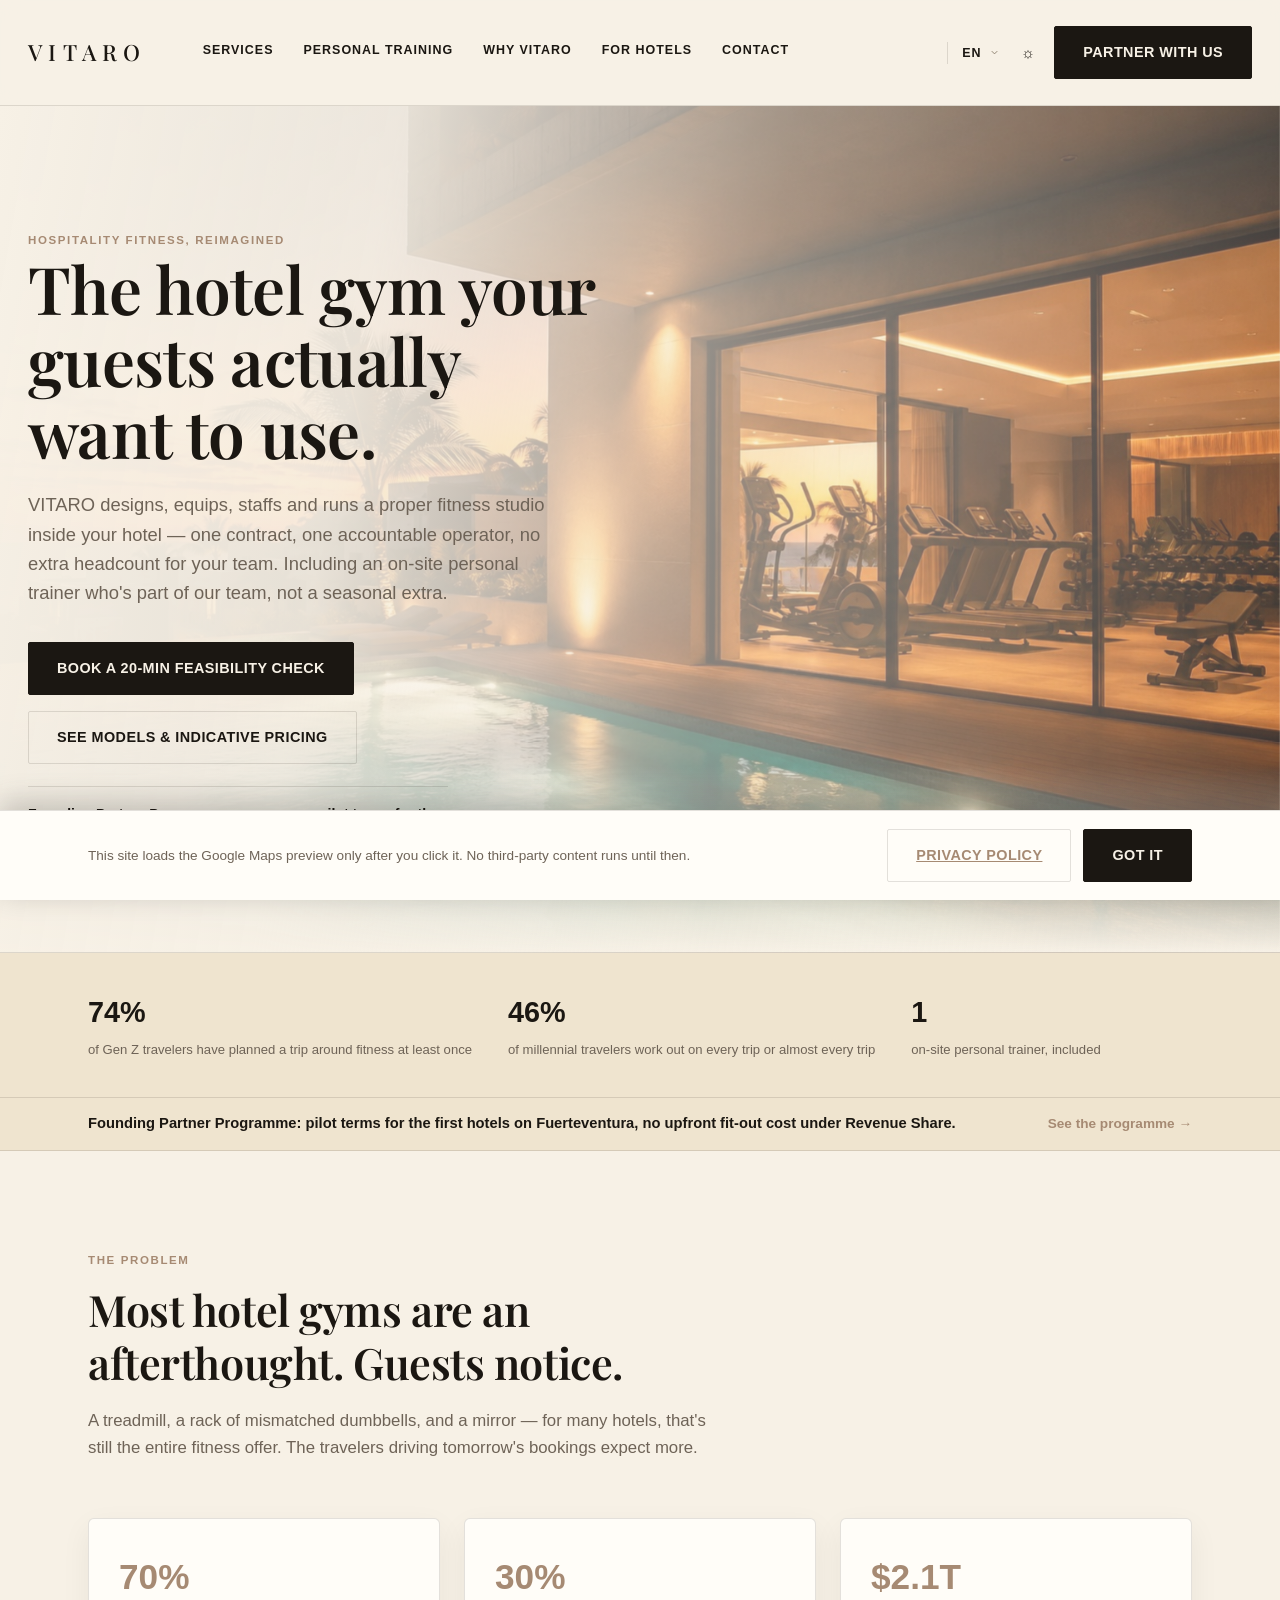
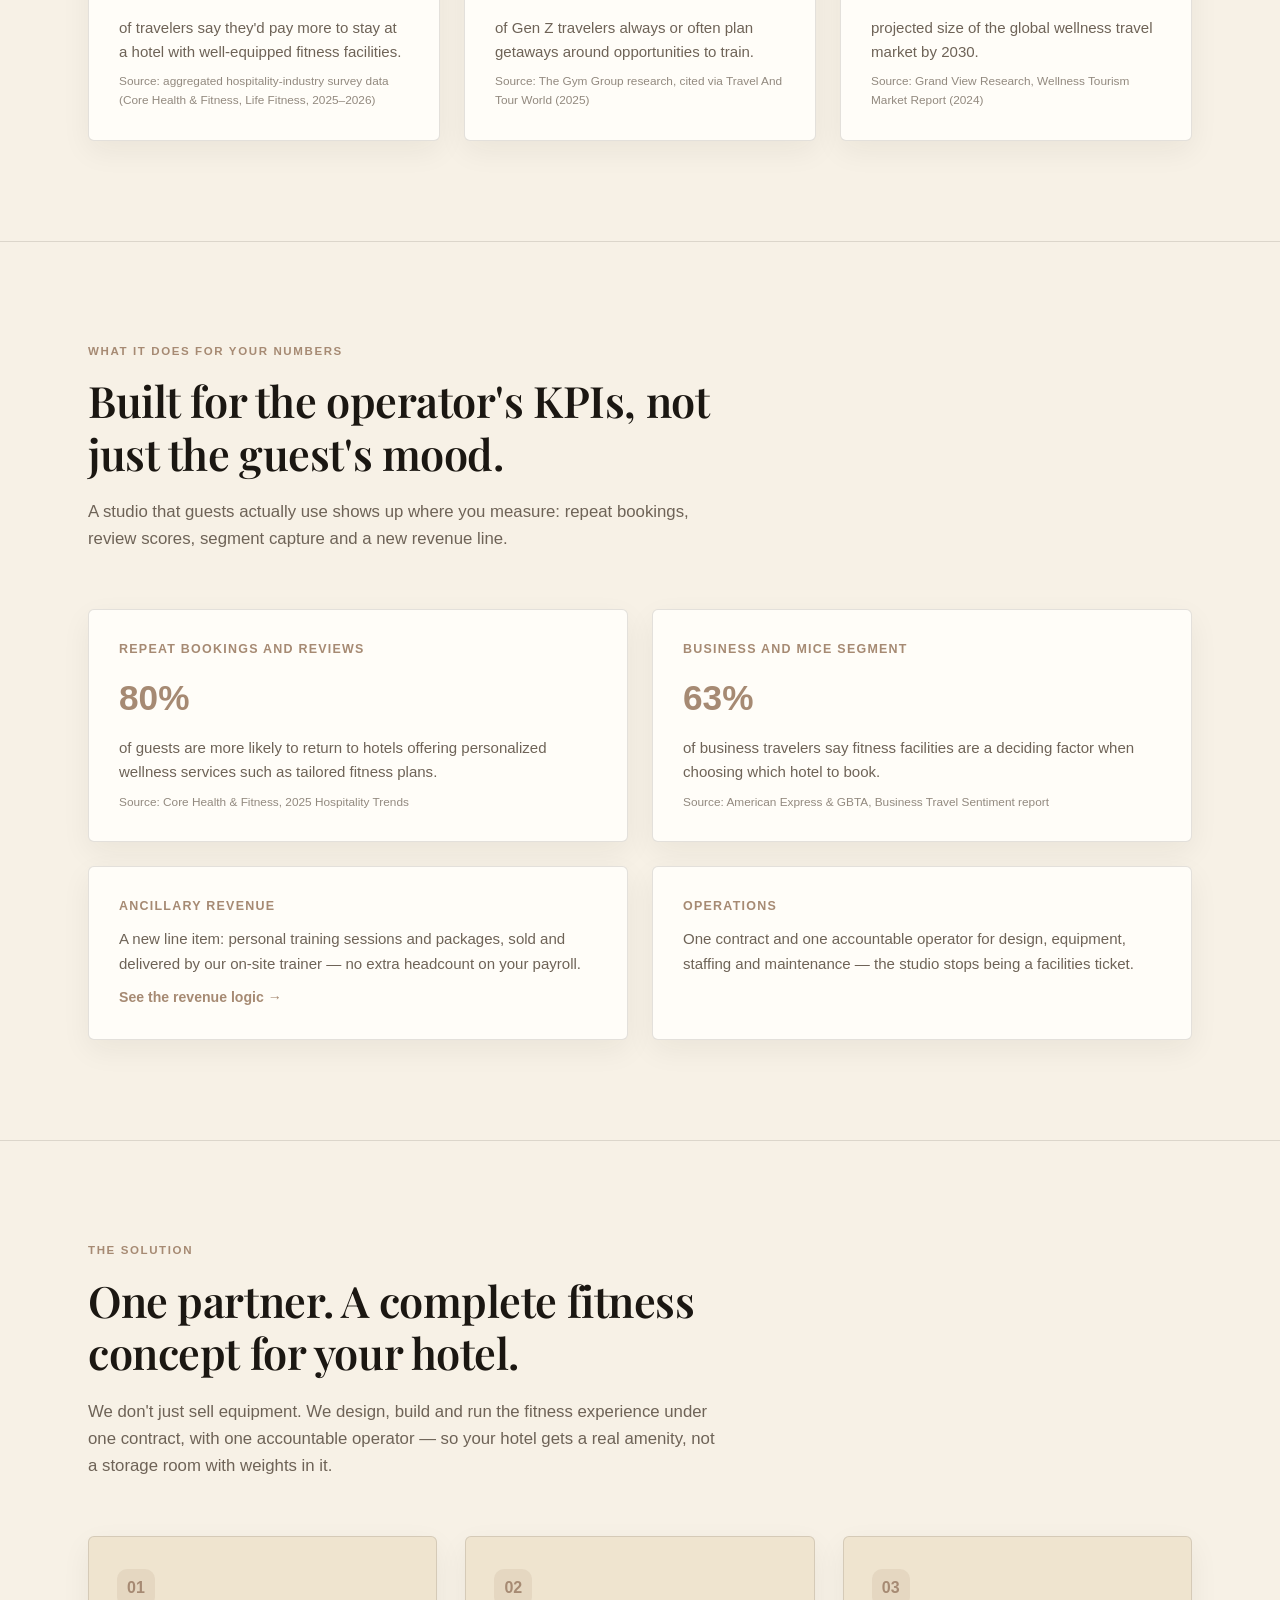
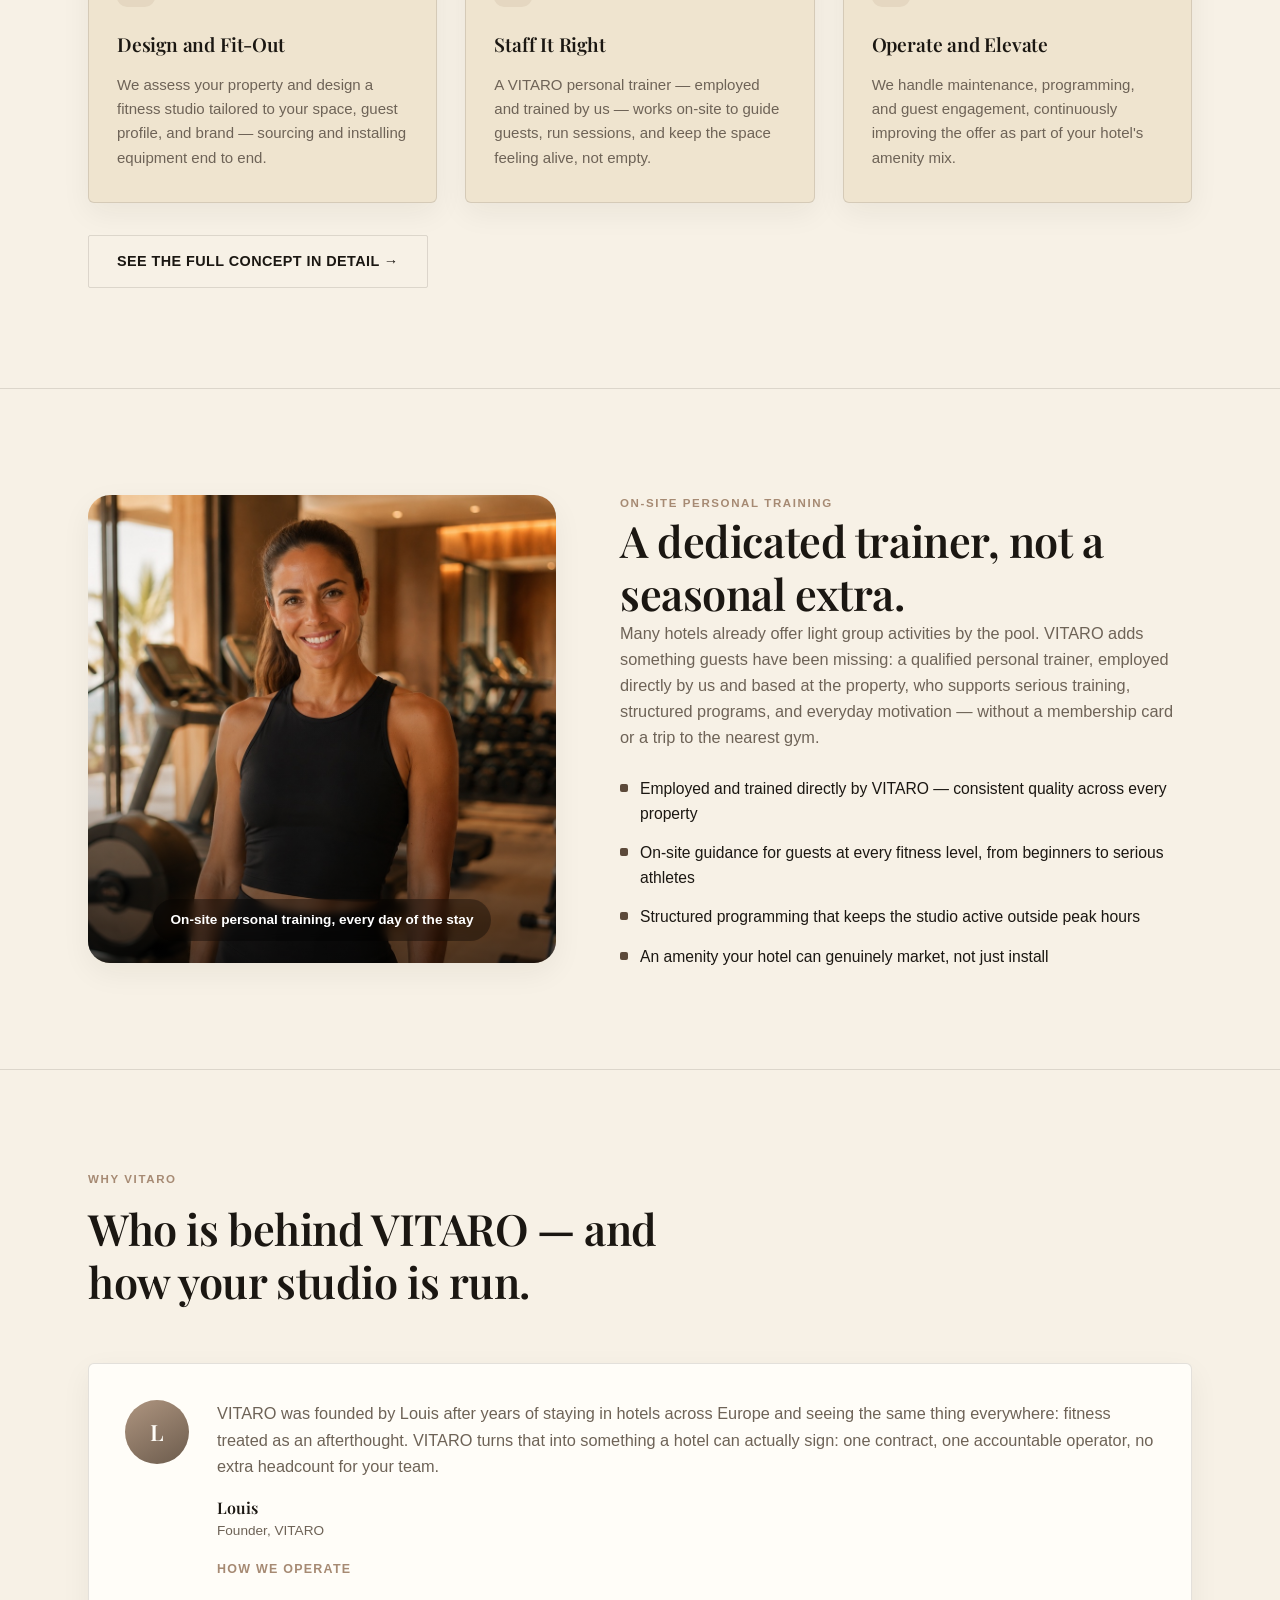
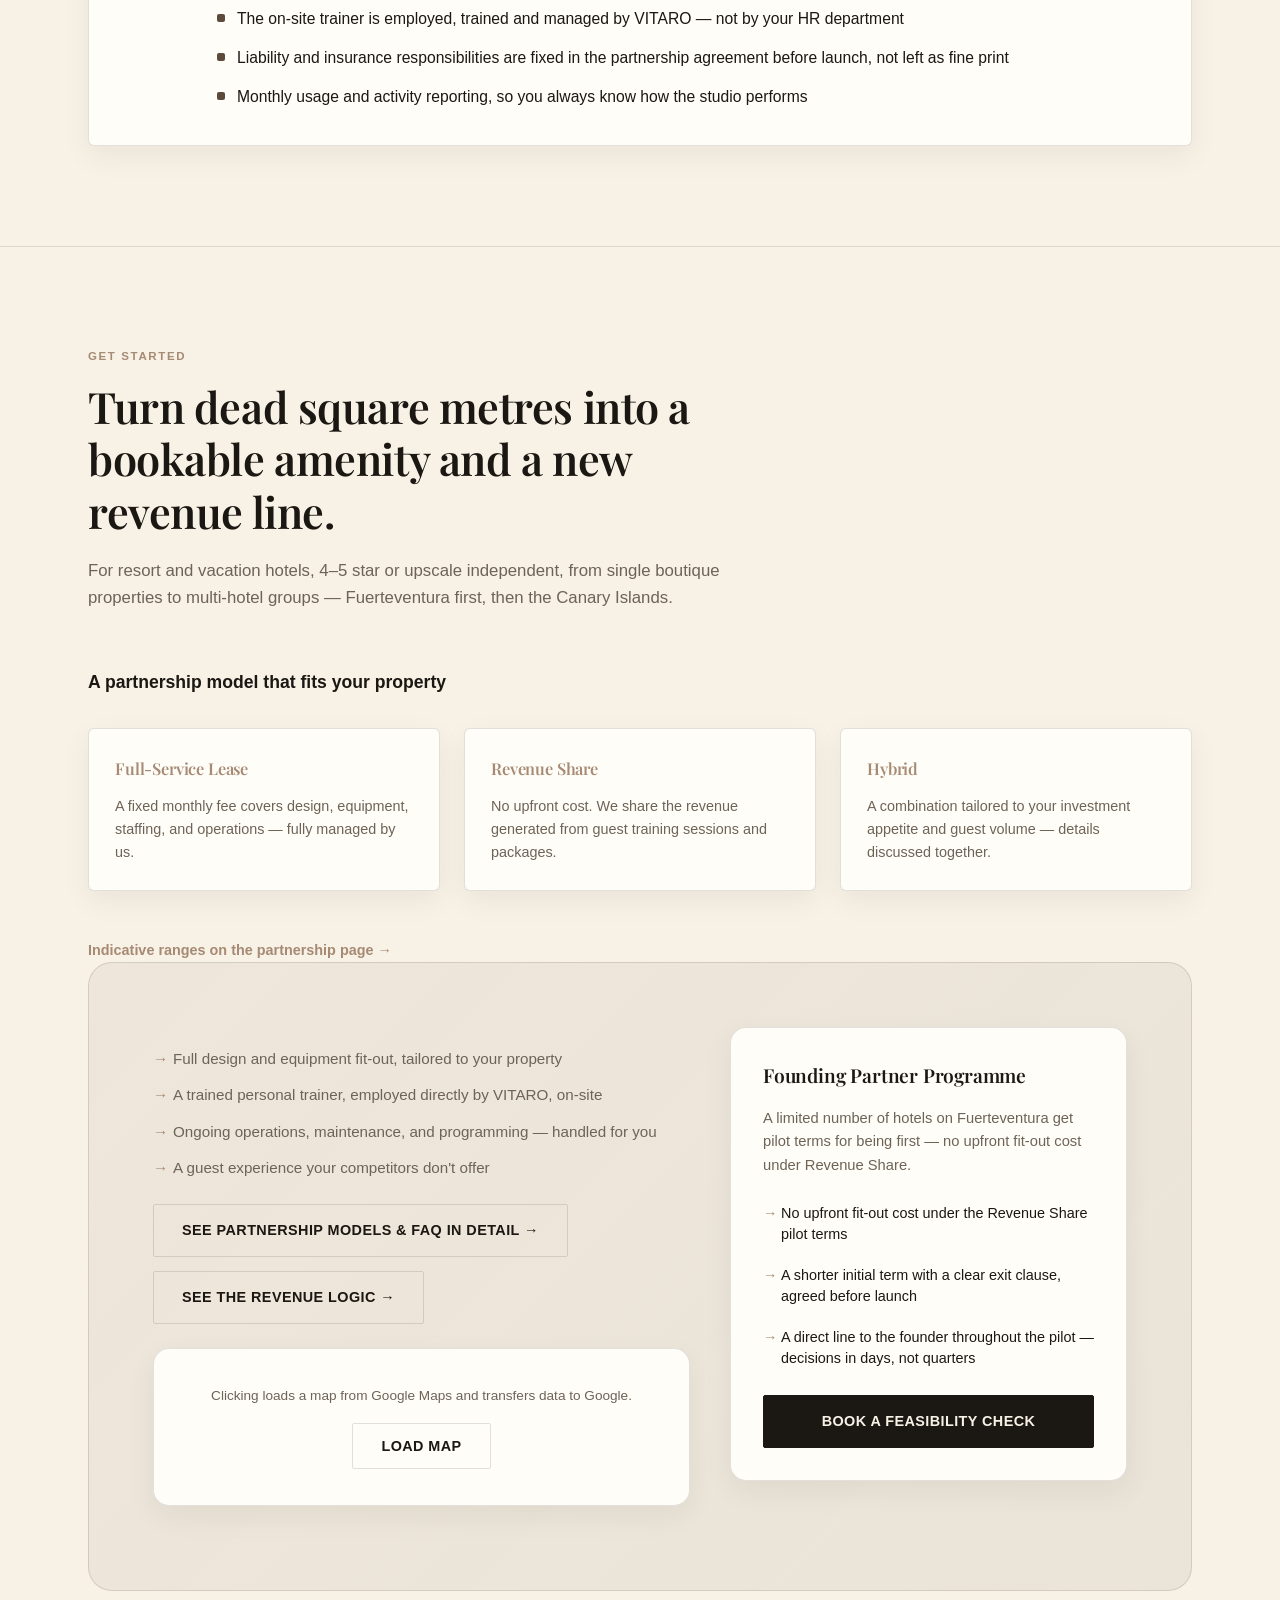
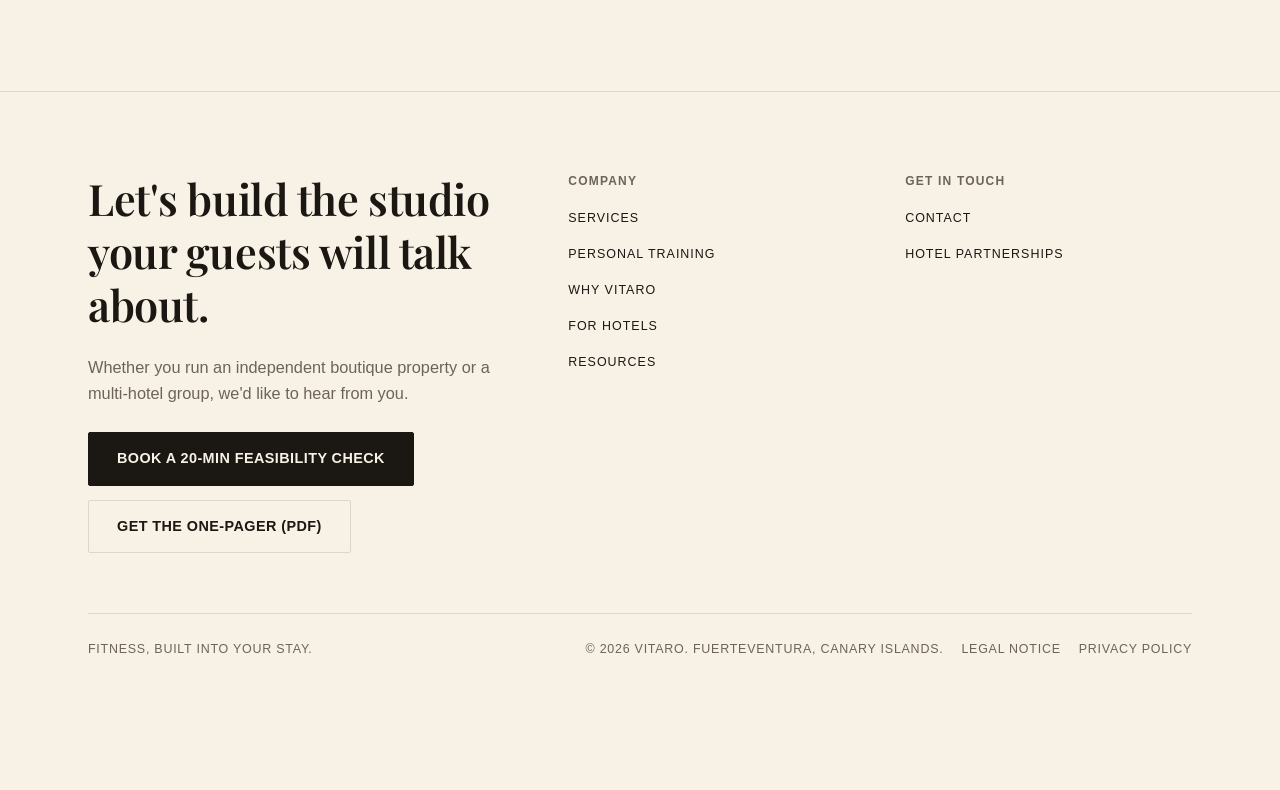
<file: index.html>
<!DOCTYPE html>
<html lang="en" data-theme="light">
<head>
    <meta name="robots" content="noindex, nofollow">
<meta charset="UTF-8">
<meta name="viewport" content="width=device-width, initial-scale=1.0">
<title id="pageTitle">VITARO — Fitness, Built Into Your Stay</title>
<meta name="description" content="VITARO designs, equips, and staffs professional fitness studios inside hotels — including an on-site personal trainer employed directly by us. Starting on Fuerteventura.">
<link rel="canonical" href="https://vitaro-concept.example/">
<meta property="og:type" content="website">
<meta property="og:site_name" content="VITARO">
<meta property="og:title" content="VITARO — Fitness, Built Into Your Stay">
<meta property="og:description" content="Hotel fitness studios, designed, equipped and staffed — including an on-site personal trainer employed directly by VITARO.">
<meta property="og:image" content="https://vitaro-concept.example/assets/media/vitaro-hero-desktop.jpg">
<meta property="og:url" content="https://vitaro-concept.example/">
<meta name="twitter:card" content="summary_large_image">
<link rel="icon" href="data:image/svg+xml,%3Csvg xmlns='http://www.w3.org/2000/svg' viewBox='0 0 100 100'%3E%3Crect width='100' height='100' rx='20' fill='%23f5efe6'/%3E%3Ctext x='50' y='69' font-size='58' font-family='Arial' font-weight='900' fill='%23181410' text-anchor='middle'%3EV%3C/text%3E%3C/svg%3E">
<script>
  (function(){
    try{
      var stored = localStorage.getItem('vitaro-theme');
      var theme;
      if(stored === 'dark' || stored === 'light'){
        theme = stored;
      } else {
        theme = (window.matchMedia && window.matchMedia('(prefers-color-scheme: dark)').matches) ? 'dark' : 'light';
      }
      document.documentElement.setAttribute('data-theme', theme);
    }catch(e){}
  })();
</script>
<link rel="preconnect" href="https://fonts.googleapis.com">
<link rel="preconnect" href="https://fonts.gstatic.com" crossorigin>
<link href="https://fonts.googleapis.com/css2?family=Playfair+Display:wght@500;600;700&display=swap" rel="stylesheet">
<link rel="stylesheet" href="assets/css/style.css?v=66">
<script type="application/ld+json">
{
  "@context": "https://schema.org",
  "@type": "Organization",
  "name": "VITARO",
  "url": "https://vitaro-concept.example/",
  "description": "VITARO designs, equips, and staffs professional fitness studios inside hotels, including a directly-employed on-site personal trainer.",
  "areaServed": "Canary Islands, Spain"
}
</script>
</head>
<body class="home">

<a class="skip-link" href="#main" data-i18n="a11y.skip">Skip to content</a>

<header>
  <div class="wrap">
    <nav>
      <a class="logo" href="index.html">VITARO</a>

      <button class="menu-toggle" id="menuToggle" aria-label="Toggle menu" aria-expanded="false" onclick="toggleMobileMenu()">
        <span></span><span></span><span></span>
      </button>

      <div class="nav-panel" id="navPanel">
        <div class="nav-links">
          <a href="leistungen.html" data-i18n="nav.leistungen">Leistungen</a>
          <a href="index.html#trainers" data-i18n="nav.trainers">Personal Training</a>
          <a href="index.html#founder" data-i18n="nav.founder">Why VITARO</a>
          <a href="partnerschaft.html" data-i18n="nav.partnerschaft">For Hotels</a>
          <a href="kontakt.html" data-i18n="nav.contact">Contact</a>
        </div>
        <div class="nav-cta">
          <select class="lang-select" id="langSelect" aria-label="Language" onchange="applyLang(this.value)">
            <option value="en">EN</option>
            <option value="de">DE</option>
            <option value="es">ES</option>
          </select>
          <button class="theme-toggle" onclick="toggleTheme()" aria-label="Toggle light / dark mode" title="Toggle light / dark mode">
            <span class="icon-dark">&#9789;</span>
            <span class="icon-light">&#9788;</span>
          </button>
          <a href="kontakt.html" class="btn btn-primary" data-i18n="nav.cta">Partner With Us</a>
        </div>
      </div>
    </nav>
  </div>
</header>

<div class="nav-backdrop" id="navBackdrop" onclick="closeMobileMenu()"></div>

<main id="main">

<section class="hero">
  <div class="hero-bg" id="heroBg" role="img" aria-label="Concept visual: hotel fitness studio — pool view, cardio area, and free-weight zone">
    <div class="hero-bg-slide active"></div>
    <div class="hero-bg-slide"></div>
    <div class="hero-bg-slide"></div>
    <div class="hero-bg-slide"></div>
    <div class="hero-bg-slide"></div>
    <div class="hero-bg-slide"></div>
  </div>
  <div class="hero-overlay"></div>
  <div class="wrap hero-content hero-inner">
    <span class="eyebrow" data-i18n="hero.eyebrow">Hospitality Fitness, Reimagined</span>
    <h1 data-i18n="hero.h1">The hotel gym your guests actually want to use.</h1>
    <p class="lead" data-i18n="hero.lead">VITARO designs, equips, and staffs a proper fitness studio inside your hotel — including an on-site personal trainer who's part of our team, not a seasonal extra.</p>
    <div class="hero-actions">
      <a href="kontakt.html#contactForm" data-booking-link class="btn btn-primary" data-i18n="hero.btn1">Book a 20-min feasibility check</a>
      <a href="partnerschaft.html#models" class="btn btn-ghost" data-i18n="hero.btn2">See models &amp; indicative pricing</a>
    </div>
    <p class="hero-proof"><a href="partnerschaft.html#founding" data-i18n="hero.proof">Founding Partner Programme now open — pilot terms for the first hotels on Fuerteventura</a></p>
    <p class="hero-links"><a href="partnerschaft.html#onepager" data-i18n="hero.pdf">Download the 2-page overview (PDF) →</a></p>
  </div>
</section>

<div class="hero-stats-band">
  <div class="wrap hero-stats">
    <div class="stat"><b>74%</b><span data-i18n="hero.stat1">of Gen Z travelers have planned a trip around fitness at least once</span></div>
    <div class="stat"><b>46%</b><span data-i18n="hero.stat4">of millennial travelers work out on every trip or almost every trip</span></div>
    <div class="stat"><b>1</b><span data-i18n="hero.stat3">on-site personal trainer, included</span></div>
  </div>
</div>

<div class="proof-strip">
  <div class="wrap proof-inner">
    <span class="p-text" data-i18n="offer.strip.text">Founding Partner Programme: pilot terms for the first hotels on Fuerteventura, no upfront fit-out cost under Revenue Share.</span>
    <a href="partnerschaft.html#founding" data-i18n="offer.strip.link">See the programme →</a>
  </div>
</div>

<section id="problem">
  <div class="wrap">
    <div class="section-head">
      <span class="eyebrow" data-i18n="problem.eyebrow">The Problem</span>
      <h2 data-i18n="problem.h2">Most hotel gyms are an afterthought. Guests notice.</h2>
      <p data-i18n="problem.p">A treadmill, a rack of mismatched dumbbells, and a mirror — for many hotels, that's still the entire fitness offer. The travelers driving tomorrow's bookings expect more.</p>
    </div>
    <div class="problem-grid">
      <div class="problem-card">
        <b>70%</b>
        <p data-i18n="problem.card1">of travelers say they'd pay more to stay at a hotel with well-equipped fitness facilities.</p>
        <span class="source-note" data-i18n="problem.card1.source">Source: aggregated hospitality-industry survey data</span>
      </div>
      <div class="problem-card">
        <b>30%</b>
        <p data-i18n="problem.card2">of Gen Z travelers always or often plan getaways around opportunities to train.</p>
        <span class="source-note" data-i18n="problem.card2.source">Source: The Gym Group research</span>
      </div>
      <div class="problem-card">
        <b>$2.1T</b>
        <p data-i18n="problem.card3">projected size of the global wellness travel market by 2030.</p>
        <span class="source-note" data-i18n="problem.card3.source">Source: Grand View Research</span>
      </div>
    </div>
  </div>
</section>

<section id="outcomes">
  <div class="wrap">
    <div class="section-head">
      <span class="eyebrow" data-i18n="kpi.eyebrow">What it does for your numbers</span>
      <h2 data-i18n="kpi.h2">Built for the operator's KPIs, not just the guest's mood.</h2>
      <p data-i18n="kpi.p">A studio that guests actually use shows up where you measure: repeat bookings, review scores, segment capture and a new revenue line.</p>
    </div>
    <div class="problem-grid cols-2">
      <div class="problem-card">
        <h4 data-i18n="kpi.card1.h4">Repeat bookings and reviews</h4>
        <b>80%</b>
        <p data-i18n="kpi.card1.p">of guests are more likely to return to hotels offering personalized wellness services such as tailored fitness plans.</p>
        <span class="source-note" data-i18n="kpi.card1.source">Source: Core Health &amp; Fitness, 2025 Hospitality Trends</span>
      </div>
      <div class="problem-card">
        <h4 data-i18n="kpi.card2.h4">Business and MICE segment</h4>
        <b>63%</b>
        <p data-i18n="kpi.card2.p">of business travelers say fitness facilities are a deciding factor when choosing which hotel to book.</p>
        <span class="source-note" data-i18n="kpi.card2.source">Source: American Express &amp; GBTA, Business Travel Sentiment report</span>
      </div>
      <div class="problem-card">
        <h4 data-i18n="kpi.card3.h4">Ancillary revenue</h4>
        <p data-i18n="kpi.card3.p">A new line item: personal training sessions and packages, sold and delivered by our on-site trainer — no extra headcount on your payroll.</p>
        <a href="partnerschaft.html#economics" class="card-link" data-i18n="hotels.econ">See the revenue logic →</a>
      </div>
      <div class="problem-card">
        <h4 data-i18n="kpi.card4.h4">Operations</h4>
        <p data-i18n="kpi.card4.p">One contract and one accountable operator for design, equipment, staffing and maintenance — the studio stops being a facilities ticket.</p>
      </div>
    </div>
  </div>
</section>

<section id="concept">
  <div class="wrap">
    <div class="section-head">
      <span class="eyebrow" data-i18n="concept.eyebrow">The Solution</span>
      <h2 data-i18n="concept.h2">One partner. A complete fitness concept for your hotel.</h2>
      <p data-i18n="concept.p">We don't just sell equipment. We design, build, and run the fitness experience — so your hotel gets a real amenity, not a storage room with weights in it.</p>
    </div>
    <div class="steps">
      <div class="step">
        <div class="num">01</div>
        <h3 data-i18n="concept.step1.h3">Design and Fit-Out</h3>
        <p data-i18n="concept.step1.p">We assess your property and design a fitness studio tailored to your space, guest profile, and brand — sourcing and installing equipment end to end.</p>
      </div>
      <div class="step">
        <div class="num">02</div>
        <h3 data-i18n="concept.step2.h3">Staff It Right</h3>
        <p data-i18n="concept.step2.p">A VITARO personal trainer — employed and trained by us — works on-site to guide guests, run sessions, and keep the space feeling alive, not empty.</p>
      </div>
      <div class="step">
        <div class="num">03</div>
        <h3 data-i18n="concept.step3.h3">Operate and Elevate</h3>
        <p data-i18n="concept.step3.p">We handle maintenance, programming, and guest engagement, continuously improving the offer as part of your hotel's amenity mix.</p>
      </div>
    </div>
    <p style="margin-top:32px;"><a href="leistungen.html" class="btn btn-ghost" data-i18n="concept.more">See the full concept in detail →</a></p>
  </div>
</section>

<section id="trainers">
  <div class="wrap split">
    <div class="split-visual" role="img" aria-label="VITARO personal trainer on-site at a hotel fitness studio">
      <div class="caption" data-i18n="trainers.visualCaption">On-site personal training, every day of the stay</div>
    </div>
    <div>
      <span class="eyebrow" data-i18n="trainers.eyebrow">On-Site Personal Training</span>
      <h2 data-i18n="trainers.h2">A dedicated trainer, not a seasonal extra.</h2>
      <p data-i18n="trainers.p">Many hotels already offer light group activities by the pool. VITARO adds something guests have been missing: a qualified personal trainer, employed directly by us and based at the property, who supports serious training, structured programs, and everyday motivation — without a membership card or a trip to the nearest gym.</p>
      <ul class="checklist">
        <li data-i18n="trainers.li1">Employed and trained directly by VITARO — consistent quality across every property</li>
        <li data-i18n="trainers.li2">On-site guidance for guests at every fitness level, from beginners to serious athletes</li>
        <li data-i18n="trainers.li3">Structured programming that keeps the studio active outside peak hours</li>
        <li data-i18n="trainers.li4">An amenity your hotel can genuinely market, not just install</li>
      </ul>
    </div>
  </div>
</section>

<section id="founder">
  <div class="wrap">
    <div class="section-head">
      <span class="eyebrow" data-i18n="founder.eyebrow">Why VITARO</span>
      <h2 data-i18n="founder.h2">Who is behind VITARO — and how your studio is run.</h2>
    </div>
    <div class="founder-block">
      <div class="founder-avatar">L</div>
      <div>
        <p data-i18n="founder.p">VITARO was founded by Louis after years of staying in hotels across Europe and seeing the same thing everywhere: fitness treated as an afterthought. VITARO turns that into something a hotel can actually sign: one contract, one accountable operator, no extra headcount for your team.</p>
        <div class="founder-name">Louis</div>
        <div class="founder-role" data-i18n="founder.role">Founder, VITARO</div>
        <div class="founder-ops">
          <h4 data-i18n="founder.ops.h4">How we operate</h4>
          <ul class="checklist">
            <li data-i18n="founder.ops.li1">The on-site trainer is employed, trained and managed by VITARO — not by your HR department</li>
            <li data-i18n="founder.ops.li2">Liability and insurance responsibilities are fixed in the partnership agreement before launch, not left as fine print</li>
            <li data-i18n="founder.ops.li3">Monthly usage and activity reporting, so you always know how the studio performs</li>
          </ul>
        </div>
      </div>
    </div>
  </div>
</section>

<section id="hotels">
  <div class="wrap">
    <div class="section-head">
      <span class="eyebrow" data-i18n="hotels.eyebrow">Get Started</span>
      <h2 data-i18n="hotels.h2">Turn dead square metres into a bookable amenity and a new revenue line.</h2>
      <p data-i18n="icp.p">For resort and vacation hotels, 4–5 star or upscale independent, from single boutique properties to multi-hotel groups — Fuerteventura first, then the Canary Islands.</p>
    </div>

    <div class="models-title" data-i18n="hotels.models.title">A partnership model that fits your property</div>
    <div class="models-grid">
      <div class="model-card">
        <h3 data-i18n="hotels.models.card1.h3">Full-Service Lease</h3>
        <p data-i18n="hotels.models.card1.p">A fixed monthly fee covers design, equipment, staffing, and operations — fully managed by us.</p>
      </div>
      <div class="model-card">
        <h3 data-i18n="hotels.models.card2.h3">Revenue Share</h3>
        <p data-i18n="hotels.models.card2.p">No upfront cost. We share the revenue generated from guest training sessions and packages.</p>
      </div>
      <div class="model-card">
        <h3 data-i18n="hotels.models.card3.h3">Hybrid</h3>
        <p data-i18n="hotels.models.card3.p">A combination tailored to your investment appetite and guest volume — details discussed together.</p>
      </div>
    </div>

    <p class="model-price-teaser"><a href="partnerschaft.html#models" data-i18n="hotels.models.price">Indicative ranges on the partnership page →</a></p>

    <div class="partner-band">
      <div>
        <ul>
          <li data-i18n="hotels.li1">Full design and equipment fit-out, tailored to your property</li>
          <li data-i18n="hotels.li2">A trained personal trainer, employed directly by VITARO, on-site</li>
          <li data-i18n="hotels.li3">Ongoing operations, maintenance, and programming — handled for you</li>
          <li data-i18n="hotels.li4">A guest experience your competitors don't offer</li>
        </ul>
        <p style="margin-top:24px;display:flex;gap:14px;flex-wrap:wrap;"><a href="partnerschaft.html" class="btn btn-ghost" data-i18n="hotels.more">See partnership models &amp; FAQ in detail →</a><a href="partnerschaft.html#economics" class="btn btn-ghost" data-i18n="hotels.econ">See the revenue logic →</a></p>
        <div class="map-consent" id="mapHome" style="margin-top:24px;" data-map-src="https://www.google.com/maps?q=Fuerteventura,+Spain&output=embed" data-map-title="VITARO target region — Fuerteventura">
          <div class="map-consent-placeholder">
            <p data-i18n="map.consent.text">Clicking loads a map from Google Maps and transfers data to Google.</p>
            <button class="btn btn-ghost" onclick="loadMap('mapHome')" data-i18n="map.consent.btn">Load map</button>
          </div>
        </div>
      </div>
      <div>
        <div class="partner-card">
          <h3 data-i18n="hotels.card.h3">Founding Partner Programme</h3>
          <p data-i18n="hotels.card.p">A limited number of hotels on Fuerteventura get pilot terms for being first — no upfront fit-out cost under Revenue Share.</p>
          <ul class="partner-list">
            <li data-i18n="offer.li1">No upfront fit-out cost under the Revenue Share pilot terms</li>
            <li data-i18n="offer.li2">A shorter initial term with a clear exit clause, agreed before launch</li>
            <li data-i18n="offer.li3">A direct line to the founder throughout the pilot — decisions in days, not quarters</li>
          </ul>
          <a href="kontakt.html#contactForm" data-booking-link class="btn btn-primary" style="width:100%;justify-content:center;" data-i18n="hotels.card.btn">Book a feasibility check</a>
        </div>
      </div>
    </div>
  </div>
</section>

</main>

<footer id="contact">
  <div class="wrap">
    <div class="footer-top">
      <div>
        <h2 data-i18n="footer.h2">Let's build the studio your guests will talk about.</h2>
        <p data-i18n="footer.p">Whether you run an independent boutique property or a multi-hotel group, we'd like to hear from you.</p>
        <div style="margin-top:26px;display:flex;gap:14px;flex-wrap:wrap;">
          <a href="kontakt.html#contactForm" data-booking-link class="btn btn-primary" data-i18n="footer.btn1">Contact Us</a>
          <a href="partnerschaft.html#onepager" class="btn btn-ghost" data-i18n="footer.btn2">Request Partner Info</a>
        </div>
      </div>
      <div class="footer-col">
        <h4 data-i18n="footer.col1.h4">Company</h4>
        <a href="leistungen.html" data-i18n="nav.leistungen">Leistungen</a>
        <a href="index.html#trainers" data-i18n="nav.trainers">Personal Training</a>
        <a href="index.html#founder" data-i18n="nav.founder">Why VITARO</a>
        <a href="partnerschaft.html" data-i18n="nav.partnerschaft">For Hotels</a>
        <a href="ressourcen.html" data-i18n="footer.link.resources">Resources</a>
      </div>
      <div class="footer-col">
        <h4 data-i18n="footer.col2.h4">Get in Touch</h4>
        <a href="kontakt.html" data-i18n="nav.contact">Contact</a>
        <a href="partnerschaft.html" data-i18n="footer.link.hotelPartnerships">Hotel Partnerships</a>
      </div>
    </div>
    <div class="footer-bottom">
      <span data-i18n="footer.bottom.tagline">Fitness, built into your stay.</span>
      <div class="footer-legal">
        <span data-i18n="footer.bottom.copyright">© 2026 VITARO. Fuerteventura, Canary Islands.</span>
        <a href="impressum.html" data-i18n="footer.link.impressum">Legal Notice</a>
        <a href="datenschutz.html" data-i18n="footer.link.privacy">Privacy Policy</a>
      </div>
    </div>
  </div>
</footer>

<div class="consent-banner" id="consentBanner">
  <div class="wrap consent-inner">
    <p data-i18n="consent.banner.text">This site loads the Google Maps preview only after you click it. No third-party content runs until then.</p>
    <div class="consent-actions">
      <a href="datenschutz.html" class="btn btn-ghost" data-i18n="consent.banner.link">Privacy Policy</a>
      <button class="btn btn-primary" id="consentDismiss" data-i18n="consent.banner.dismiss">Got it</button>
    </div>
  </div>
</div>

<script src="assets/js/main.js?v=17"></script>
<script src="assets/js/i18n.js?v=19"></script>
<script src="assets/js/consent.js?v=5"></script>
</body>
</html>
</file>
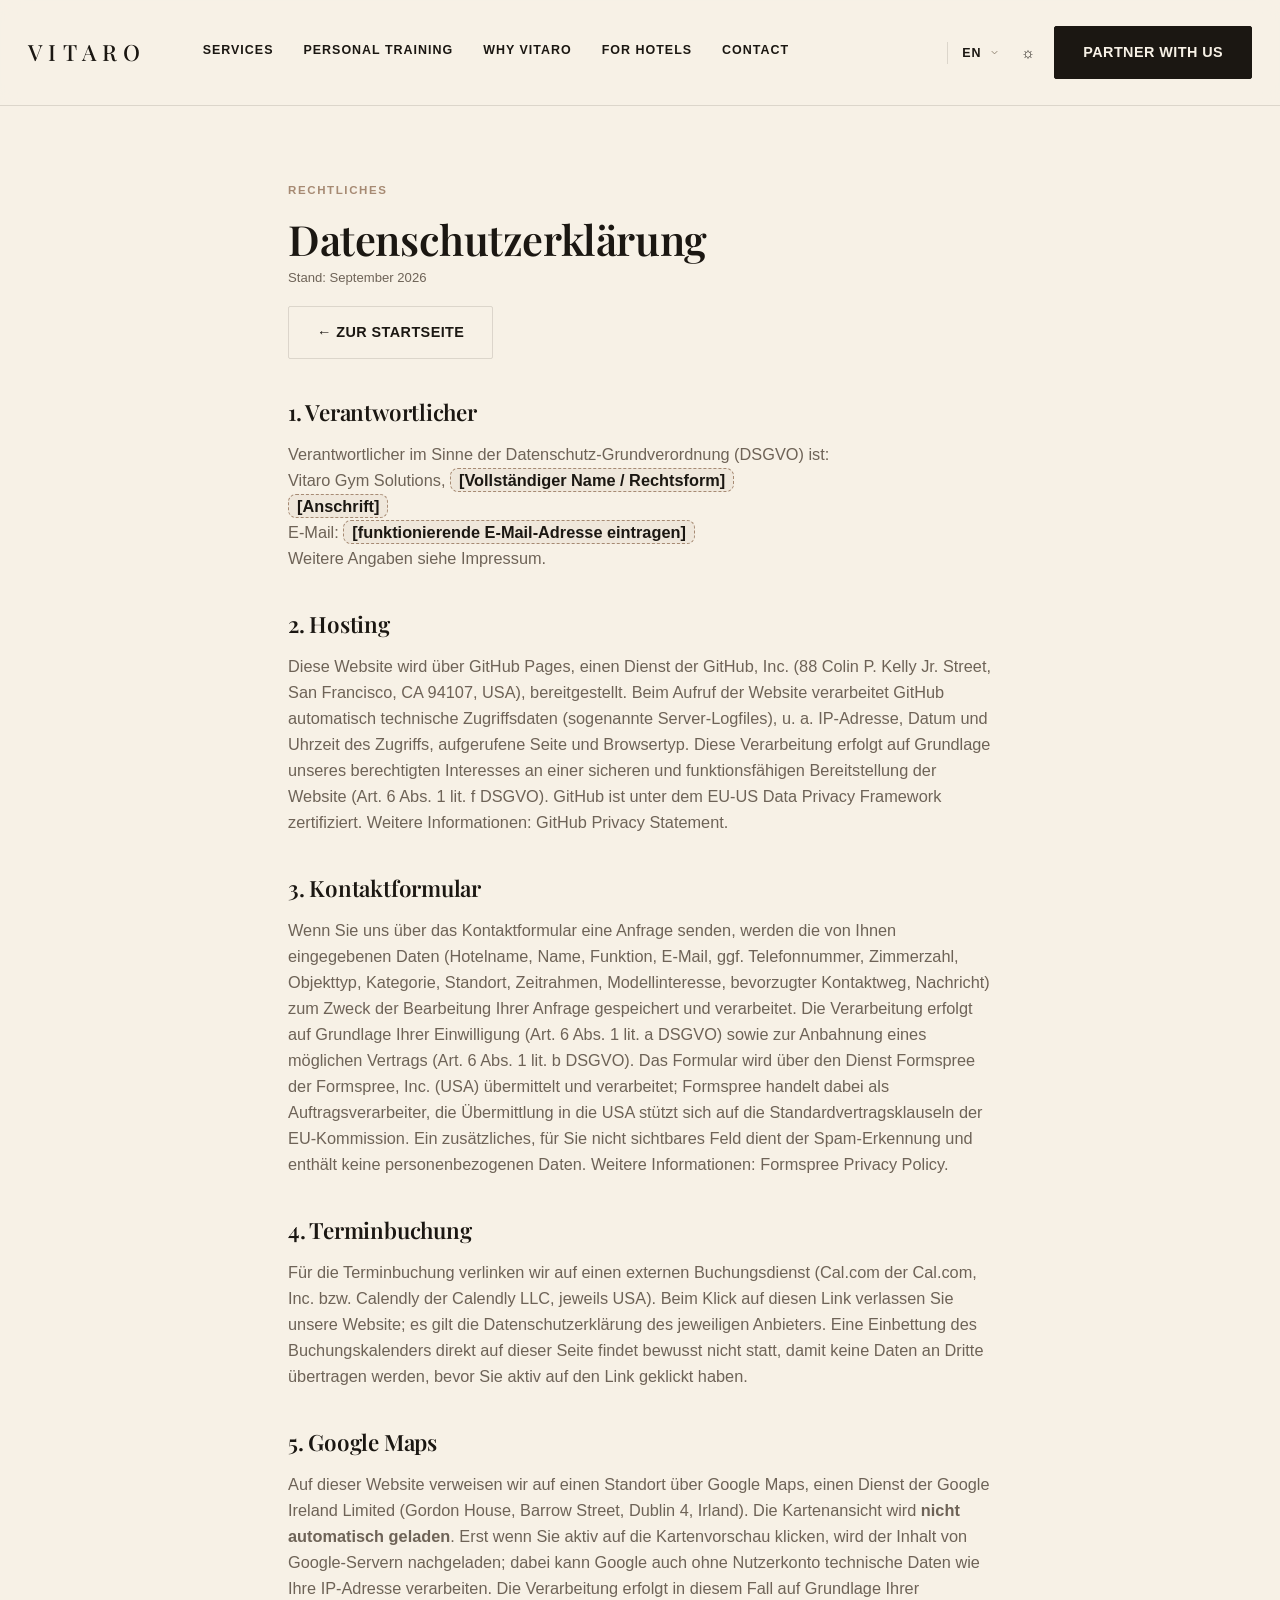
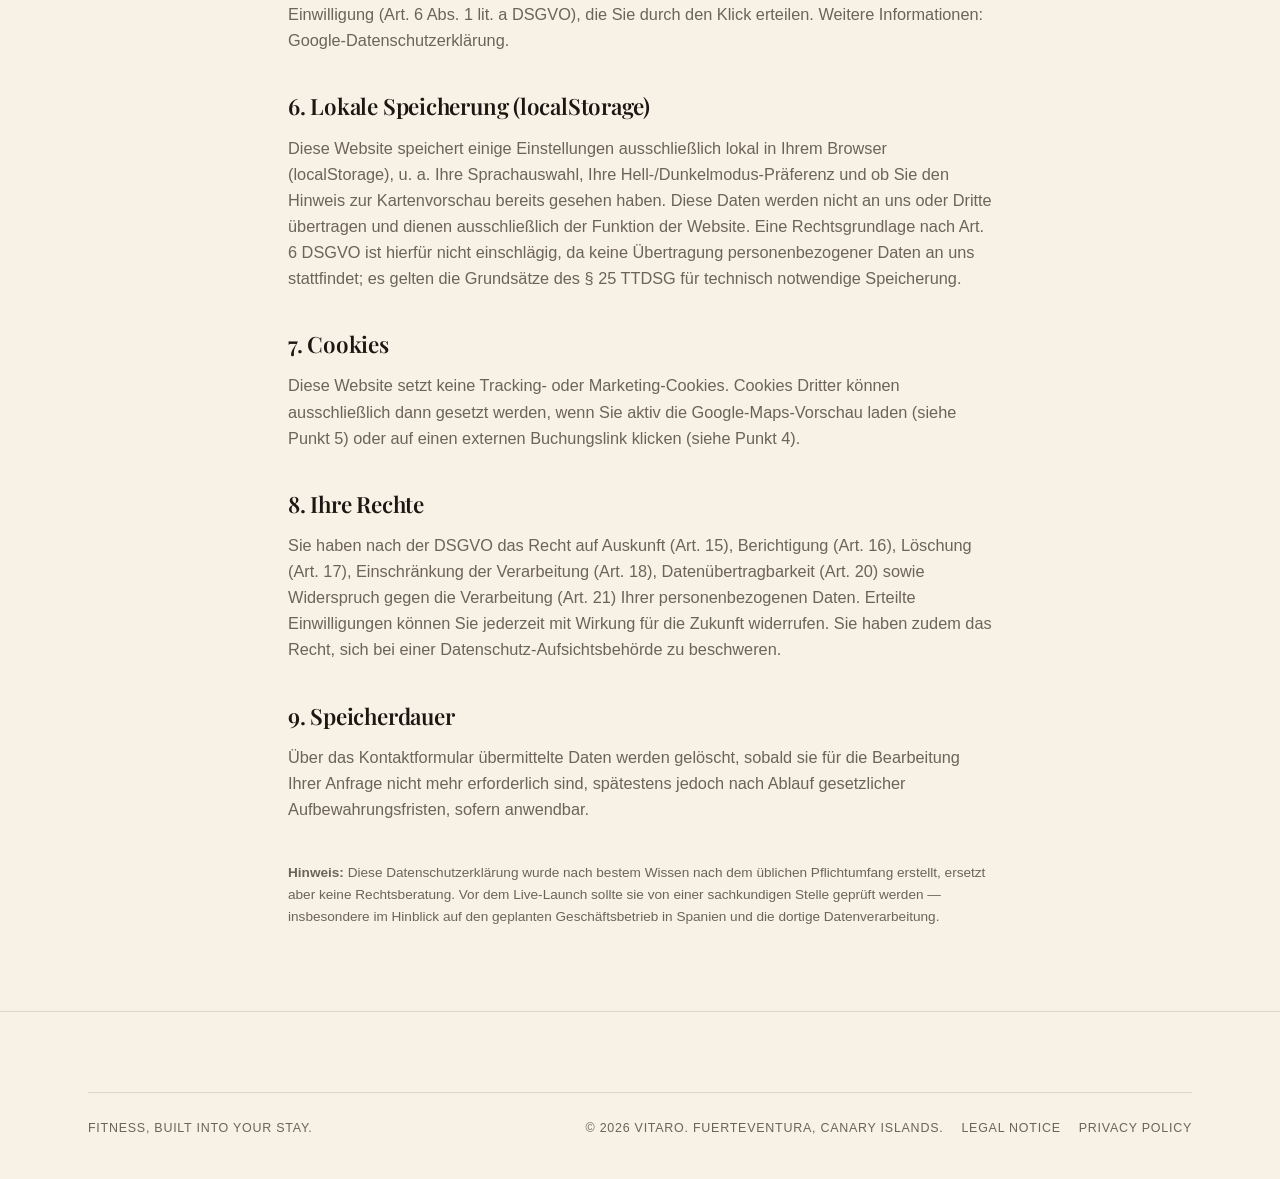
<file: datenschutz.html>
<!DOCTYPE html>
<html lang="de" data-theme="light">
<head>
<meta charset="UTF-8">
<meta name="viewport" content="width=device-width, initial-scale=1.0">
<title>Datenschutzerklärung — VITARO</title>
<meta name="description" content="Datenschutzerklärung von VITARO gemäß DSGVO.">
<meta name="robots" content="noindex">
<link rel="canonical" href="https://vitaro-concept.example/datenschutz.html">
<link rel="icon" href="data:image/svg+xml,%3Csvg xmlns='http://www.w3.org/2000/svg' viewBox='0 0 100 100'%3E%3Crect width='100' height='100' rx='20' fill='%23f5efe6'/%3E%3Ctext x='50' y='69' font-size='58' font-family='Arial' font-weight='900' fill='%23181410' text-anchor='middle'%3EV%3C/text%3E%3C/svg%3E">
<script>
  (function(){
    try{
      var stored = localStorage.getItem('vitaro-theme');
      var theme;
      if(stored === 'dark' || stored === 'light'){ theme = stored; }
      else { theme = (window.matchMedia && window.matchMedia('(prefers-color-scheme: dark)').matches) ? 'dark' : 'light'; }
      document.documentElement.setAttribute('data-theme', theme);
    }catch(e){}
  })();
</script>
<link rel="preconnect" href="https://fonts.googleapis.com">
<link rel="preconnect" href="https://fonts.gstatic.com" crossorigin>
<link href="https://fonts.googleapis.com/css2?family=Playfair+Display:wght@500;600;700&display=swap" rel="stylesheet">
<link rel="stylesheet" href="assets/css/style.css?v=66">
</head>
<body data-title-key="__static__">

<a class="skip-link" href="#main">Zum Inhalt springen</a>

<header>
  <div class="wrap">
    <nav>
      <a class="logo" href="index.html">VITARO</a>
      <button class="menu-toggle" id="menuToggle" aria-label="Menü umschalten" aria-expanded="false" onclick="toggleMobileMenu()">
        <span></span><span></span><span></span>
      </button>
      <div class="nav-panel" id="navPanel">
        <div class="nav-links">
          <a href="leistungen.html" data-i18n="nav.leistungen">Leistungen</a>
          <a href="index.html#trainers" data-i18n="nav.trainers">Personal Training</a>
          <a href="index.html#founder" data-i18n="nav.founder">Warum VITARO</a>
          <a href="partnerschaft.html" data-i18n="nav.partnerschaft">Für Hotels</a>
          <a href="kontakt.html" data-i18n="nav.contact">Kontakt</a>
        </div>
        <div class="nav-cta">
          <select class="lang-select" id="langSelect" aria-label="Sprache" onchange="applyLang(this.value)">
            <option value="en">EN</option><option value="de">DE</option><option value="es">ES</option>
          </select>
          <button class="theme-toggle" onclick="toggleTheme()" aria-label="Hell-/Dunkelmodus umschalten" title="Hell-/Dunkelmodus umschalten">
            <span class="icon-dark">&#9789;</span><span class="icon-light">&#9788;</span>
          </button>
          <a href="kontakt.html" class="btn btn-primary" data-i18n="nav.cta">Partner werden</a>
        </div>
      </div>
    </nav>
  </div>
</header>

<div class="nav-backdrop" id="navBackdrop" onclick="closeMobileMenu()"></div>

<main id="main">
<section class="section-tight">
  <div class="wrap legal-content">
    <span class="eyebrow">Rechtliches</span>
    <h1 style="margin:14px 0 6px;font-size:clamp(1.5rem,4vw,2.6rem);">Datenschutzerklärung</h1>
    <p class="legal-updated">Stand: September 2026</p>
    <p style="margin:18px 0 0;"><a href="index.html" class="btn btn-ghost">← Zur Startseite</a></p>

    <h2>1. Verantwortlicher</h2>
    <p>
      Verantwortlicher im Sinne der Datenschutz-Grundverordnung (DSGVO) ist:<br>
      Vitaro Gym Solutions, <span class="legal-placeholder">[Vollständiger Name / Rechtsform]</span><br>
      <span class="legal-placeholder">[Anschrift]</span><br>
      E-Mail: <span class="legal-placeholder">[funktionierende E-Mail-Adresse eintragen]</span><br>
      Weitere Angaben siehe <a href="impressum.html">Impressum</a>.
    </p>

    <h2>2. Hosting</h2>
    <p>
      Diese Website wird über GitHub Pages, einen Dienst der GitHub, Inc. (88 Colin P. Kelly Jr. Street, San Francisco,
      CA 94107, USA), bereitgestellt. Beim Aufruf der Website verarbeitet GitHub automatisch technische Zugriffsdaten
      (sogenannte Server-Logfiles), u. a. IP-Adresse, Datum und Uhrzeit des Zugriffs, aufgerufene Seite und Browsertyp.
      Diese Verarbeitung erfolgt auf Grundlage unseres berechtigten Interesses an einer sicheren und funktionsfähigen
      Bereitstellung der Website (Art. 6 Abs. 1 lit. f DSGVO). GitHub ist unter dem EU-US Data Privacy Framework
      zertifiziert. Weitere Informationen:
      <a href="https://docs.github.com/site-policy/privacy-policies/github-general-privacy-statement" target="_blank" rel="noopener">GitHub Privacy Statement</a>.
    </p>

    <h2>3. Kontaktformular</h2>
    <p>
      Wenn Sie uns über das Kontaktformular eine Anfrage senden, werden die von Ihnen eingegebenen Daten (Hotelname,
      Name, Funktion, E-Mail, ggf. Telefonnummer, Zimmerzahl, Objekttyp, Kategorie, Standort, Zeitrahmen, Modellinteresse,
      bevorzugter Kontaktweg, Nachricht) zum Zweck der Bearbeitung Ihrer Anfrage gespeichert und verarbeitet.
      Die Verarbeitung erfolgt auf Grundlage Ihrer Einwilligung (Art. 6 Abs. 1 lit. a DSGVO) sowie zur Anbahnung eines
      möglichen Vertrags (Art. 6 Abs. 1 lit. b DSGVO). Das Formular wird über den Dienst Formspree der Formspree, Inc.
      (USA) übermittelt und verarbeitet; Formspree handelt dabei als Auftragsverarbeiter, die Übermittlung in die USA
      stützt sich auf die Standardvertragsklauseln der EU-Kommission. Ein zusätzliches, für Sie nicht sichtbares Feld
      dient der Spam-Erkennung und enthält keine personenbezogenen Daten. Weitere Informationen:
      <a href="https://formspree.io/legal/privacy-policy/" target="_blank" rel="noopener">Formspree Privacy Policy</a>.
    </p>

    <h2>4. Terminbuchung</h2>
    <p>
      Für die Terminbuchung verlinken wir auf einen externen Buchungsdienst (Cal.com der Cal.com, Inc. bzw. Calendly der
      Calendly LLC, jeweils USA). Beim Klick auf diesen Link verlassen Sie unsere Website; es gilt die Datenschutzerklärung
      des jeweiligen Anbieters. Eine Einbettung des Buchungskalenders direkt auf dieser Seite findet bewusst nicht statt,
      damit keine Daten an Dritte übertragen werden, bevor Sie aktiv auf den Link geklickt haben.
    </p>

    <h2>5. Google Maps</h2>
    <p>
      Auf dieser Website verweisen wir auf einen Standort über Google Maps, einen Dienst der Google Ireland Limited
      (Gordon House, Barrow Street, Dublin 4, Irland). Die Kartenansicht wird <strong>nicht automatisch geladen</strong>.
      Erst wenn Sie aktiv auf die Kartenvorschau klicken, wird der Inhalt von Google-Servern nachgeladen; dabei kann
      Google auch ohne Nutzerkonto technische Daten wie Ihre IP-Adresse verarbeiten. Die Verarbeitung erfolgt in
      diesem Fall auf Grundlage Ihrer Einwilligung (Art. 6 Abs. 1 lit. a DSGVO), die Sie durch den Klick erteilen.
      Weitere Informationen: <a href="https://policies.google.com/privacy" target="_blank" rel="noopener">Google-Datenschutzerklärung</a>.
    </p>

    <h2>6. Lokale Speicherung (localStorage)</h2>
    <p>
      Diese Website speichert einige Einstellungen ausschließlich lokal in Ihrem Browser (localStorage), u. a. Ihre
      Sprachauswahl, Ihre Hell-/Dunkelmodus-Präferenz und ob Sie den Hinweis zur Kartenvorschau bereits gesehen haben.
      Diese Daten werden nicht an uns oder Dritte übertragen und dienen ausschließlich der Funktion der Website.
      Eine Rechtsgrundlage nach Art. 6 DSGVO ist hierfür nicht einschlägig, da keine Übertragung personenbezogener
      Daten an uns stattfindet; es gelten die Grundsätze des § 25 TTDSG für technisch notwendige Speicherung.
    </p>

    <h2>7. Cookies</h2>
    <p>
      Diese Website setzt keine Tracking- oder Marketing-Cookies. Cookies Dritter können ausschließlich dann gesetzt
      werden, wenn Sie aktiv die Google-Maps-Vorschau laden (siehe Punkt 5) oder auf einen externen Buchungslink
      klicken (siehe Punkt 4).
    </p>

    <h2>8. Ihre Rechte</h2>
    <p>
      Sie haben nach der DSGVO das Recht auf Auskunft (Art. 15), Berichtigung (Art. 16), Löschung (Art. 17),
      Einschränkung der Verarbeitung (Art. 18), Datenübertragbarkeit (Art. 20) sowie Widerspruch gegen die
      Verarbeitung (Art. 21) Ihrer personenbezogenen Daten. Erteilte Einwilligungen können Sie jederzeit mit Wirkung
      für die Zukunft widerrufen. Sie haben zudem das Recht, sich bei einer Datenschutz-Aufsichtsbehörde zu
      beschweren.
    </p>

    <h2>9. Speicherdauer</h2>
    <p>
      Über das Kontaktformular übermittelte Daten werden gelöscht, sobald sie für die Bearbeitung Ihrer Anfrage
      nicht mehr erforderlich sind, spätestens jedoch nach Ablauf gesetzlicher Aufbewahrungsfristen, sofern
      anwendbar.
    </p>

    <p style="margin-top:40px;font-size:.85rem;">
      <strong>Hinweis:</strong> Diese Datenschutzerklärung wurde nach bestem Wissen nach dem üblichen Pflichtumfang
      erstellt, ersetzt aber keine Rechtsberatung. Vor dem Live-Launch sollte sie von einer sachkundigen Stelle
      geprüft werden — insbesondere im Hinblick auf den geplanten Geschäftsbetrieb in Spanien und die dortige
      Datenverarbeitung.
    </p>
  </div>
</section>
</main>

<footer id="contact">
  <div class="wrap">
    <div class="footer-bottom">
      <span data-i18n="footer.bottom.tagline">Fitness, fest eingebaut in Ihren Aufenthalt.</span>
      <div class="footer-legal">
        <span data-i18n="footer.bottom.copyright">© 2026 VITARO. Fuerteventura, Kanarische Inseln.</span>
        <a href="impressum.html" data-i18n="footer.link.impressum">Impressum</a>
        <a href="datenschutz.html" data-i18n="footer.link.privacy">Datenschutzerklärung</a>
      </div>
    </div>
  </div>
</footer>

<script src="assets/js/main.js?v=17"></script>
<script src="assets/js/i18n.js?v=19"></script>
</body>
</html>
</file>
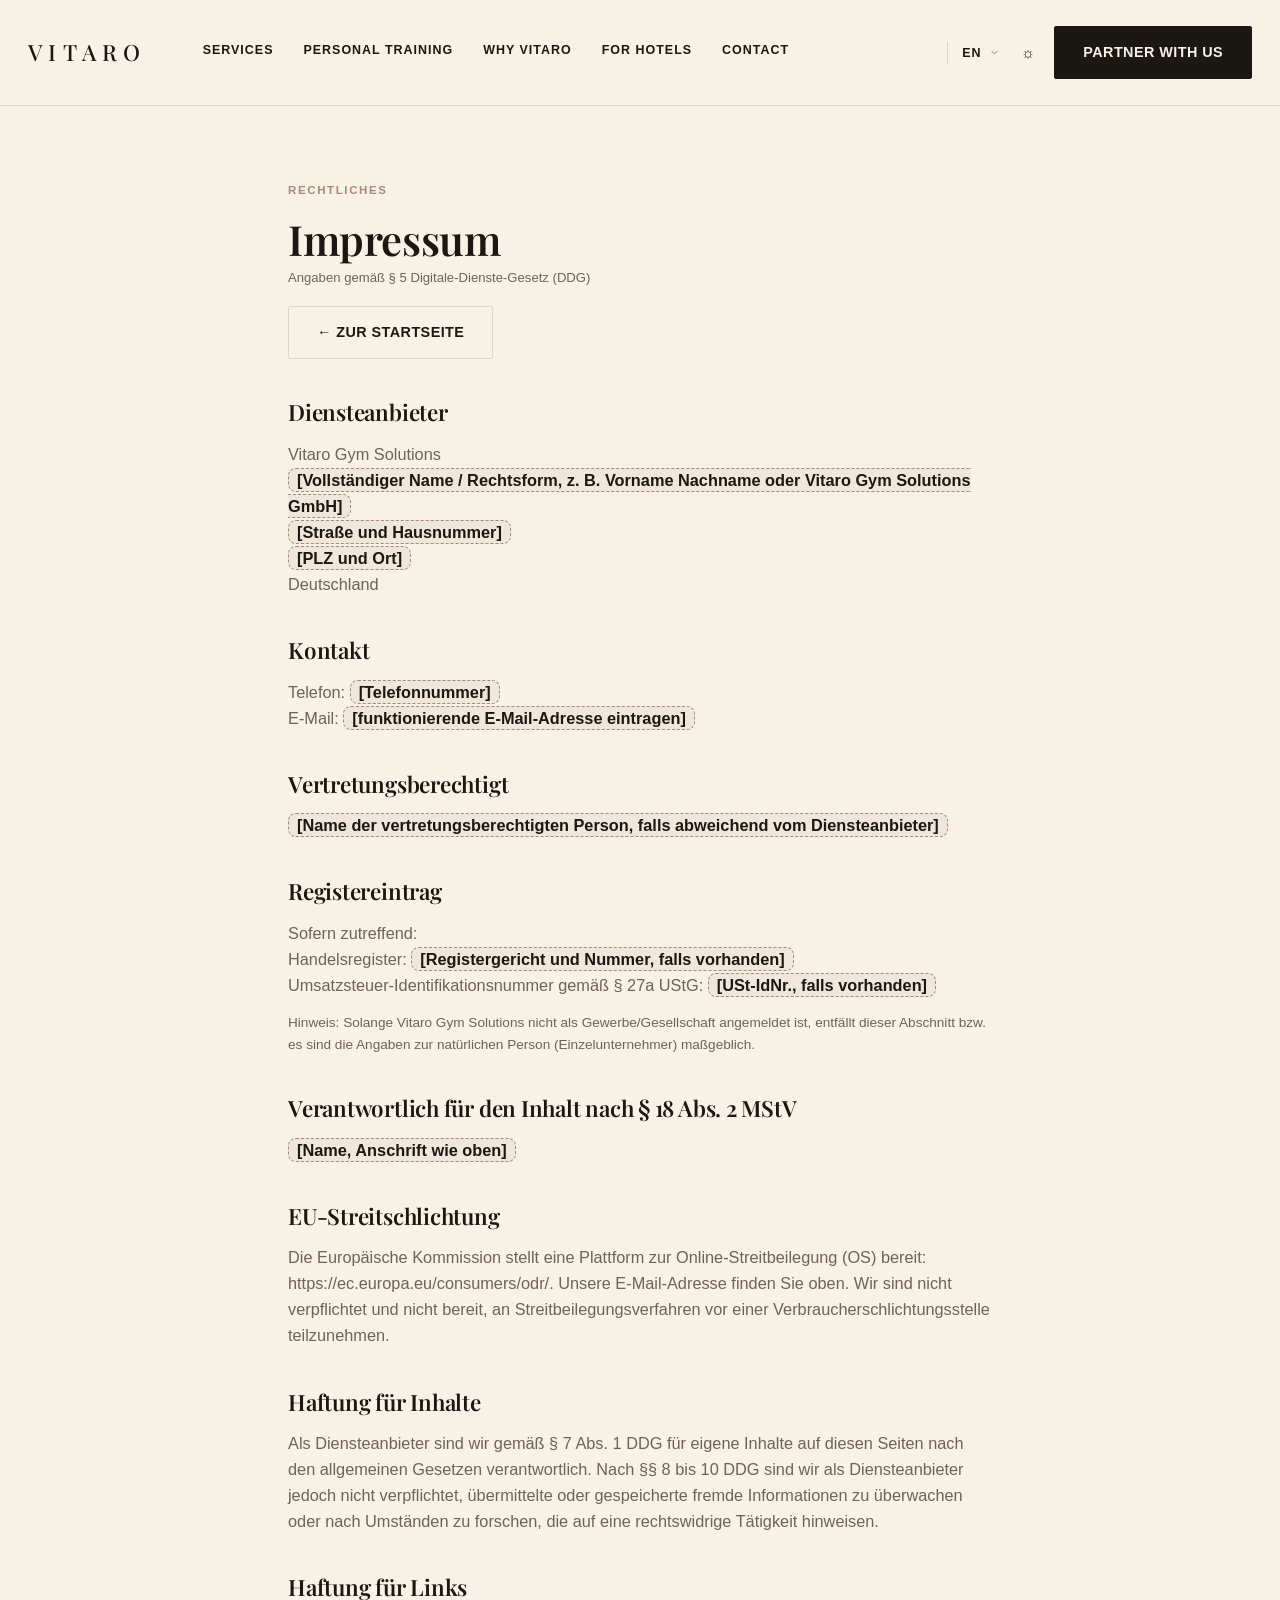
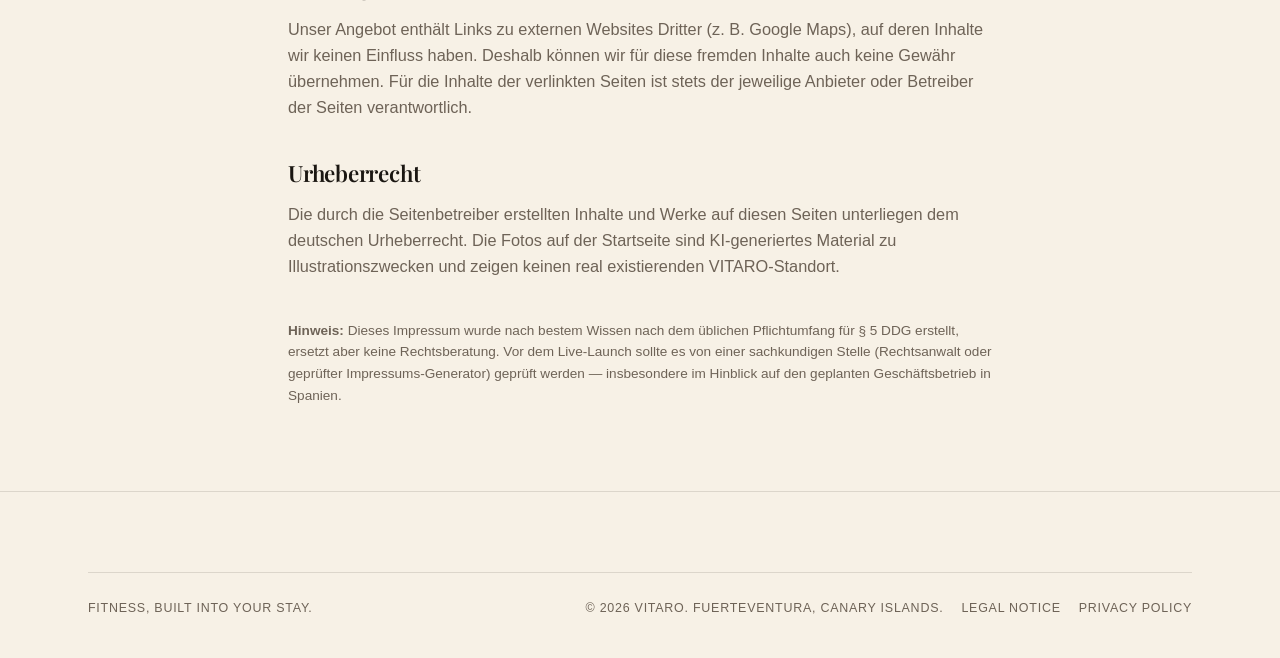
<file: impressum.html>
<!DOCTYPE html>
<html lang="de" data-theme="light">
<head>
<meta charset="UTF-8">
<meta name="viewport" content="width=device-width, initial-scale=1.0">
<title>Impressum — VITARO</title>
<meta name="description" content="Impressum von VITARO gemäß § 5 DDG.">
<meta name="robots" content="noindex">
<link rel="canonical" href="https://vitaro-concept.example/impressum.html">
<link rel="icon" href="data:image/svg+xml,%3Csvg xmlns='http://www.w3.org/2000/svg' viewBox='0 0 100 100'%3E%3Crect width='100' height='100' rx='20' fill='%23f5efe6'/%3E%3Ctext x='50' y='69' font-size='58' font-family='Arial' font-weight='900' fill='%23181410' text-anchor='middle'%3EV%3C/text%3E%3C/svg%3E">
<script>
  (function(){
    try{
      var stored = localStorage.getItem('vitaro-theme');
      var theme;
      if(stored === 'dark' || stored === 'light'){ theme = stored; }
      else { theme = (window.matchMedia && window.matchMedia('(prefers-color-scheme: dark)').matches) ? 'dark' : 'light'; }
      document.documentElement.setAttribute('data-theme', theme);
    }catch(e){}
  })();
</script>
<link rel="preconnect" href="https://fonts.googleapis.com">
<link rel="preconnect" href="https://fonts.gstatic.com" crossorigin>
<link href="https://fonts.googleapis.com/css2?family=Playfair+Display:wght@500;600;700&display=swap" rel="stylesheet">
<link rel="stylesheet" href="assets/css/style.css?v=66">
</head>
<body data-title-key="__static__">

<a class="skip-link" href="#main">Zum Inhalt springen</a>

<header>
  <div class="wrap">
    <nav>
      <a class="logo" href="index.html">VITARO</a>
      <button class="menu-toggle" id="menuToggle" aria-label="Menü umschalten" aria-expanded="false" onclick="toggleMobileMenu()">
        <span></span><span></span><span></span>
      </button>
      <div class="nav-panel" id="navPanel">
        <div class="nav-links">
          <a href="leistungen.html" data-i18n="nav.leistungen">Leistungen</a>
          <a href="index.html#trainers" data-i18n="nav.trainers">Personal Training</a>
          <a href="index.html#founder" data-i18n="nav.founder">Warum VITARO</a>
          <a href="partnerschaft.html" data-i18n="nav.partnerschaft">Für Hotels</a>
          <a href="kontakt.html" data-i18n="nav.contact">Kontakt</a>
        </div>
        <div class="nav-cta">
          <select class="lang-select" id="langSelect" aria-label="Sprache" onchange="applyLang(this.value)">
            <option value="en">EN</option><option value="de">DE</option><option value="es">ES</option>
          </select>
          <button class="theme-toggle" onclick="toggleTheme()" aria-label="Hell-/Dunkelmodus umschalten" title="Hell-/Dunkelmodus umschalten">
            <span class="icon-dark">&#9789;</span><span class="icon-light">&#9788;</span>
          </button>
          <a href="kontakt.html" class="btn btn-primary" data-i18n="nav.cta">Partner werden</a>
        </div>
      </div>
    </nav>
  </div>
</header>

<div class="nav-backdrop" id="navBackdrop" onclick="closeMobileMenu()"></div>

<main id="main">
<section class="section-tight">
  <div class="wrap legal-content">
    <span class="eyebrow">Rechtliches</span>
    <h1 style="margin:14px 0 6px;font-size:clamp(1.5rem,4vw,2.6rem);">Impressum</h1>
    <p class="legal-updated">Angaben gemäß § 5 Digitale-Dienste-Gesetz (DDG)</p>
    <p style="margin:18px 0 0;"><a href="index.html" class="btn btn-ghost">← Zur Startseite</a></p>

    <h2>Diensteanbieter</h2>
    <p>
      Vitaro Gym Solutions<br>
      <span class="legal-placeholder">[Vollständiger Name / Rechtsform, z. B. Vorname Nachname oder Vitaro Gym Solutions GmbH]</span><br>
      <span class="legal-placeholder">[Straße und Hausnummer]</span><br>
      <span class="legal-placeholder">[PLZ und Ort]</span><br>
      Deutschland
    </p>

    <h2>Kontakt</h2>
    <p>
      Telefon: <span class="legal-placeholder">[Telefonnummer]</span><br>
      E-Mail: <span class="legal-placeholder">[funktionierende E-Mail-Adresse eintragen]</span>
    </p>

    <h2>Vertretungsberechtigt</h2>
    <p><span class="legal-placeholder">[Name der vertretungsberechtigten Person, falls abweichend vom Diensteanbieter]</span></p>

    <h2>Registereintrag</h2>
    <p>
      Sofern zutreffend:<br>
      Handelsregister: <span class="legal-placeholder">[Registergericht und Nummer, falls vorhanden]</span><br>
      Umsatzsteuer-Identifikationsnummer gemäß § 27a UStG: <span class="legal-placeholder">[USt-IdNr., falls vorhanden]</span>
    </p>
    <p style="font-size:.85rem;">
      Hinweis: Solange Vitaro Gym Solutions nicht als Gewerbe/Gesellschaft angemeldet ist, entfällt dieser Abschnitt bzw. es sind die Angaben zur natürlichen Person (Einzelunternehmer) maßgeblich.
    </p>

    <h2>Verantwortlich für den Inhalt nach § 18 Abs. 2 MStV</h2>
    <p>
      <span class="legal-placeholder">[Name, Anschrift wie oben]</span>
    </p>

    <h2>EU-Streitschlichtung</h2>
    <p>
      Die Europäische Kommission stellt eine Plattform zur Online-Streitbeilegung (OS) bereit:
      <a href="https://ec.europa.eu/consumers/odr/" target="_blank" rel="noopener">https://ec.europa.eu/consumers/odr/</a>.
      Unsere E-Mail-Adresse finden Sie oben. Wir sind nicht verpflichtet und nicht bereit, an Streitbeilegungsverfahren
      vor einer Verbraucherschlichtungsstelle teilzunehmen.
    </p>

    <h2>Haftung für Inhalte</h2>
    <p>
      Als Diensteanbieter sind wir gemäß § 7 Abs. 1 DDG für eigene Inhalte auf diesen Seiten nach den allgemeinen Gesetzen
      verantwortlich. Nach §§ 8 bis 10 DDG sind wir als Diensteanbieter jedoch nicht verpflichtet, übermittelte oder
      gespeicherte fremde Informationen zu überwachen oder nach Umständen zu forschen, die auf eine rechtswidrige
      Tätigkeit hinweisen.
    </p>

    <h2>Haftung für Links</h2>
    <p>
      Unser Angebot enthält Links zu externen Websites Dritter (z. B. Google Maps), auf deren Inhalte wir keinen Einfluss
      haben. Deshalb können wir für diese fremden Inhalte auch keine Gewähr übernehmen. Für die Inhalte der verlinkten
      Seiten ist stets der jeweilige Anbieter oder Betreiber der Seiten verantwortlich.
    </p>

    <h2>Urheberrecht</h2>
    <p>
      Die durch die Seitenbetreiber erstellten Inhalte und Werke auf diesen Seiten unterliegen dem deutschen Urheberrecht.
      Die Fotos auf der Startseite sind KI-generiertes Material zu Illustrationszwecken und zeigen keinen real
      existierenden VITARO-Standort.
    </p>

    <p style="margin-top:40px;font-size:.85rem;">
      <strong>Hinweis:</strong> Dieses Impressum wurde nach bestem Wissen nach dem üblichen Pflichtumfang für § 5 DDG
      erstellt, ersetzt aber keine Rechtsberatung. Vor dem Live-Launch sollte es von einer sachkundigen Stelle
      (Rechtsanwalt oder geprüfter Impressums-Generator) geprüft werden — insbesondere im Hinblick auf den geplanten
      Geschäftsbetrieb in Spanien.
    </p>
  </div>
</section>
</main>

<footer id="contact">
  <div class="wrap">
    <div class="footer-bottom">
      <span data-i18n="footer.bottom.tagline">Fitness, fest eingebaut in Ihren Aufenthalt.</span>
      <div class="footer-legal">
        <span data-i18n="footer.bottom.copyright">© 2026 VITARO. Fuerteventura, Kanarische Inseln.</span>
        <a href="impressum.html" data-i18n="footer.link.impressum">Impressum</a>
        <a href="datenschutz.html" data-i18n="footer.link.privacy">Datenschutzerklärung</a>
      </div>
    </div>
  </div>
</footer>

<script src="assets/js/main.js?v=17"></script>
<script src="assets/js/i18n.js?v=19"></script>
</body>
</html>
</file>
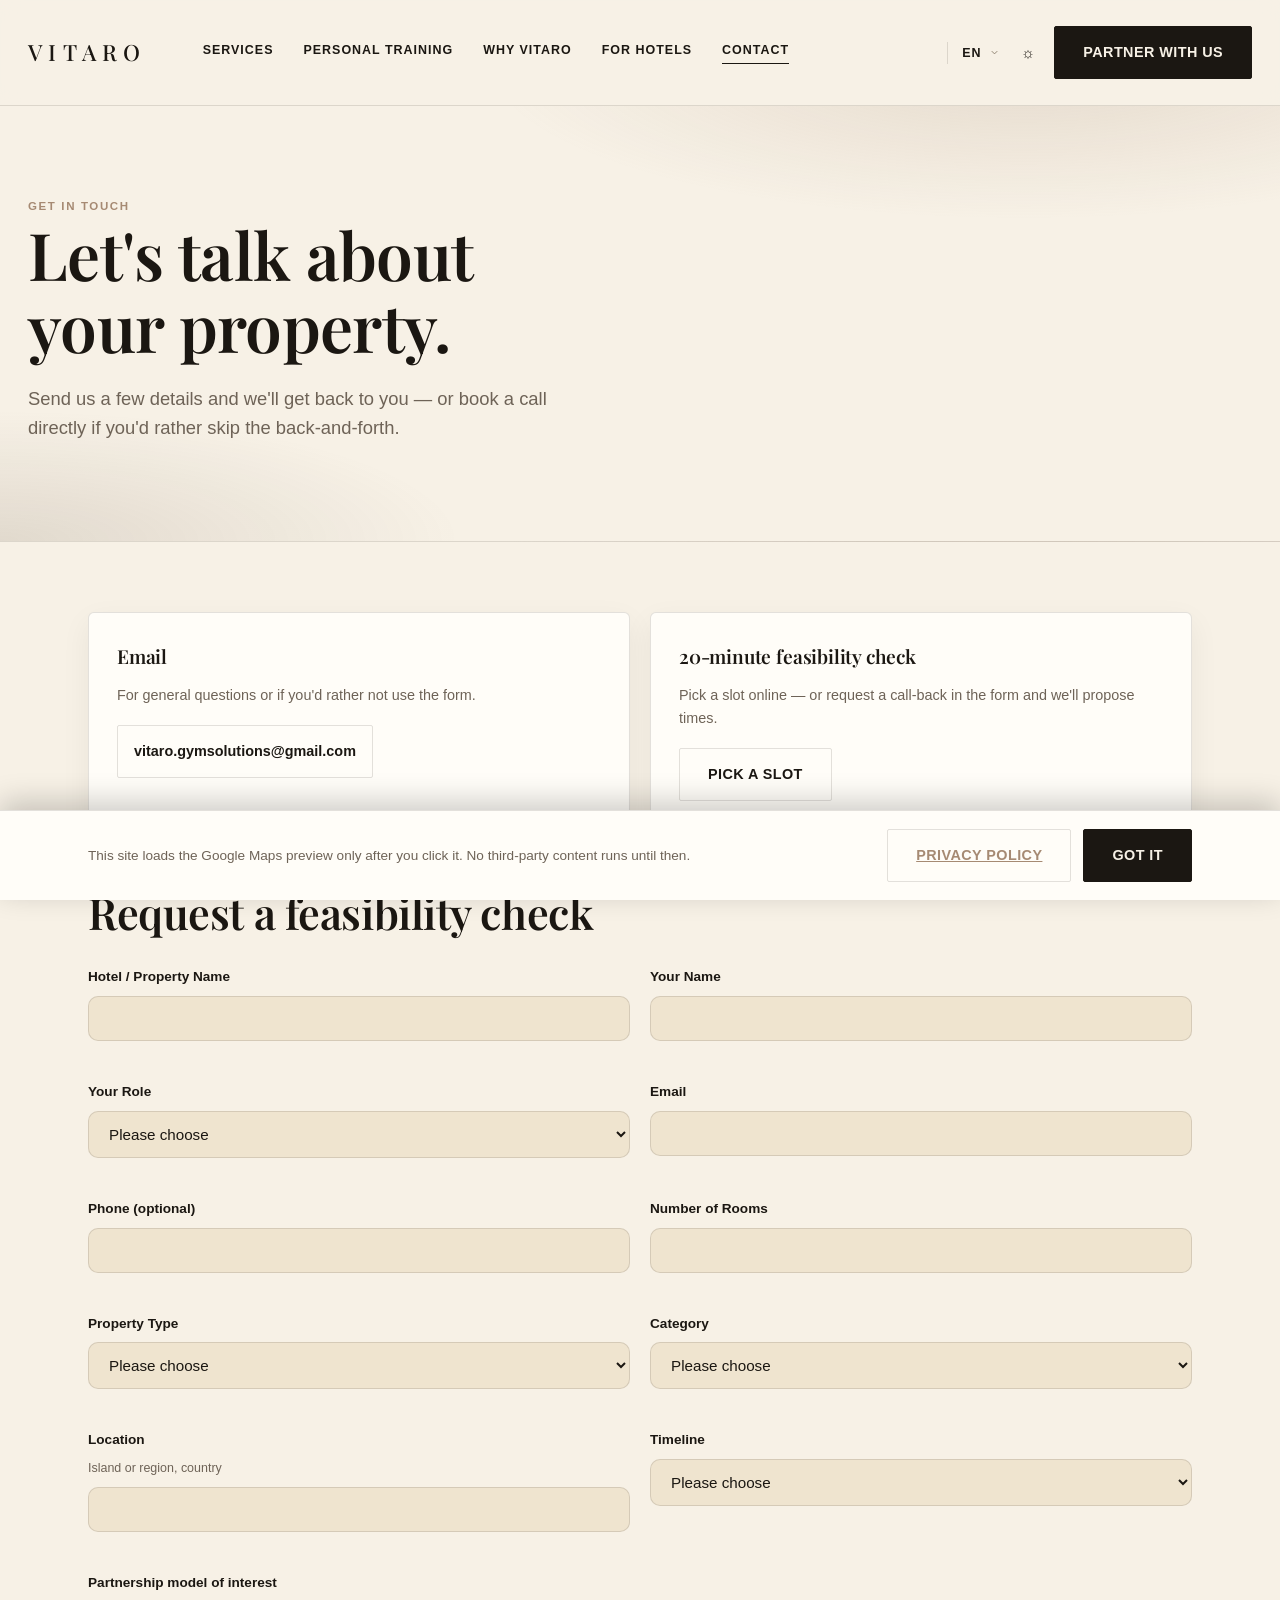
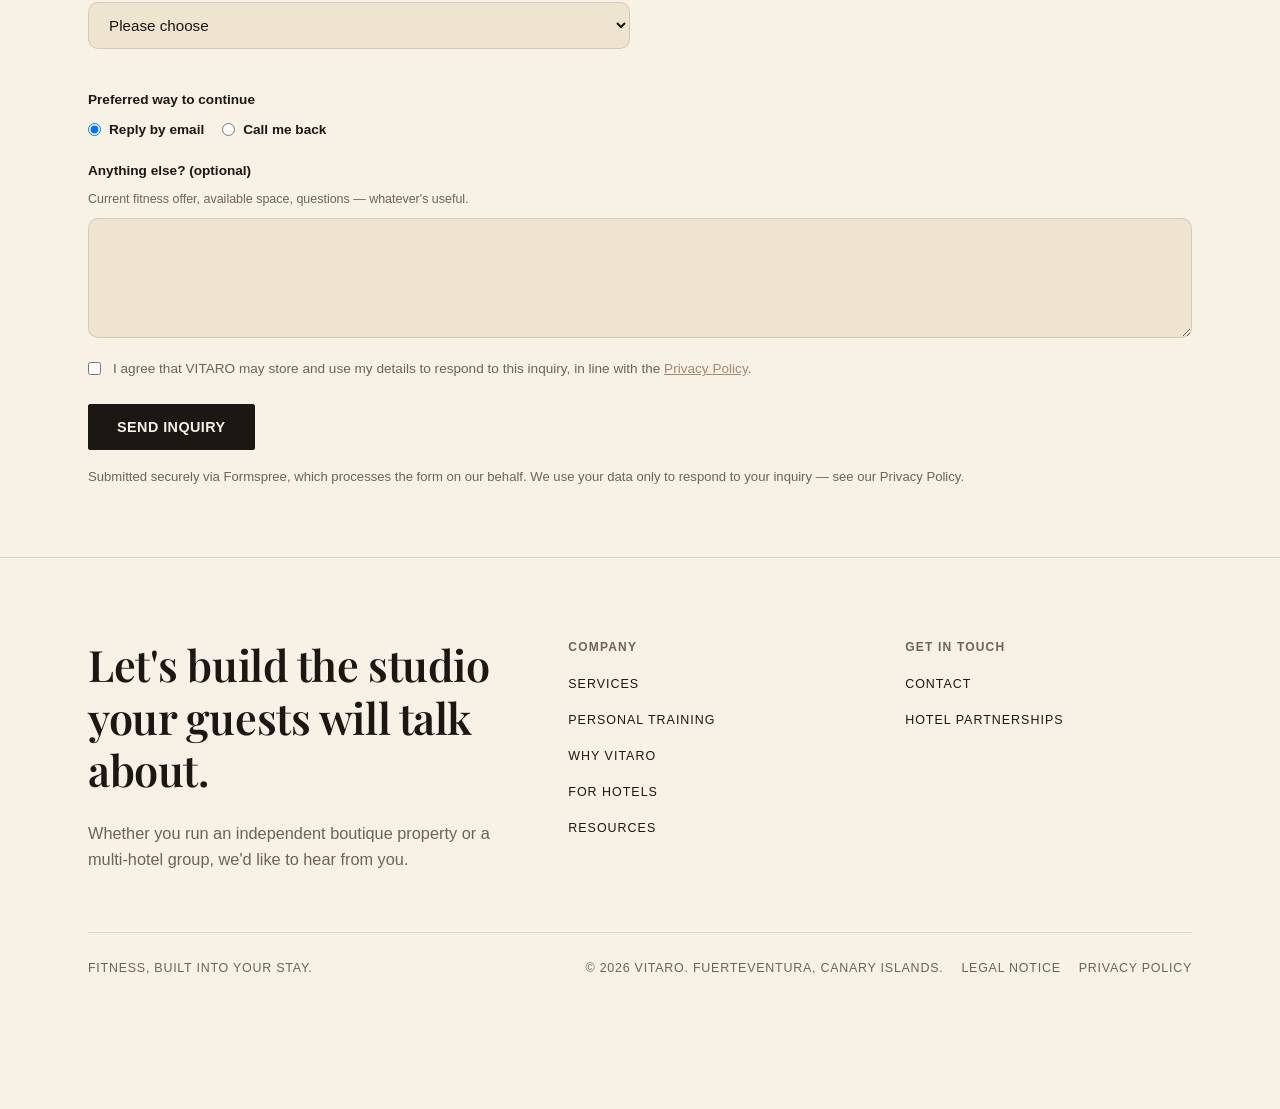
<file: kontakt.html>
<!DOCTYPE html>
<html lang="en" data-theme="light">
<head>
    <meta name="robots" content="noindex, nofollow">
<meta charset="UTF-8">
<meta name="viewport" content="width=device-width, initial-scale=1.0">
<title id="pageTitle">Contact — VITARO</title>
<meta name="description" content="Get in touch about a VITARO hotel partnership — send an inquiry or book a call directly.">
<link rel="canonical" href="https://vitaro-concept.example/kontakt.html">
<meta property="og:type" content="website">
<meta property="og:site_name" content="VITARO">
<meta property="og:title" content="Contact — VITARO">
<meta property="og:description" content="Get in touch about a VITARO hotel partnership.">
<meta property="og:image" content="https://vitaro-concept.example/assets/media/vitaro-hero-desktop.jpg">
<meta property="og:url" content="https://vitaro-concept.example/kontakt.html">
<meta name="twitter:card" content="summary_large_image">
<link rel="icon" href="data:image/svg+xml,%3Csvg xmlns='http://www.w3.org/2000/svg' viewBox='0 0 100 100'%3E%3Crect width='100' height='100' rx='20' fill='%23f5efe6'/%3E%3Ctext x='50' y='69' font-size='58' font-family='Arial' font-weight='900' fill='%23181410' text-anchor='middle'%3EV%3C/text%3E%3C/svg%3E">
<script>
  (function(){
    try{
      var stored = localStorage.getItem('vitaro-theme');
      var theme;
      if(stored === 'dark' || stored === 'light'){ theme = stored; }
      else { theme = (window.matchMedia && window.matchMedia('(prefers-color-scheme: dark)').matches) ? 'dark' : 'light'; }
      document.documentElement.setAttribute('data-theme', theme);
    }catch(e){}
  })();
</script>
<link rel="preconnect" href="https://fonts.googleapis.com">
<link rel="preconnect" href="https://fonts.gstatic.com" crossorigin>
<link href="https://fonts.googleapis.com/css2?family=Playfair+Display:wght@500;600;700&display=swap" rel="stylesheet">
<link rel="stylesheet" href="assets/css/style.css?v=66">
</head>
<body data-title-key="kt.meta.title">

<a class="skip-link" href="#main" data-i18n="a11y.skip">Skip to content</a>

<header>
  <div class="wrap">
    <nav>
      <a class="logo" href="index.html">VITARO</a>
      <button class="menu-toggle" id="menuToggle" aria-label="Toggle menu" aria-expanded="false" onclick="toggleMobileMenu()">
        <span></span><span></span><span></span>
      </button>
      <div class="nav-panel" id="navPanel">
        <div class="nav-links">
          <a href="leistungen.html" data-i18n="nav.leistungen">Leistungen</a>
          <a href="index.html#trainers" data-i18n="nav.trainers">Personal Training</a>
          <a href="index.html#founder" data-i18n="nav.founder">Why VITARO</a>
          <a href="partnerschaft.html" data-i18n="nav.partnerschaft">For Hotels</a>
          <a href="kontakt.html" class="active" data-i18n="nav.contact">Contact</a>
        </div>
        <div class="nav-cta">
          <select class="lang-select" id="langSelect" aria-label="Language" onchange="applyLang(this.value)">
            <option value="en">EN</option><option value="de">DE</option><option value="es">ES</option>
          </select>
          <button class="theme-toggle" onclick="toggleTheme()" aria-label="Toggle light / dark mode" title="Toggle light / dark mode">
            <span class="icon-dark">&#9789;</span><span class="icon-light">&#9788;</span>
          </button>
          <a href="kontakt.html" class="btn btn-primary" data-i18n="nav.cta">Partner With Us</a>
        </div>
      </div>
    </nav>
  </div>
</header>

<div class="nav-backdrop" id="navBackdrop" onclick="closeMobileMenu()"></div>

<main id="main">

<section class="hero hero-sm">
  <div class="wrap hero-content hero-inner">
    <span class="eyebrow" data-i18n="kt.hero.eyebrow">Get in Touch</span>
    <h1 data-i18n="kt.hero.h1">Let's talk about your property.</h1>
    <p class="lead" data-i18n="kt.hero.lead">Send us a few details and we'll get back to you — or book a call directly if you'd rather skip the back-and-forth.</p>
  </div>
</section>

<section class="section-tight">
  <div class="wrap">
    <div class="contact-channels">
      <div class="channel-card">
        <h3 data-i18n="kt.ch1.h3">Email</h3>
        <p data-i18n="kt.ch1.p">For general questions or if you'd rather not use the form.</p>
        <a id="contactEmailLink" class="btn btn-ghost" href="#" data-contact-email hidden></a>
        <p class="source-note" id="contactEmailPending" data-i18n="kt.ch1.pending">Our email address goes live with the mailbox — until then, please use the form or book a slot.</p>
      </div>
      <div class="channel-card" id="booking">
        <h3 data-i18n="kt.ch2.h3">20-minute feasibility check</h3>
        <p data-i18n="kt.ch2.p">Pick a slot online — or request a call-back in the form and we'll propose times.</p>
        <a id="bookingBtn" href="kontakt.html#contactForm" data-booking-link class="btn btn-ghost" data-i18n="kt.ch2.btn">Pick a slot</a>
      </div>
    </div>

    <div class="form-success" id="formSuccess" style="display:none;">
      <h2 data-i18n="kt.success.h2" tabindex="-1">Thank you — message received.</h2>
      <p data-i18n="kt.success.p">We'll get back to you shortly. If it's urgent, feel free to email us directly.</p>
    </div>
    <div id="contactFormWrap">
      <h2 data-i18n="kt.form.h2" style="margin-bottom:28px;">Request a feasibility check</h2>
      <form id="contactForm" method="POST">
        <input type="hidden" name="_subject" value="VITARO — hotel inquiry">
        <input type="hidden" name="page_lang" id="formPageLang" value="en">
        <p class="hp-field">
          <label>Don't fill this out if you're human: <input name="_gotcha" tabindex="-1" autocomplete="off"></label>
        </p>
        <div class="form-grid">
          <div class="form-field">
            <label for="hotel" data-i18n="kt.form.hotel">Hotel / Property Name</label>
            <input type="text" id="hotel" name="hotel" required autocomplete="organization">
          </div>
          <div class="form-field">
            <label for="contactName" data-i18n="kt.form.contact">Your Name</label>
            <input type="text" id="contactName" name="contact_name" required autocomplete="name">
          </div>
          <div class="form-field">
            <label for="role" data-i18n="kt.form.role">Your Role</label>
            <select id="role" name="role" required>
              <option value="" disabled selected data-i18n="kt.form.select">Please choose</option>
              <option value="general_manager" data-i18n="kt.form.role.gm">General Manager / Director</option>
              <option value="owner" data-i18n="kt.form.role.owner">Owner / Investor</option>
              <option value="asset_manager" data-i18n="kt.form.role.asset">Asset / Operations Manager</option>
              <option value="leisure_spa" data-i18n="kt.form.role.leisure">Leisure, Spa or F&amp;B Manager</option>
              <option value="other" data-i18n="kt.form.role.other">Other</option>
            </select>
          </div>
          <div class="form-field">
            <label for="email" data-i18n="kt.form.email">Email</label>
            <input type="email" id="email" name="email" required autocomplete="email">
          </div>
          <div class="form-field">
            <label for="phone" data-i18n="kt.form.phone">Phone (optional)</label>
            <input type="tel" id="phone" name="phone" autocomplete="tel">
          </div>
          <div class="form-field">
            <label for="rooms" data-i18n="kt.form.rooms">Number of Rooms</label>
            <input type="number" id="rooms" name="rooms" min="1" required inputmode="numeric">
          </div>
          <div class="form-field">
            <label for="propertyType" data-i18n="kt.form.type">Property Type</label>
            <select id="propertyType" name="property_type">
              <option value="" disabled selected data-i18n="kt.form.select">Please choose</option>
              <option value="resort" data-i18n="kt.form.type.resort">Resort / vacation hotel</option>
              <option value="city" data-i18n="kt.form.type.city">City hotel</option>
              <option value="boutique" data-i18n="kt.form.type.boutique">Boutique / independent</option>
              <option value="aparthotel" data-i18n="kt.form.type.apart">Aparthotel / serviced apartments</option>
              <option value="group" data-i18n="kt.form.type.group">Hotel group / multiple properties</option>
              <option value="other" data-i18n="kt.form.type.other">Other</option>
            </select>
          </div>
          <div class="form-field">
            <label for="category" data-i18n="kt.form.cat">Category</label>
            <select id="category" name="category">
              <option value="" disabled selected data-i18n="kt.form.select">Please choose</option>
              <option value="3" data-i18n="kt.form.cat.3">3 stars</option>
              <option value="4" data-i18n="kt.form.cat.4">4 stars</option>
              <option value="5" data-i18n="kt.form.cat.5">5 stars</option>
              <option value="unrated" data-i18n="kt.form.cat.na">Unrated / other</option>
            </select>
          </div>
          <div class="form-field">
            <label for="location" data-i18n="kt.form.location">Location</label>
            <span class="hint" data-i18n="kt.form.location.hint">Island or region, country</span>
            <input type="text" id="location" name="location" required>
          </div>
          <div class="form-field">
            <label for="timeline" data-i18n="kt.form.timeline">Timeline</label>
            <select id="timeline" name="timeline" required>
              <option value="" disabled selected data-i18n="kt.form.select">Please choose</option>
              <option value="lt3m" data-i18n="kt.form.timeline.lt3">Within 3 months</option>
              <option value="3_6m" data-i18n="kt.form.timeline.3to6">3–6 months</option>
              <option value="6_12m" data-i18n="kt.form.timeline.6to12">6–12 months</option>
              <option value="exploring" data-i18n="kt.form.timeline.explore">Just exploring</option>
            </select>
          </div>
          <div class="form-field">
            <label for="modelInterest" data-i18n="kt.form.model">Partnership model of interest</label>
            <select id="modelInterest" name="model_interest">
              <option value="" disabled selected data-i18n="kt.form.select">Please choose</option>
              <option value="lease" data-i18n="kt.form.model.lease">Full-Service Lease</option>
              <option value="revshare" data-i18n="kt.form.model.rev">Revenue Share</option>
              <option value="hybrid" data-i18n="kt.form.model.hybrid">Hybrid</option>
              <option value="unsure" data-i18n="kt.form.model.unsure">Not sure yet</option>
            </select>
          </div>
          <fieldset class="form-field full form-radios-wrap">
            <legend data-i18n="kt.form.pref">Preferred way to continue</legend>
            <div class="form-radios">
              <label><input type="radio" name="preferred_contact" value="email" checked> <span data-i18n="kt.form.pref.email">Reply by email</span></label>
              <label><input type="radio" name="preferred_contact" value="call"> <span data-i18n="kt.form.pref.call">Call me back</span></label>
            </div>
          </fieldset>
          <div class="form-field full">
            <label for="message" data-i18n="kt.form.message">Anything else? (optional)</label>
            <span class="hint" data-i18n="kt.form.message.hint">Current fitness offer, available space, questions — whatever's useful.</span>
            <textarea id="message" name="message"></textarea>
          </div>
        </div>
        <label class="form-consent">
          <input type="checkbox" id="formConsent" name="consent" required>
          <span><span data-i18n="kt.form.consent">I agree that VITARO may store and use my details to respond to this inquiry, in line with the</span> <a href="datenschutz.html" data-i18n="kt.form.consent.link">Privacy Policy</a>.</span>
        </label>
        <button type="submit" class="btn btn-primary" id="formSubmit" data-i18n="kt.form.submit">Send Inquiry</button>
        <p class="form-error" id="formError" hidden data-i18n="kt.form.error">Sending failed. Please try again in a moment or use the email address above.</p>
        <p class="form-note" data-i18n="kt.form.note">Submitted securely via Formspree, which processes the form on our behalf. We use your data only to respond to your inquiry — see our Privacy Policy.</p>
      </form>
    </div>
  </div>
</section>

</main>

<footer id="contact-footer">
  <div class="wrap">
    <div class="footer-top">
      <div>
        <h2 data-i18n="footer.h2">Let's build the studio your guests will talk about.</h2>
        <p data-i18n="footer.p">Whether you run an independent boutique property or a multi-hotel group, we'd like to hear from you.</p>
      </div>
      <div class="footer-col">
        <h4 data-i18n="footer.col1.h4">Company</h4>
        <a href="leistungen.html" data-i18n="nav.leistungen">Leistungen</a>
        <a href="index.html#trainers" data-i18n="nav.trainers">Personal Training</a>
        <a href="index.html#founder" data-i18n="nav.founder">Why VITARO</a>
        <a href="partnerschaft.html" data-i18n="nav.partnerschaft">For Hotels</a>
        <a href="ressourcen.html" data-i18n="footer.link.resources">Resources</a>
      </div>
      <div class="footer-col">
        <h4 data-i18n="footer.col2.h4">Get in Touch</h4>
        <a href="kontakt.html" data-i18n="nav.contact">Contact</a>
        <a href="partnerschaft.html" data-i18n="footer.link.hotelPartnerships">Hotel Partnerships</a>
      </div>
    </div>
    <div class="footer-bottom">
      <span data-i18n="footer.bottom.tagline">Fitness, built into your stay.</span>
      <div class="footer-legal">
        <span data-i18n="footer.bottom.copyright">© 2026 VITARO. Fuerteventura, Canary Islands.</span>
        <a href="impressum.html" data-i18n="footer.link.impressum">Legal Notice</a>
        <a href="datenschutz.html" data-i18n="footer.link.privacy">Privacy Policy</a>
      </div>
    </div>
  </div>
</footer>

<div class="consent-banner" id="consentBanner">
  <div class="wrap consent-inner">
    <p data-i18n="consent.banner.text">This site loads the Google Maps preview only after you click it. No third-party content runs until then.</p>
    <div class="consent-actions">
      <a href="datenschutz.html" class="btn btn-ghost" data-i18n="consent.banner.link">Privacy Policy</a>
      <button class="btn btn-primary" id="consentDismiss" data-i18n="consent.banner.dismiss">Got it</button>
    </div>
  </div>
</div>

<script src="assets/js/main.js?v=17"></script>
<script src="assets/js/i18n.js?v=19"></script>
<script src="assets/js/consent.js?v=5"></script>
<script>
  if(location.search.indexOf('submitted=true') !== -1){
    var wrap = document.getElementById('contactFormWrap');
    var success = document.getElementById('formSuccess');
    if(wrap) wrap.style.display = 'none';
    if(success) success.style.display = 'block';
  }
</script>
</body>
</html>
</file>
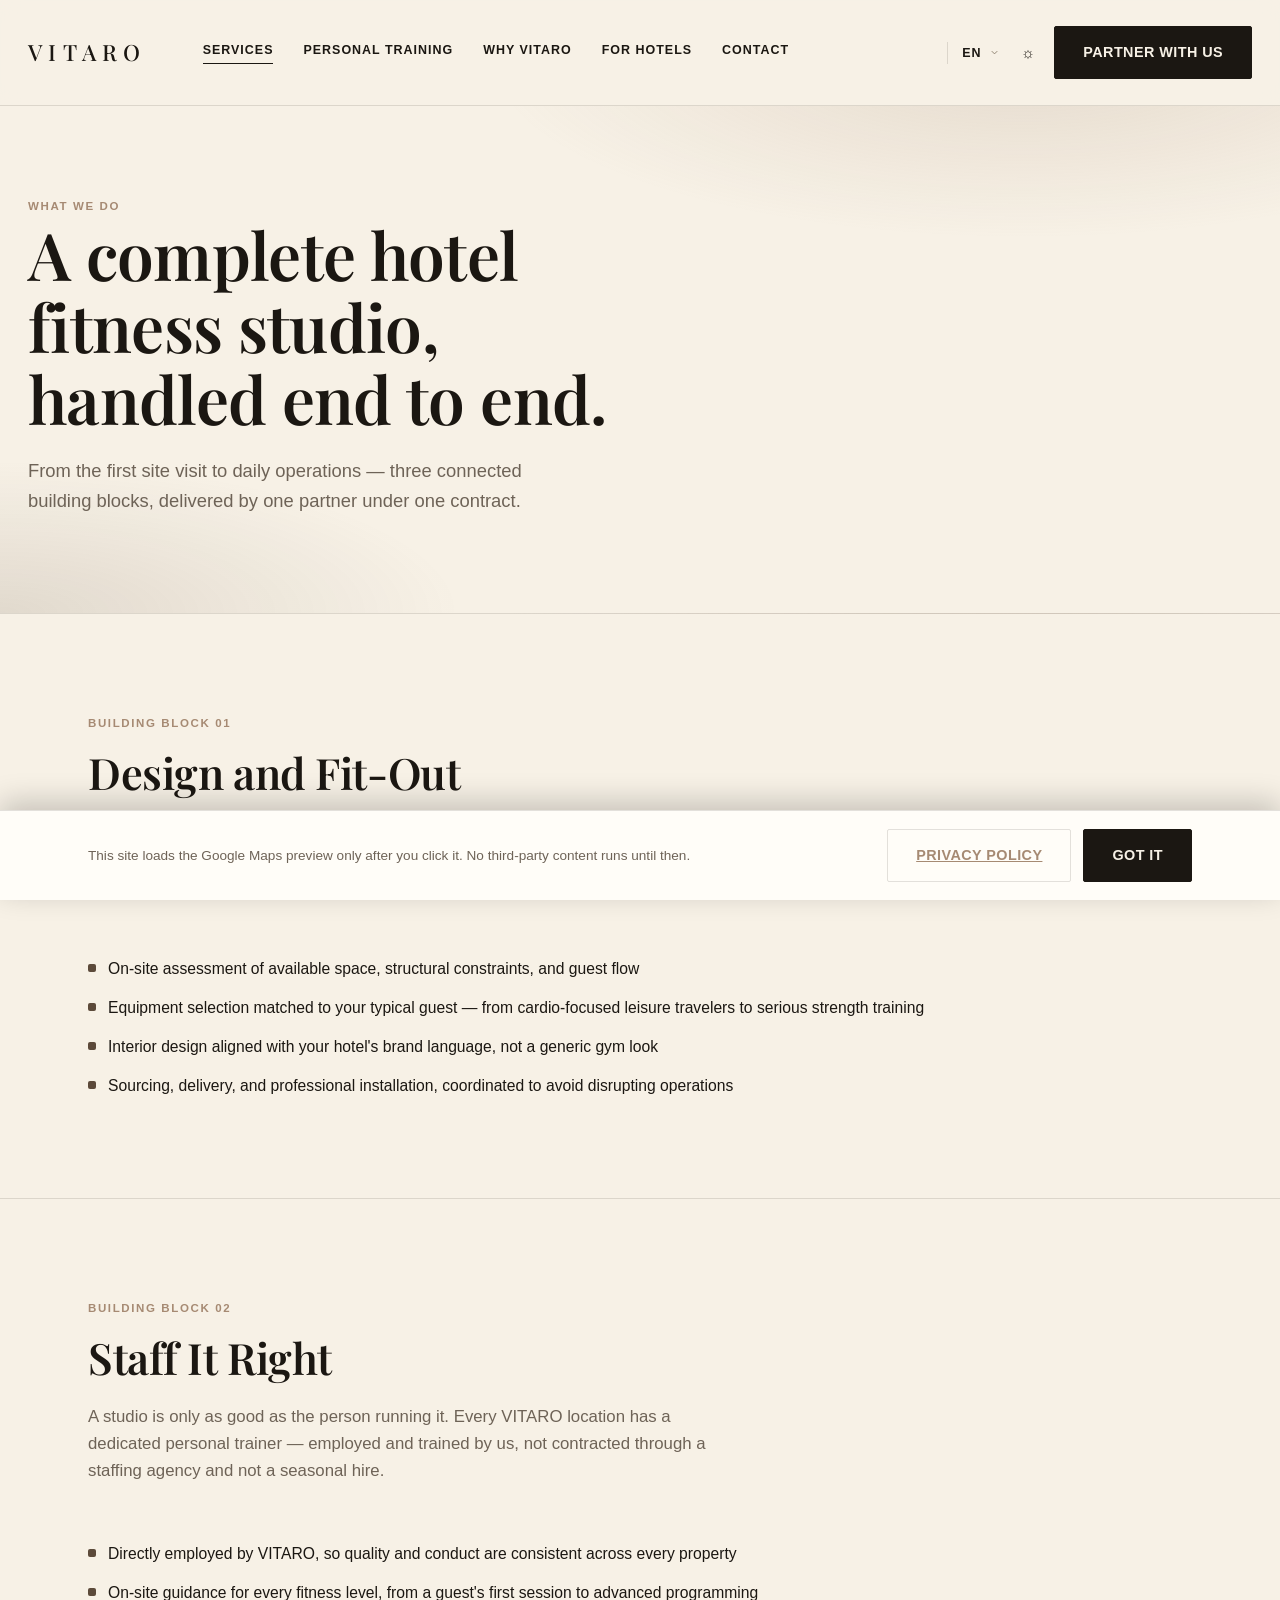
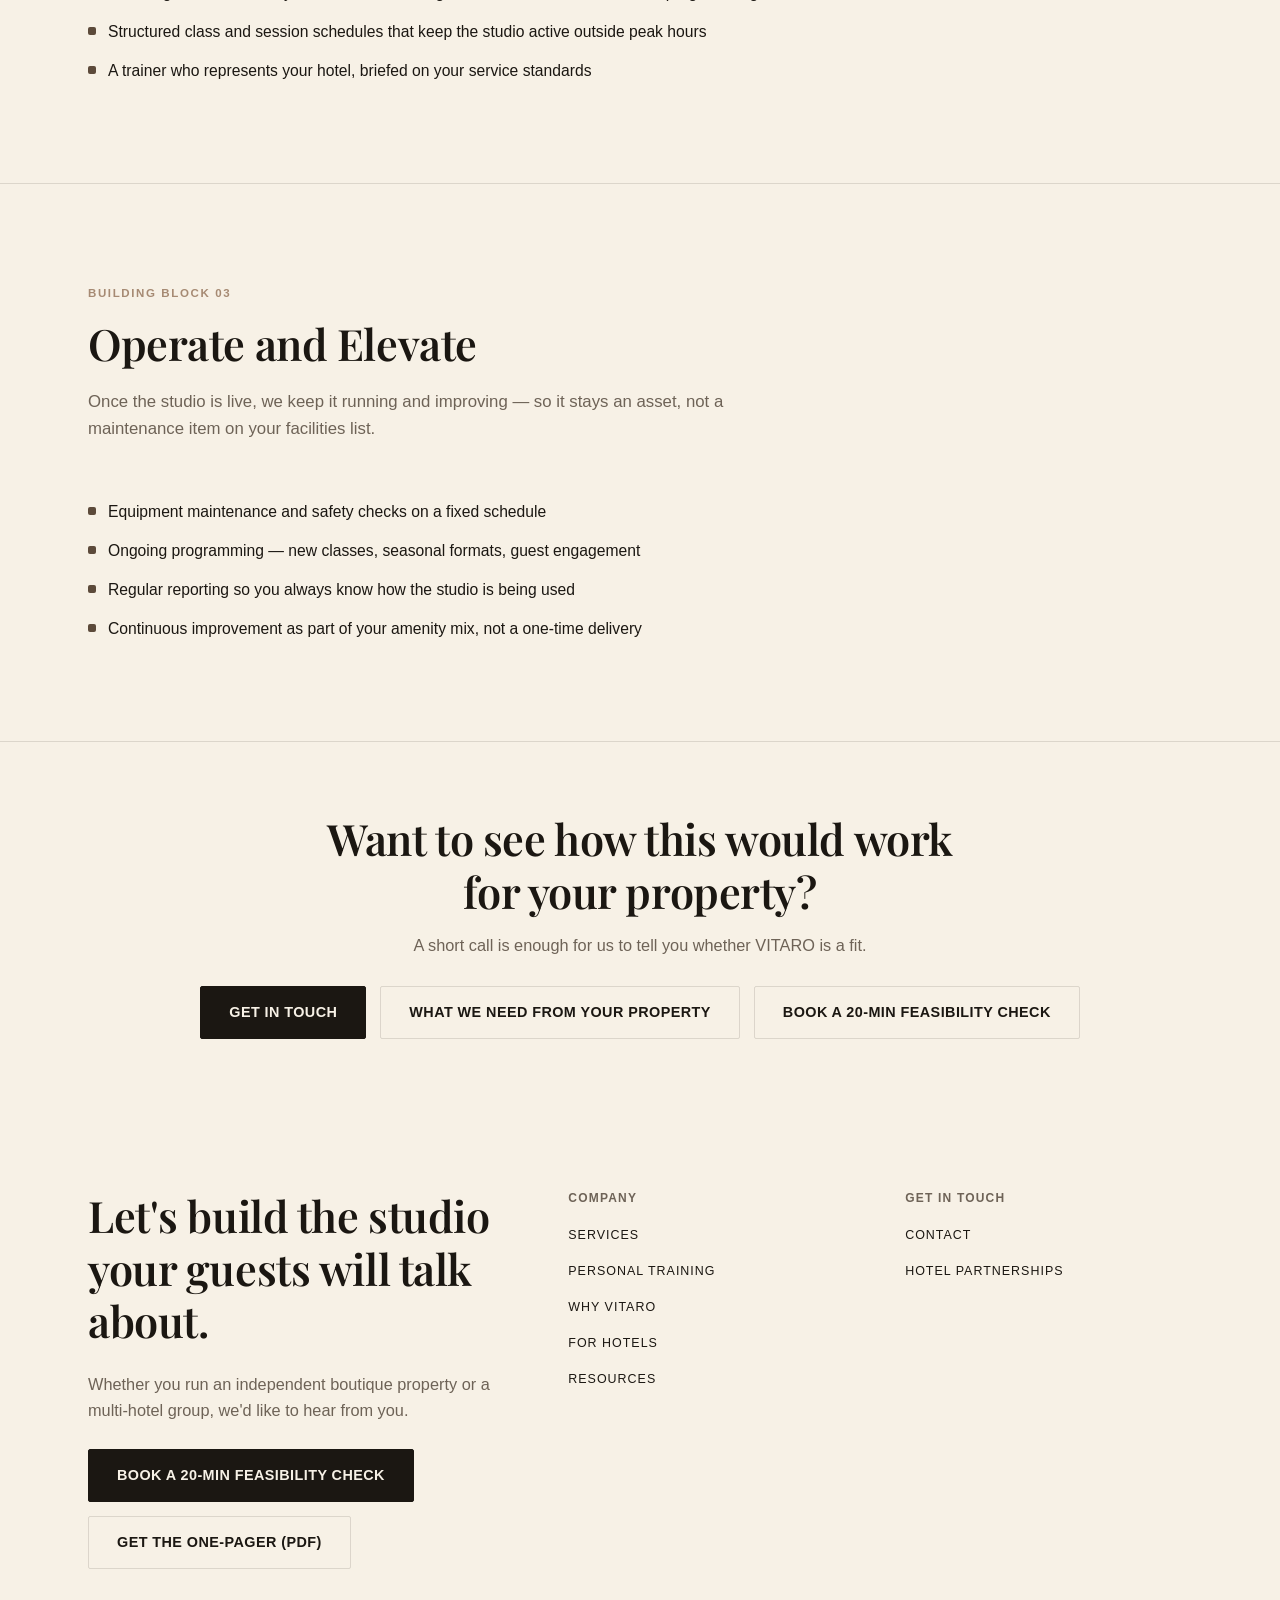
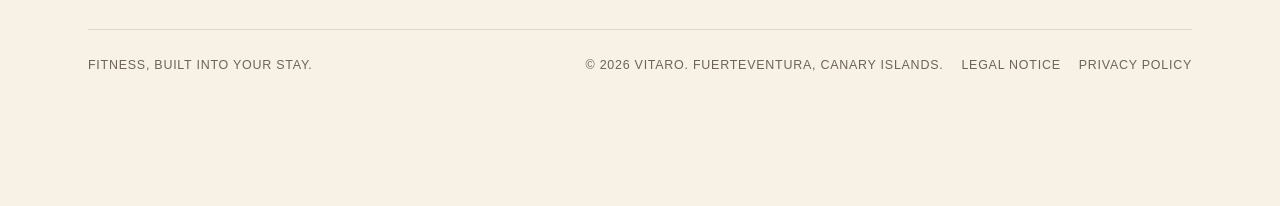
<file: leistungen.html>
<!DOCTYPE html>
<html lang="en" data-theme="light">
<head>
    <meta name="robots" content="noindex, nofollow">
<meta charset="UTF-8">
<meta name="viewport" content="width=device-width, initial-scale=1.0">
<title id="pageTitle">Our Services — VITARO</title>
<meta name="description" content="Design & fit-out, staffing, and ongoing operations — how VITARO builds and runs a hotel fitness studio end to end.">
<link rel="canonical" href="https://vitaro-concept.example/leistungen.html">
<meta property="og:type" content="website">
<meta property="og:site_name" content="VITARO">
<meta property="og:title" content="Our Services — VITARO">
<meta property="og:description" content="Design & fit-out, staffing, and ongoing operations — how VITARO builds and runs a hotel fitness studio end to end.">
<meta property="og:image" content="https://vitaro-concept.example/assets/media/vitaro-hero-desktop.jpg">
<meta property="og:url" content="https://vitaro-concept.example/leistungen.html">
<meta name="twitter:card" content="summary_large_image">
<link rel="icon" href="data:image/svg+xml,%3Csvg xmlns='http://www.w3.org/2000/svg' viewBox='0 0 100 100'%3E%3Crect width='100' height='100' rx='20' fill='%23f5efe6'/%3E%3Ctext x='50' y='69' font-size='58' font-family='Arial' font-weight='900' fill='%23181410' text-anchor='middle'%3EV%3C/text%3E%3C/svg%3E">
<script>
  (function(){
    try{
      var stored = localStorage.getItem('vitaro-theme');
      var theme;
      if(stored === 'dark' || stored === 'light'){ theme = stored; }
      else { theme = (window.matchMedia && window.matchMedia('(prefers-color-scheme: dark)').matches) ? 'dark' : 'light'; }
      document.documentElement.setAttribute('data-theme', theme);
    }catch(e){}
  })();
</script>
<link rel="preconnect" href="https://fonts.googleapis.com">
<link rel="preconnect" href="https://fonts.gstatic.com" crossorigin>
<link href="https://fonts.googleapis.com/css2?family=Playfair+Display:wght@500;600;700&display=swap" rel="stylesheet">
<link rel="stylesheet" href="assets/css/style.css?v=66">
</head>
<body data-title-key="lst.meta.title">

<a class="skip-link" href="#main" data-i18n="a11y.skip">Skip to content</a>

<header>
  <div class="wrap">
    <nav>
      <a class="logo" href="index.html">VITARO</a>
      <button class="menu-toggle" id="menuToggle" aria-label="Toggle menu" aria-expanded="false" onclick="toggleMobileMenu()">
        <span></span><span></span><span></span>
      </button>
      <div class="nav-panel" id="navPanel">
        <div class="nav-links">
          <a href="leistungen.html" class="active" data-i18n="nav.leistungen">Leistungen</a>
          <a href="index.html#trainers" data-i18n="nav.trainers">Personal Training</a>
          <a href="index.html#founder" data-i18n="nav.founder">Why VITARO</a>
          <a href="partnerschaft.html" data-i18n="nav.partnerschaft">For Hotels</a>
          <a href="kontakt.html" data-i18n="nav.contact">Contact</a>
        </div>
        <div class="nav-cta">
          <select class="lang-select" id="langSelect" aria-label="Language" onchange="applyLang(this.value)">
            <option value="en">EN</option><option value="de">DE</option><option value="es">ES</option>
          </select>
          <button class="theme-toggle" onclick="toggleTheme()" aria-label="Toggle light / dark mode" title="Toggle light / dark mode">
            <span class="icon-dark">&#9789;</span><span class="icon-light">&#9788;</span>
          </button>
          <a href="kontakt.html" class="btn btn-primary" data-i18n="nav.cta">Partner With Us</a>
        </div>
      </div>
    </nav>
  </div>
</header>

<div class="nav-backdrop" id="navBackdrop" onclick="closeMobileMenu()"></div>

<main id="main">

<section class="hero hero-sm">
  <div class="wrap hero-content hero-inner">
    <span class="eyebrow" data-i18n="lst.hero.eyebrow">What We Do</span>
    <h1 data-i18n="lst.hero.h1">A complete hotel fitness studio, handled end to end.</h1>
    <p class="lead" data-i18n="lst.hero.lead">From the first site visit to daily operations — three connected building blocks, delivered by one partner.</p>
  </div>
</section>

<section id="design">
  <div class="wrap">
    <div class="section-head">
      <span class="eyebrow" data-i18n="lst.s1.eyebrow">Building Block 01</span>
      <h2 data-i18n="lst.s1.h2">Design and Fit-Out</h2>
      <p data-i18n="lst.s1.p">We start with your property, not a catalogue. A site visit and space analysis determine what actually works for your guest profile, floor plan, and brand — then we plan, source, and install.</p>
    </div>
    <ul class="checklist">
      <li data-i18n="lst.s1.li1">On-site assessment of available space, structural constraints, and guest flow</li>
      <li data-i18n="lst.s1.li2">Equipment selection matched to your typical guest — from cardio-focused leisure travelers to serious strength training</li>
      <li data-i18n="lst.s1.li3">Interior design aligned with your hotel's brand language, not a generic gym look</li>
      <li data-i18n="lst.s1.li4">Sourcing, delivery, and professional installation, coordinated to avoid disrupting operations</li>
    </ul>
  </div>
</section>

<section id="staffing">
  <div class="wrap">
    <div class="section-head">
      <span class="eyebrow" data-i18n="lst.s2.eyebrow">Building Block 02</span>
      <h2 data-i18n="lst.s2.h2">Staff It Right</h2>
      <p data-i18n="lst.s2.p">A studio is only as good as the person running it. Every VITARO location has a dedicated personal trainer — employed and trained by us, not contracted through a staffing agency and not a seasonal hire.</p>
    </div>
    <ul class="checklist">
      <li data-i18n="lst.s2.li1">Directly employed by VITARO, so quality and conduct are consistent across every property</li>
      <li data-i18n="lst.s2.li2">On-site guidance for every fitness level, from a guest's first session to advanced programming</li>
      <li data-i18n="lst.s2.li3">Structured class and session schedules that keep the studio active outside peak hours</li>
      <li data-i18n="lst.s2.li4">A trainer who represents your hotel, briefed on your service standards</li>
    </ul>
  </div>
</section>

<section id="operations">
  <div class="wrap">
    <div class="section-head">
      <span class="eyebrow" data-i18n="lst.s3.eyebrow">Building Block 03</span>
      <h2 data-i18n="lst.s3.h2">Operate and Elevate</h2>
      <p data-i18n="lst.s3.p">Once the studio is live, we keep it running and improving — so it stays an asset, not a maintenance item on your facilities list.</p>
    </div>
    <ul class="checklist">
      <li data-i18n="lst.s3.li1">Equipment maintenance and safety checks on a fixed schedule</li>
      <li data-i18n="lst.s3.li2">Ongoing programming — new classes, seasonal formats, guest engagement</li>
      <li data-i18n="lst.s3.li3">Regular reporting so you always know how the studio is being used</li>
      <li data-i18n="lst.s3.li4">Continuous improvement as part of your amenity mix, not a one-time delivery</li>
    </ul>
  </div>
</section>

<section class="section-tight" style="border-bottom:none;">
  <div class="wrap" style="text-align:center;">
    <h2 data-i18n="lst.cta.h2" style="max-width:640px;margin:0 auto 14px;">Want to see how this would work for your property?</h2>
    <p data-i18n="lst.cta.p" style="max-width:520px;margin:0 auto 28px;">A short call is enough for us to tell you whether VITARO is a fit.</p>
    <span style="display:inline-flex;gap:14px;flex-wrap:wrap;justify-content:center;"><a href="kontakt.html" class="btn btn-primary" data-i18n="lst.cta.btn">Get in Touch</a><a href="partnerschaft.html#specifics" class="btn btn-ghost" data-i18n="lst.cta.btn2">What we need from your property</a><a href="kontakt.html#contactForm" data-booking-link class="btn btn-ghost" data-i18n="cta.feas">Book a 20-min feasibility check</a></span>
  </div>
</section>

</main>

<footer id="contact">
  <div class="wrap">
    <div class="footer-top">
      <div>
        <h2 data-i18n="footer.h2">Let's build the studio your guests will talk about.</h2>
        <p data-i18n="footer.p">Whether you run an independent boutique property or a multi-hotel group, we'd like to hear from you.</p>
        <div style="margin-top:26px;display:flex;gap:14px;flex-wrap:wrap;">
          <a href="kontakt.html#contactForm" data-booking-link class="btn btn-primary" data-i18n="footer.btn1">Contact Us</a>
          <a href="partnerschaft.html#onepager" class="btn btn-ghost" data-i18n="footer.btn2">Request Partner Info</a>
        </div>
      </div>
      <div class="footer-col">
        <h4 data-i18n="footer.col1.h4">Company</h4>
        <a href="leistungen.html" data-i18n="nav.leistungen">Leistungen</a>
        <a href="index.html#trainers" data-i18n="nav.trainers">Personal Training</a>
        <a href="index.html#founder" data-i18n="nav.founder">Why VITARO</a>
        <a href="partnerschaft.html" data-i18n="nav.partnerschaft">For Hotels</a>
        <a href="ressourcen.html" data-i18n="footer.link.resources">Resources</a>
      </div>
      <div class="footer-col">
        <h4 data-i18n="footer.col2.h4">Get in Touch</h4>
        <a href="kontakt.html" data-i18n="nav.contact">Contact</a>
        <a href="partnerschaft.html" data-i18n="footer.link.hotelPartnerships">Hotel Partnerships</a>
      </div>
    </div>
    <div class="footer-bottom">
      <span data-i18n="footer.bottom.tagline">Fitness, built into your stay.</span>
      <div class="footer-legal">
        <span data-i18n="footer.bottom.copyright">© 2026 VITARO. Fuerteventura, Canary Islands.</span>
        <a href="impressum.html" data-i18n="footer.link.impressum">Legal Notice</a>
        <a href="datenschutz.html" data-i18n="footer.link.privacy">Privacy Policy</a>
      </div>
    </div>
  </div>
</footer>

<div class="consent-banner" id="consentBanner">
  <div class="wrap consent-inner">
    <p data-i18n="consent.banner.text">This site loads the Google Maps preview only after you click it. No third-party content runs until then.</p>
    <div class="consent-actions">
      <a href="datenschutz.html" class="btn btn-ghost" data-i18n="consent.banner.link">Privacy Policy</a>
      <button class="btn btn-primary" id="consentDismiss" data-i18n="consent.banner.dismiss">Got it</button>
    </div>
  </div>
</div>

<script src="assets/js/main.js?v=17"></script>
<script src="assets/js/i18n.js?v=19"></script>
<script src="assets/js/consent.js?v=5"></script>
</body>
</html>
</file>
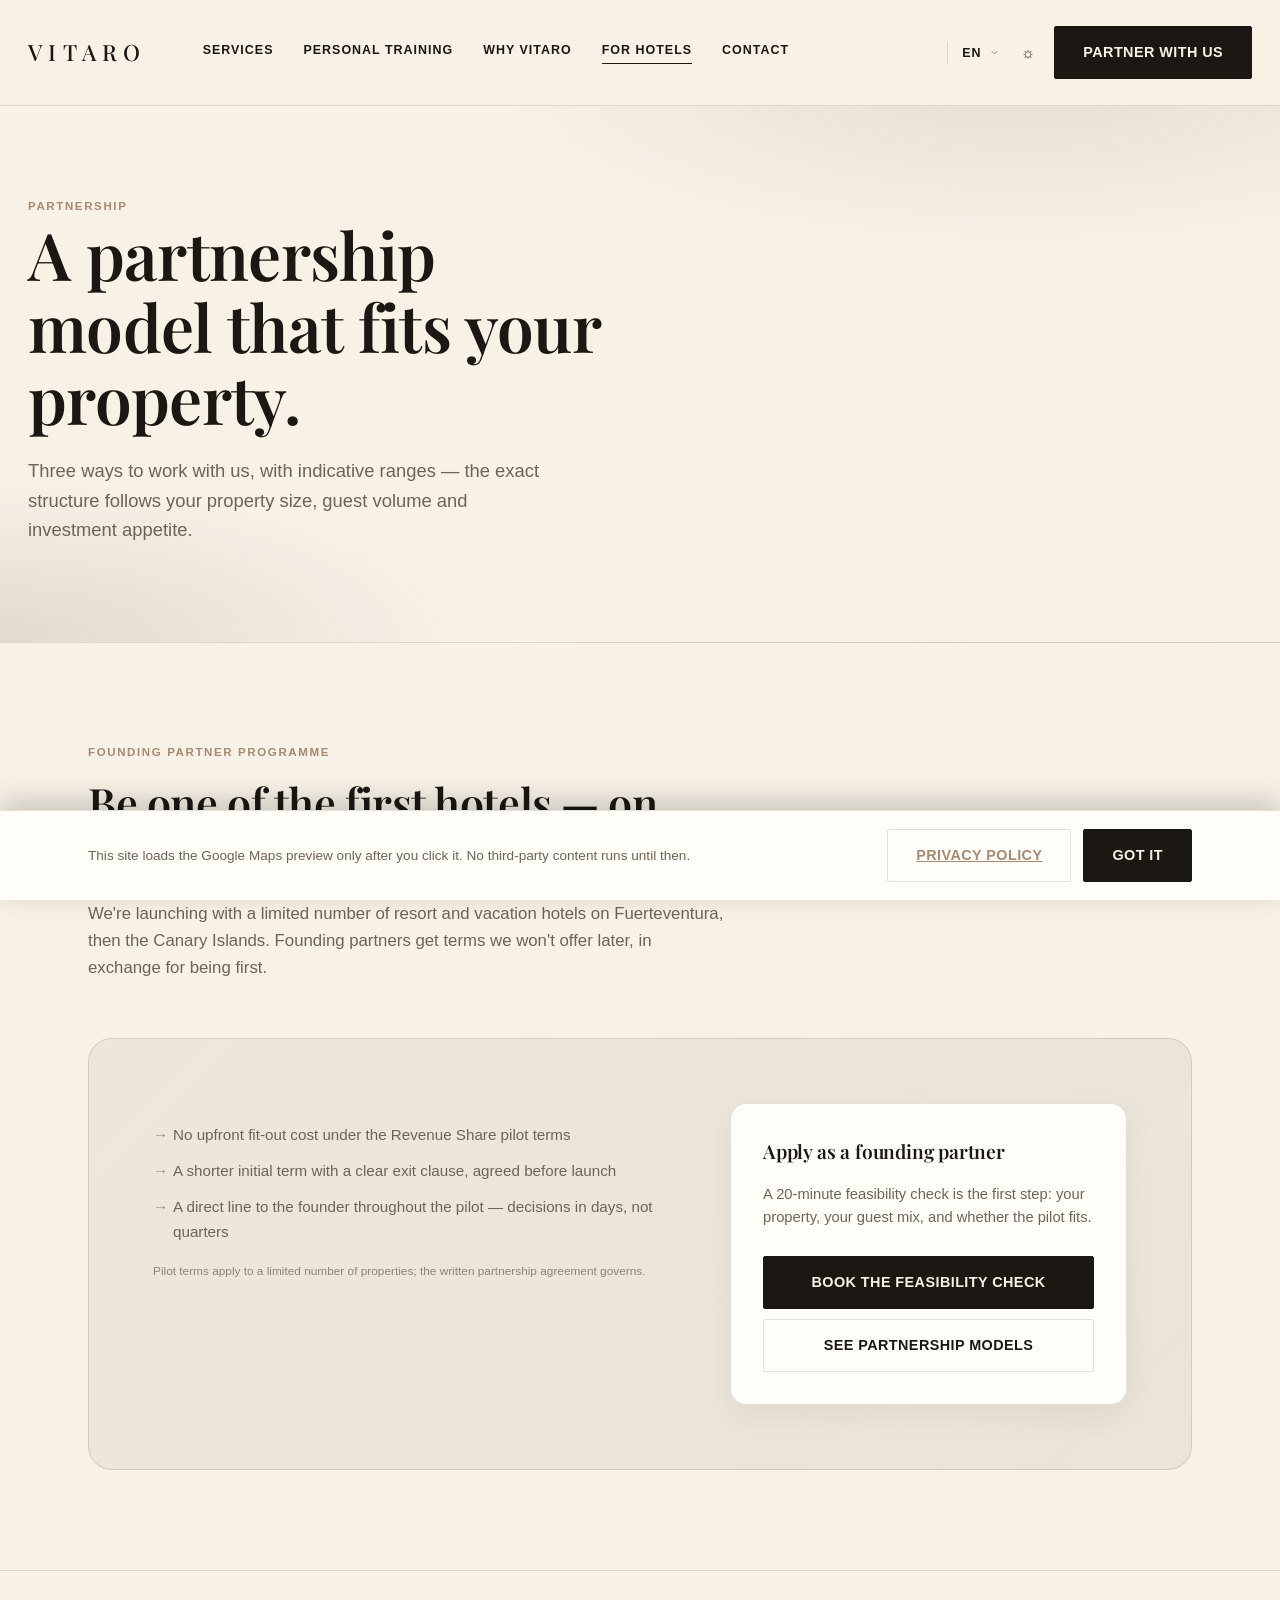
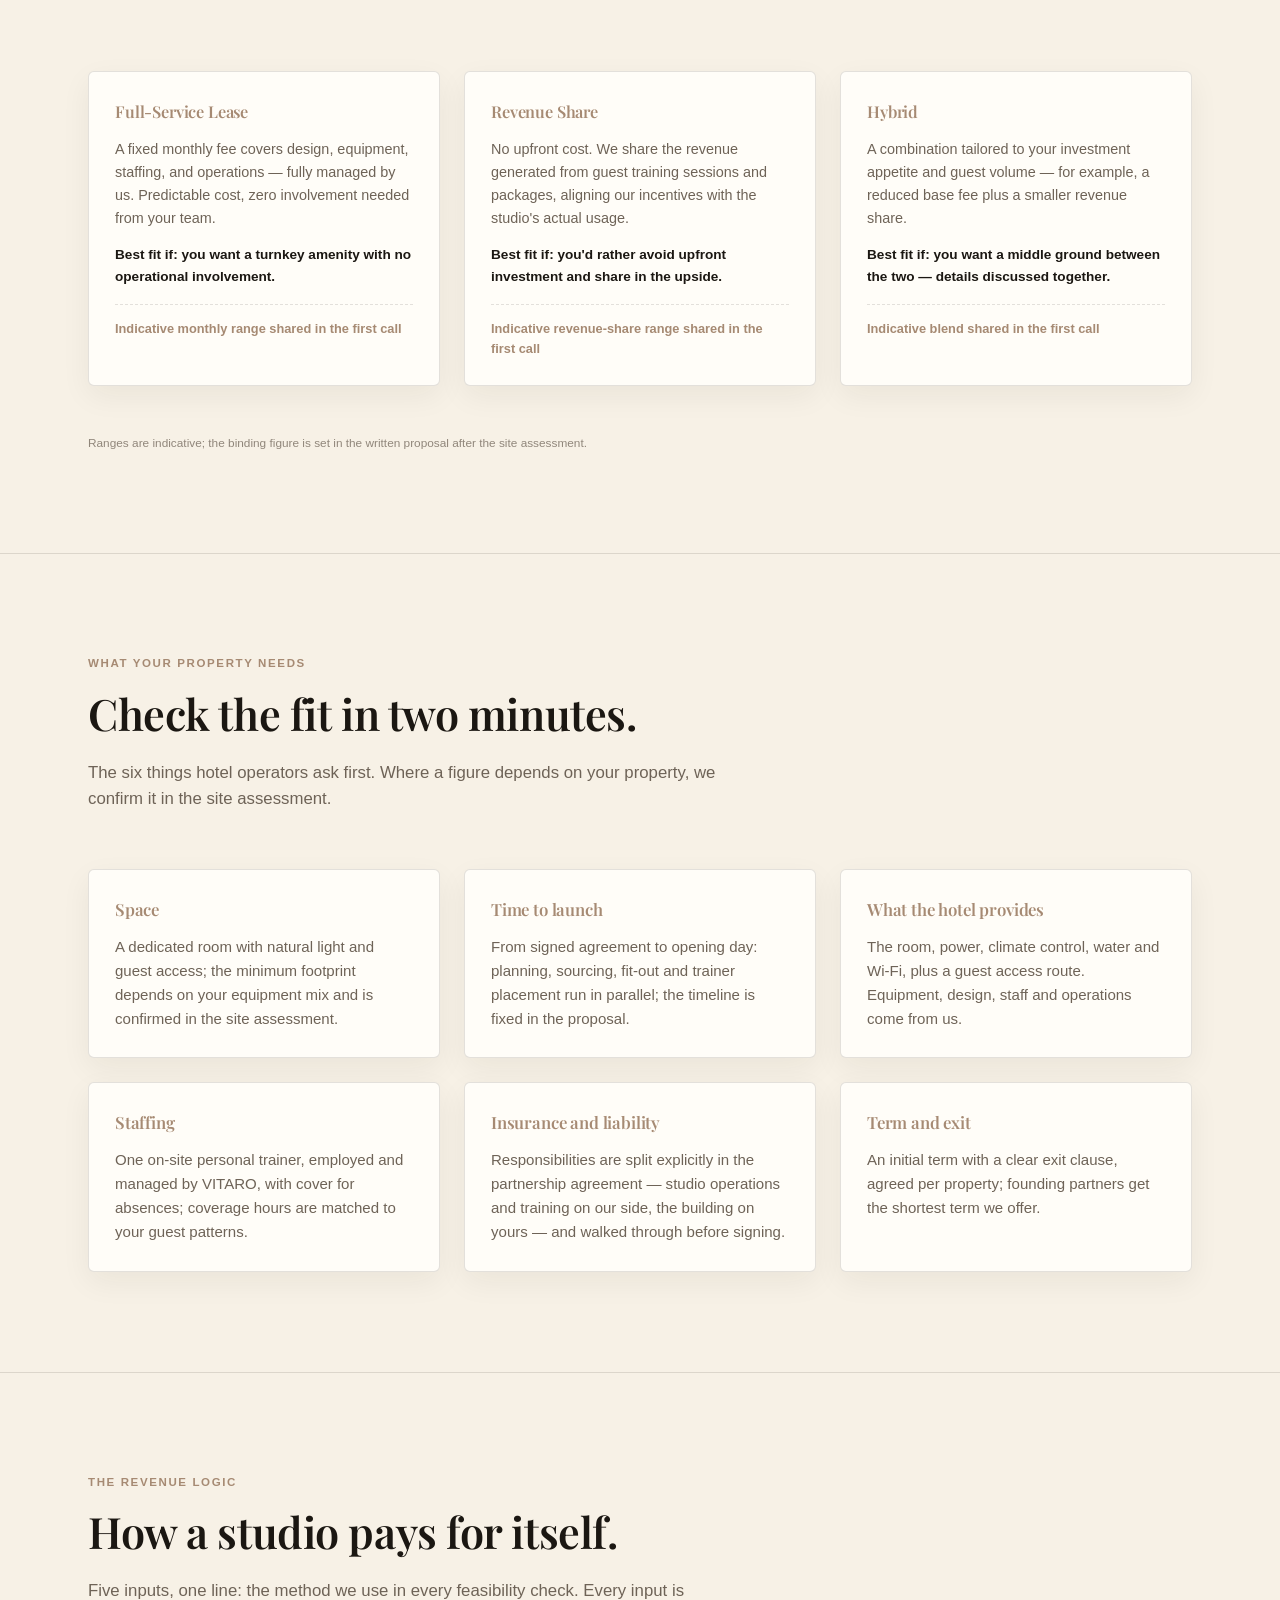
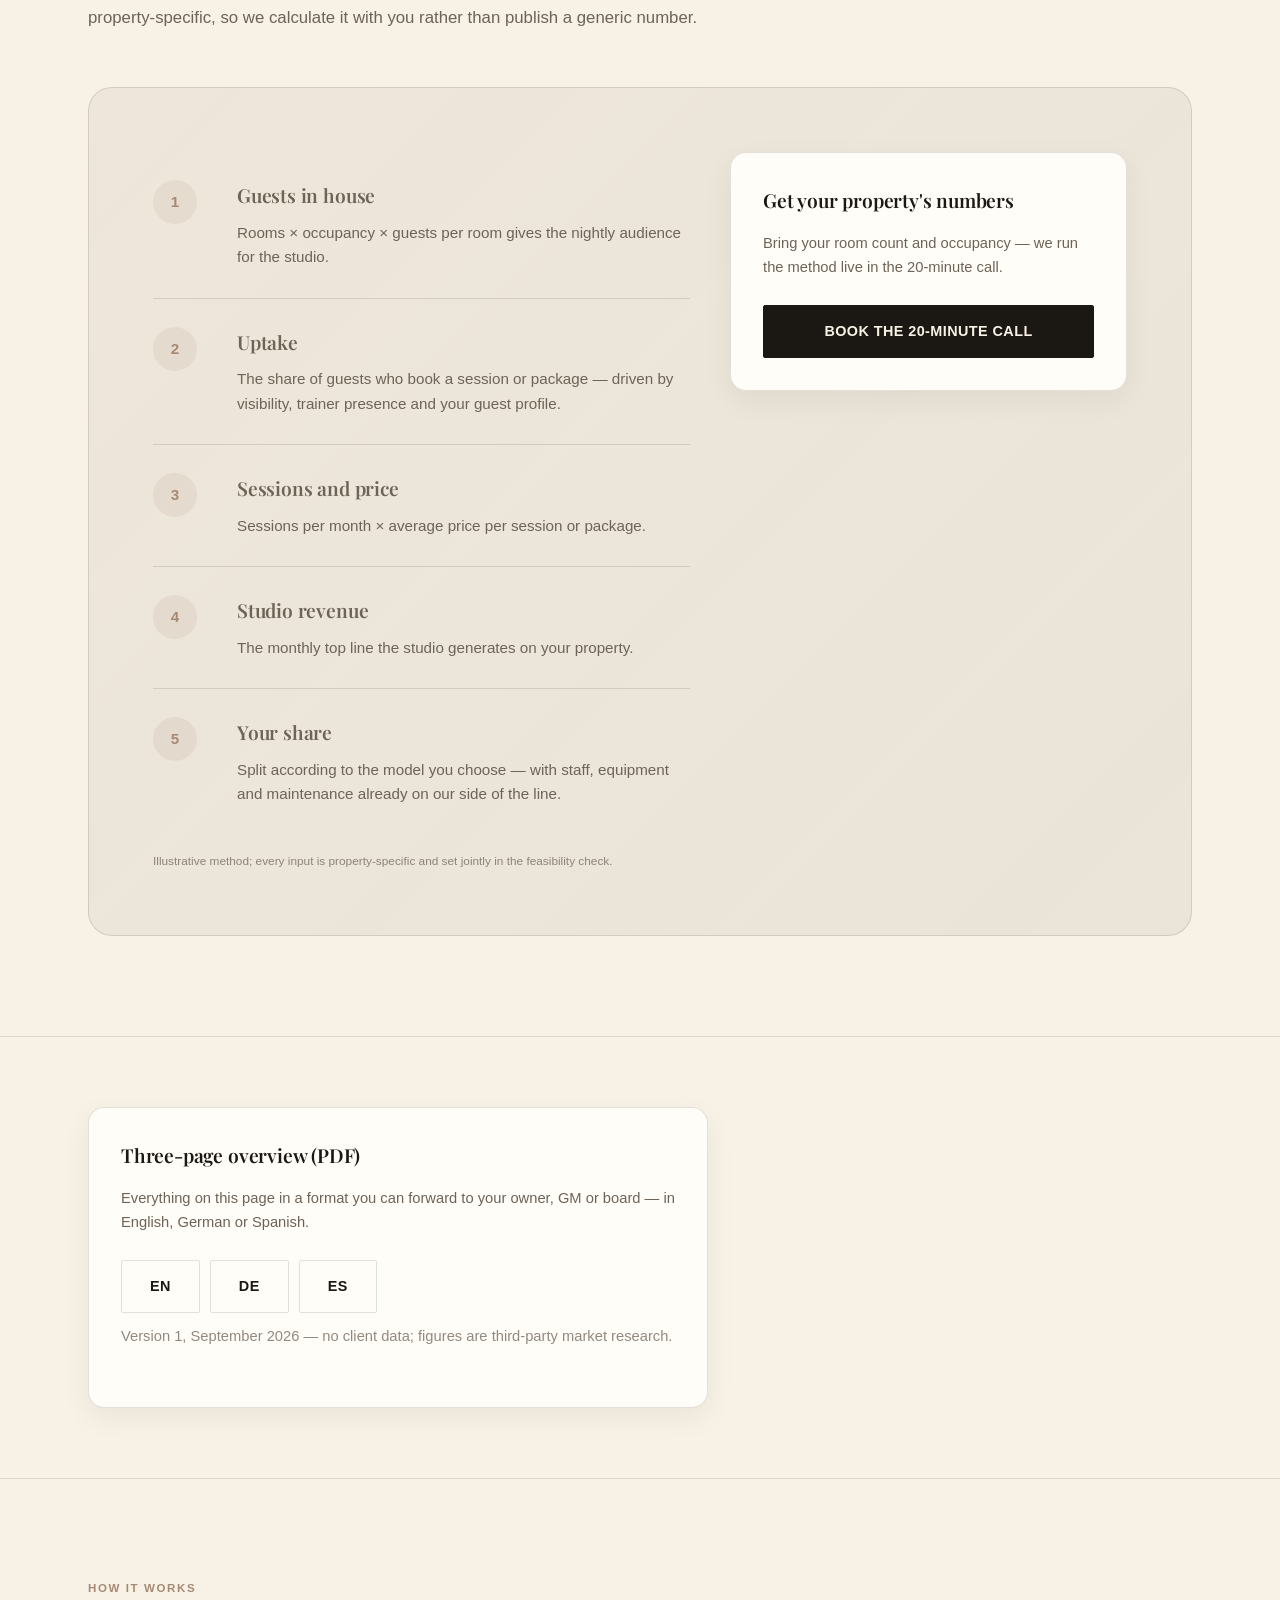
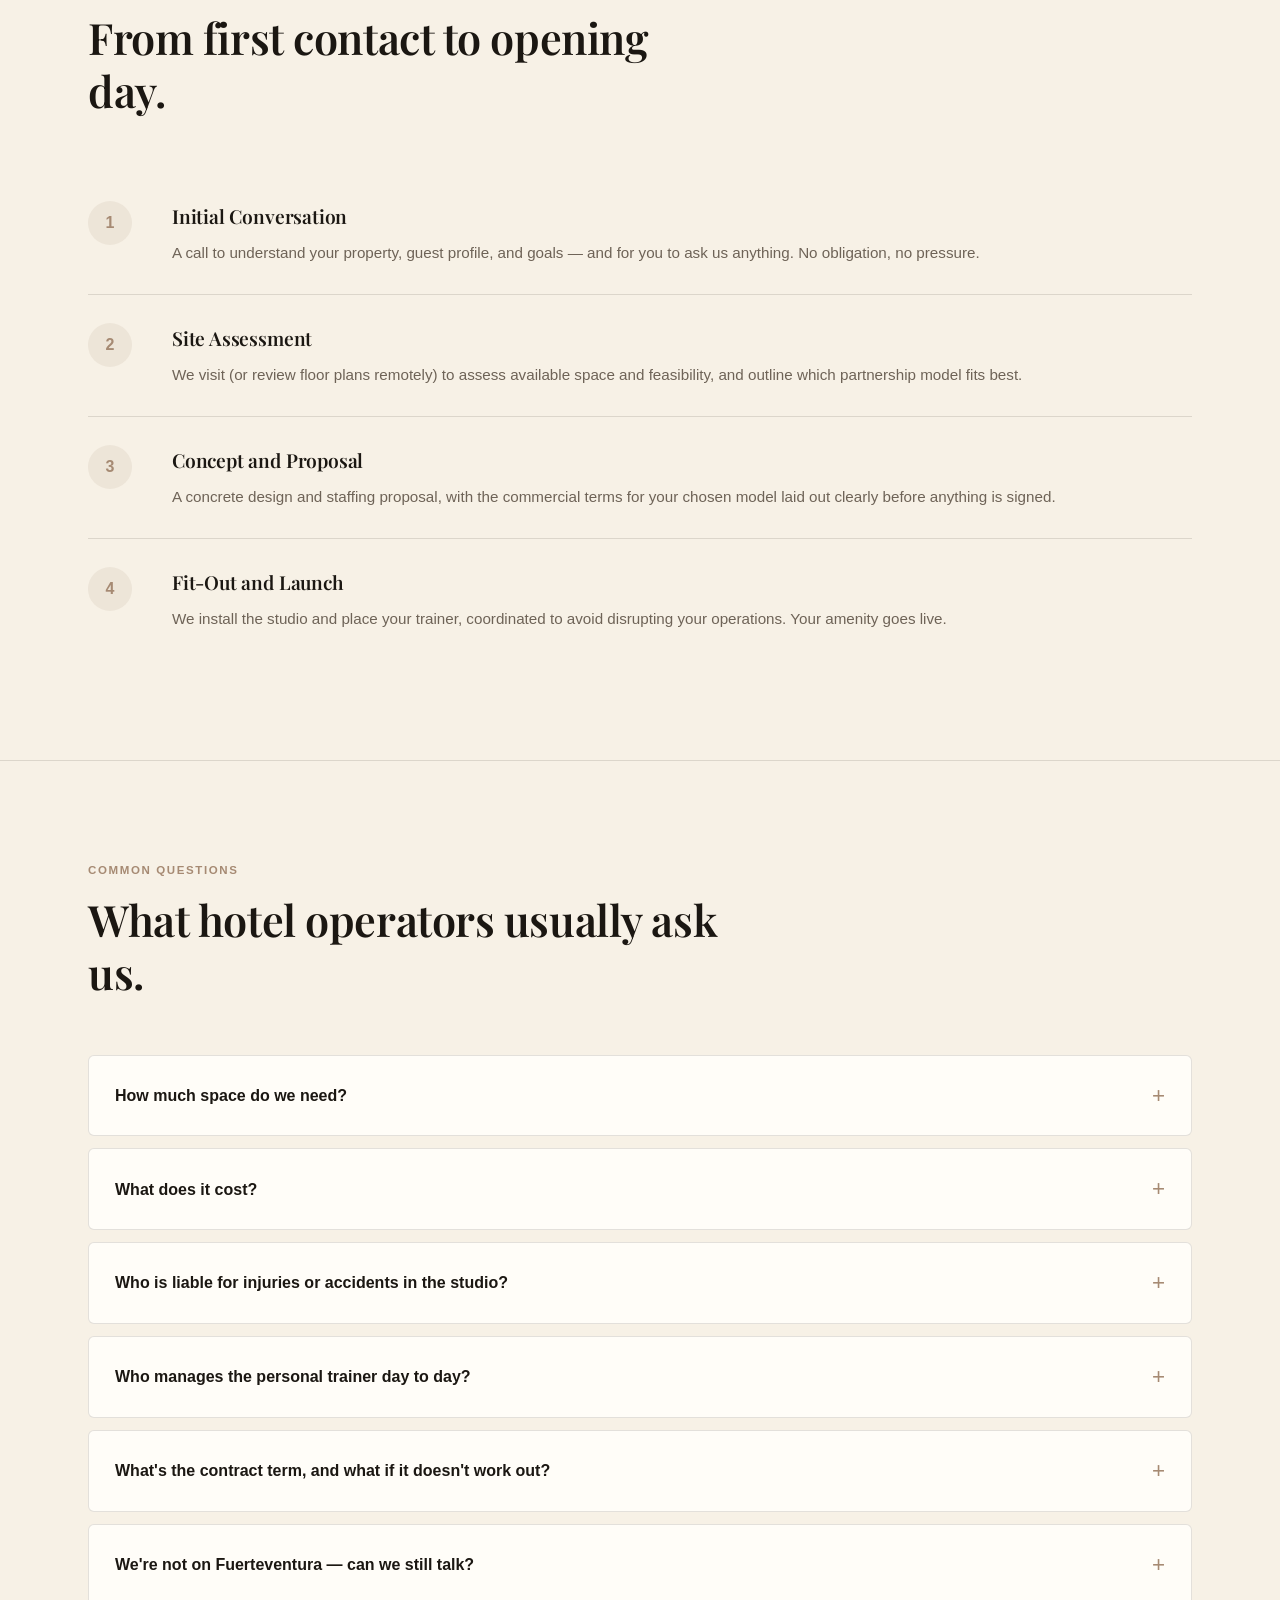
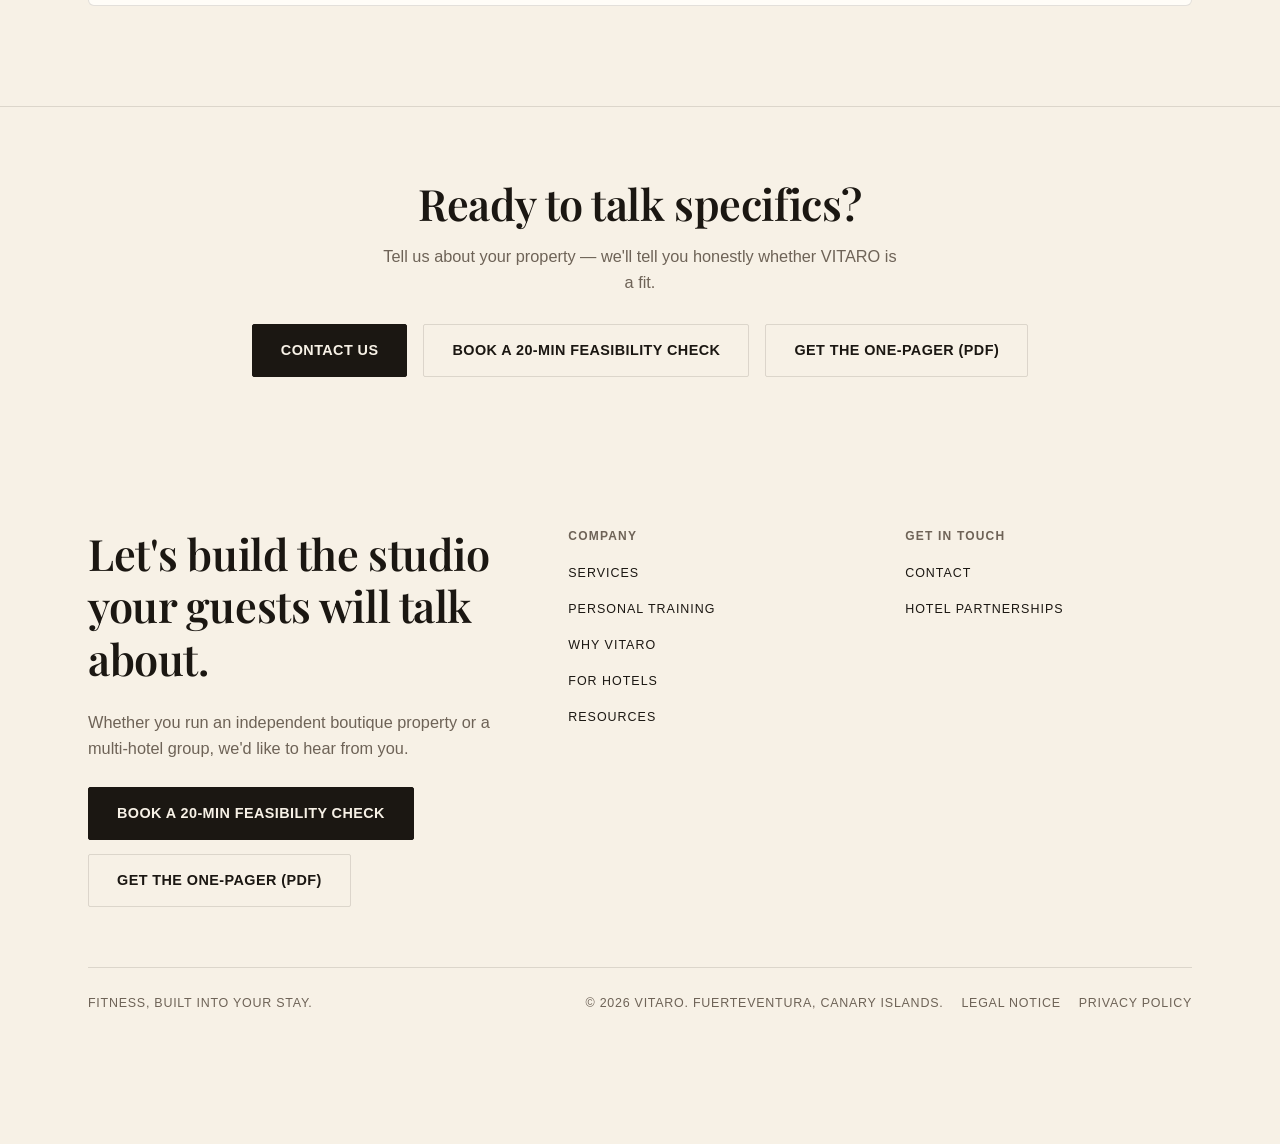
<file: partnerschaft.html>
<!DOCTYPE html>
<html lang="en" data-theme="light">
<head>
    <meta name="robots" content="noindex, nofollow">
<meta charset="UTF-8">
<meta name="viewport" content="width=device-width, initial-scale=1.0">
<title id="pageTitle">Partnership Models — VITARO</title>
<meta name="description" content="Full-Service Lease, Revenue Share, or Hybrid — explore how a VITARO hotel partnership works, from first contact to opening day, plus answers to common questions.">
<link rel="canonical" href="https://vitaro-concept.example/partnerschaft.html">
<meta property="og:type" content="website">
<meta property="og:site_name" content="VITARO">
<meta property="og:title" content="Partnership Models — VITARO">
<meta property="og:description" content="Full-Service Lease, Revenue Share, or Hybrid — explore how a VITARO hotel partnership works.">
<meta property="og:image" content="https://vitaro-concept.example/assets/media/vitaro-hero-desktop.jpg">
<meta property="og:url" content="https://vitaro-concept.example/partnerschaft.html">
<meta name="twitter:card" content="summary_large_image">
<link rel="icon" href="data:image/svg+xml,%3Csvg xmlns='http://www.w3.org/2000/svg' viewBox='0 0 100 100'%3E%3Crect width='100' height='100' rx='20' fill='%23f5efe6'/%3E%3Ctext x='50' y='69' font-size='58' font-family='Arial' font-weight='900' fill='%23181410' text-anchor='middle'%3EV%3C/text%3E%3C/svg%3E">
<script>
  (function(){
    try{
      var stored = localStorage.getItem('vitaro-theme');
      var theme;
      if(stored === 'dark' || stored === 'light'){ theme = stored; }
      else { theme = (window.matchMedia && window.matchMedia('(prefers-color-scheme: dark)').matches) ? 'dark' : 'light'; }
      document.documentElement.setAttribute('data-theme', theme);
    }catch(e){}
  })();
</script>
<link rel="preconnect" href="https://fonts.googleapis.com">
<link rel="preconnect" href="https://fonts.gstatic.com" crossorigin>
<link href="https://fonts.googleapis.com/css2?family=Playfair+Display:wght@500;600;700&display=swap" rel="stylesheet">
<link rel="stylesheet" href="assets/css/style.css?v=66">
</head>
<body data-title-key="prt.meta.title">

<a class="skip-link" href="#main" data-i18n="a11y.skip">Skip to content</a>

<header>
  <div class="wrap">
    <nav>
      <a class="logo" href="index.html">VITARO</a>
      <button class="menu-toggle" id="menuToggle" aria-label="Toggle menu" aria-expanded="false" onclick="toggleMobileMenu()">
        <span></span><span></span><span></span>
      </button>
      <div class="nav-panel" id="navPanel">
        <div class="nav-links">
          <a href="leistungen.html" data-i18n="nav.leistungen">Leistungen</a>
          <a href="index.html#trainers" data-i18n="nav.trainers">Personal Training</a>
          <a href="index.html#founder" data-i18n="nav.founder">Why VITARO</a>
          <a href="partnerschaft.html" class="active" data-i18n="nav.partnerschaft">For Hotels</a>
          <a href="kontakt.html" data-i18n="nav.contact">Contact</a>
        </div>
        <div class="nav-cta">
          <select class="lang-select" id="langSelect" aria-label="Language" onchange="applyLang(this.value)">
            <option value="en">EN</option><option value="de">DE</option><option value="es">ES</option>
          </select>
          <button class="theme-toggle" onclick="toggleTheme()" aria-label="Toggle light / dark mode" title="Toggle light / dark mode">
            <span class="icon-dark">&#9789;</span><span class="icon-light">&#9788;</span>
          </button>
          <a href="kontakt.html" class="btn btn-primary" data-i18n="nav.cta">Partner With Us</a>
        </div>
      </div>
    </nav>
  </div>
</header>

<div class="nav-backdrop" id="navBackdrop" onclick="closeMobileMenu()"></div>

<main id="main">

<section class="hero hero-sm">
  <div class="wrap hero-content hero-inner">
    <span class="eyebrow" data-i18n="prt.hero.eyebrow">Partnership</span>
    <h1 data-i18n="prt.hero.h1">A partnership model that fits your property.</h1>
    <p class="lead" data-i18n="prt.hero.lead">Three ways to work with us, with indicative ranges — the exact structure follows your property size, guest volume and investment appetite.</p>
  </div>
</section>

<section id="founding">
  <div class="wrap">
    <div class="section-head">
      <span class="eyebrow" data-i18n="offer.eyebrow">Founding Partner Programme</span>
      <h2 data-i18n="offer.h2">Be one of the first hotels — on pilot terms.</h2>
      <p data-i18n="offer.p">We're launching with a limited number of resort and vacation hotels on Fuerteventura, then the Canary Islands. Founding partners get terms we won't offer later, in exchange for being first.</p>
    </div>
    <div class="partner-band">
      <div>
        <ul>
          <li data-i18n="offer.li1">No upfront fit-out cost under the Revenue Share pilot terms</li>
          <li data-i18n="offer.li2">A shorter initial term with a clear exit clause, agreed before launch</li>
          <li data-i18n="offer.li3">A direct line to the founder throughout the pilot — decisions in days, not quarters</li>
        </ul>
        <p class="source-note" style="margin-top:18px;" data-i18n="offer.note">Pilot terms apply to a limited number of properties; the written partnership agreement governs.</p>
      </div>
      <div>
        <div class="partner-card">
          <h3 data-i18n="offer.card.h3">Apply as a founding partner</h3>
          <p data-i18n="offer.card.p">A 20-minute feasibility check is the first step: your property, your guest mix, and whether the pilot fits.</p>
          <a href="kontakt.html#contactForm" data-booking-link class="btn btn-primary" style="width:100%;justify-content:center;" data-i18n="offer.card.btn">Book the feasibility check</a>
          <a href="#models" class="btn btn-ghost" style="width:100%;justify-content:center;margin-top:10px;" data-i18n="offer.card.btn2">See partnership models</a>
        </div>
      </div>
    </div>
  </div>
</section>

<section id="models">
  <div class="wrap">
    <div class="models-grid" style="margin-top:0;">
      <div class="model-card">
        <h3 data-i18n="prt.models.card1.h3">Full-Service Lease</h3>
        <p data-i18n="prt.models.card1.p">A fixed monthly fee covers design, equipment, staffing, and operations — fully managed by us. Predictable cost, zero involvement needed from your team.</p>
        <p style="font-size:.85rem;font-weight:600;color:var(--text);margin-top:14px;" data-i18n="prt.models.card1.fit">Best fit if: you want a turnkey amenity with no operational involvement.</p>
        <div class="model-price" data-state="pending"><b class="model-price-value"></b><span class="model-price-label" data-i18n="prt.models.card1.priceLabel">Indicative monthly range shared in the first call</span></div>
      </div>
      <div class="model-card">
        <h3 data-i18n="prt.models.card2.h3">Revenue Share</h3>
        <p data-i18n="prt.models.card2.p">No upfront cost. We share the revenue generated from guest training sessions and packages, aligning our incentives with the studio's actual usage.</p>
        <p style="font-size:.85rem;font-weight:600;color:var(--text);margin-top:14px;" data-i18n="prt.models.card2.fit">Best fit if: you'd rather avoid upfront investment and share in the upside.</p>
        <div class="model-price" data-state="pending"><b class="model-price-value"></b><span class="model-price-label" data-i18n="prt.models.card2.priceLabel">Indicative revenue-share range shared in the first call</span></div>
      </div>
      <div class="model-card">
        <h3 data-i18n="prt.models.card3.h3">Hybrid</h3>
        <p data-i18n="prt.models.card3.p">A combination tailored to your investment appetite and guest volume — for example, a reduced base fee plus a smaller revenue share.</p>
        <p style="font-size:.85rem;font-weight:600;color:var(--text);margin-top:14px;" data-i18n="prt.models.card3.fit">Best fit if: you want a middle ground between the two — details discussed together.</p>
        <div class="model-price" data-state="pending"><b class="model-price-value"></b><span class="model-price-label" data-i18n="prt.models.card3.priceLabel">Indicative blend shared in the first call</span></div>
      </div>
    </div>
    <p class="source-note" style="margin-top:22px;" data-i18n="prt.models.priceNote">Ranges are indicative; the binding figure is set in the written proposal after the site assessment.</p>
  </div>
</section>

<section id="specifics">
  <div class="wrap">
    <div class="section-head">
      <span class="eyebrow" data-i18n="spec.eyebrow">What your property needs</span>
      <h2 data-i18n="spec.h2">Check the fit in two minutes.</h2>
      <p data-i18n="spec.p">The six things hotel operators ask first. Where a figure depends on your property, we confirm it in the site assessment.</p>
    </div>
    <div class="spec-grid">
      <div class="model-card"><h3 data-i18n="spec.1.h3">Space</h3><p data-i18n="spec.1.p">A dedicated room with natural light and guest access; the minimum footprint depends on your equipment mix and is confirmed in the site assessment.</p></div>
      <div class="model-card"><h3 data-i18n="spec.2.h3">Time to launch</h3><p data-i18n="spec.2.p">From signed agreement to opening day: planning, sourcing, fit-out and trainer placement run in parallel; the timeline is fixed in the proposal.</p></div>
      <div class="model-card"><h3 data-i18n="spec.3.h3">What the hotel provides</h3><p data-i18n="spec.3.p">The room, power, climate control, water and Wi-Fi, plus a guest access route. Equipment, design, staff and operations come from us.</p></div>
      <div class="model-card"><h3 data-i18n="spec.4.h3">Staffing</h3><p data-i18n="spec.4.p">One on-site personal trainer, employed and managed by VITARO, with cover for absences; coverage hours are matched to your guest patterns.</p></div>
      <div class="model-card"><h3 data-i18n="spec.5.h3">Insurance and liability</h3><p data-i18n="spec.5.p">Responsibilities are split explicitly in the partnership agreement — studio operations and training on our side, the building on yours — and walked through before signing.</p></div>
      <div class="model-card"><h3 data-i18n="spec.6.h3">Term and exit</h3><p data-i18n="spec.6.p">An initial term with a clear exit clause, agreed per property; founding partners get the shortest term we offer.</p></div>
    </div>
  </div>
</section>

<section id="economics">
  <div class="wrap">
    <div class="section-head">
      <span class="eyebrow" data-i18n="econ.eyebrow">The revenue logic</span>
      <h2 data-i18n="econ.h2">How a studio pays for itself.</h2>
      <p data-i18n="econ.p">Five inputs, one line: the method we use in every feasibility check. Every input is property-specific, so we calculate it with you rather than publish a generic number.</p>
    </div>
    <div class="partner-band">
      <div>
        <ol class="process-list">
          <li class="process-item"><span class="num">1</span><div><h3 data-i18n="econ.step1.h3">Guests in house</h3><p data-i18n="econ.step1.p">Rooms × occupancy × guests per room gives the nightly audience for the studio.</p></div></li>
          <li class="process-item"><span class="num">2</span><div><h3 data-i18n="econ.step2.h3">Uptake</h3><p data-i18n="econ.step2.p">The share of guests who book a session or package — driven by visibility, trainer presence and your guest profile.</p></div></li>
          <li class="process-item"><span class="num">3</span><div><h3 data-i18n="econ.step3.h3">Sessions and price</h3><p data-i18n="econ.step3.p">Sessions per month × average price per session or package.</p></div></li>
          <li class="process-item"><span class="num">4</span><div><h3 data-i18n="econ.step4.h3">Studio revenue</h3><p data-i18n="econ.step4.p">The monthly top line the studio generates on your property.</p></div></li>
          <li class="process-item"><span class="num">5</span><div><h3 data-i18n="econ.step5.h3">Your share</h3><p data-i18n="econ.step5.p">Split according to the model you choose — with staff, equipment and maintenance already on our side of the line.</p></div></li>
        </ol>
        <p class="source-note" style="margin-top:18px;" data-i18n="econ.note">Illustrative method; every input is property-specific and set jointly in the feasibility check.</p>
      </div>
      <div>
        <div class="partner-card">
          <h3 data-i18n="econ.card.h3">Get your property's numbers</h3>
          <p data-i18n="econ.card.p">Bring your room count and occupancy — we run the method live in the 20-minute call.</p>
          <a href="kontakt.html#contactForm" data-booking-link class="btn btn-primary" style="width:100%;justify-content:center;" data-i18n="econ.card.btn">Book the 20-minute call</a>
        </div>
      </div>
    </div>
  </div>
</section>

<section id="onepager" class="section-tight">
  <div class="wrap">
    <div class="partner-card onepager-card">
      <h3 data-i18n="pdf.h3">Two-page overview (PDF)</h3>
      <p data-i18n="pdf.p">Everything on this page in a format you can forward to your owner, GM or board — in English, German or Spanish.</p>
      <div class="pdf-links">
        <a class="btn btn-ghost" href="assets/downloads/vitaro-one-pager-en.pdf" download>EN</a>
        <a class="btn btn-ghost" href="assets/downloads/vitaro-one-pager-de.pdf" download>DE</a>
        <a class="btn btn-ghost" href="assets/downloads/vitaro-one-pager-es.pdf" download>ES</a>
      </div>
      <p class="source-note" data-i18n="pdf.note">Version 1, September 2026 — no client data; figures are third-party market research.</p>
    </div>
  </div>
</section>

<section id="process">
  <div class="wrap">
    <div class="section-head">
      <span class="eyebrow" data-i18n="prt.process.eyebrow">How It Works</span>
      <h2 data-i18n="prt.process.h2">From first contact to opening day.</h2>
    </div>
    <ol class="process-list">
      <li class="process-item">
        <div class="num">1</div>
        <div><h3 data-i18n="prt.process.step1.h3">Initial Conversation</h3><p data-i18n="prt.process.step1.p">A call to understand your property, guest profile, and goals — and for you to ask us anything. No obligation, no pressure.</p></div>
      </li>
      <li class="process-item">
        <div class="num">2</div>
        <div><h3 data-i18n="prt.process.step2.h3">Site Assessment</h3><p data-i18n="prt.process.step2.p">We visit (or review floor plans remotely) to assess available space and feasibility, and outline which partnership model fits best.</p></div>
      </li>
      <li class="process-item">
        <div class="num">3</div>
        <div><h3 data-i18n="prt.process.step3.h3">Concept and Proposal</h3><p data-i18n="prt.process.step3.p">A concrete design and staffing proposal, with the commercial terms for your chosen model laid out clearly before anything is signed.</p></div>
      </li>
      <li class="process-item">
        <div class="num">4</div>
        <div><h3 data-i18n="prt.process.step4.h3">Fit-Out and Launch</h3><p data-i18n="prt.process.step4.p">We install the studio and place your trainer, coordinated to avoid disrupting your operations. Your amenity goes live.</p></div>
      </li>
    </ol>
  </div>
</section>

<section id="faq">
  <div class="wrap">
    <div class="section-head">
      <span class="eyebrow" data-i18n="prt.faq.eyebrow">Common Questions</span>
      <h2 data-i18n="prt.faq.h2">What hotel operators usually ask us.</h2>
    </div>
    <div class="faq-list">
      <details class="faq-item"><summary data-i18n="prt.faq.q1">How much space do we need?</summary><div class="faq-a" data-i18n="prt.faq.a1">It depends on your guest volume and the equipment mix, but we've designed functional studios in modest footprints. We assess your actual available space during the site visit rather than asking you to guess in advance.</div></details>
      <details class="faq-item"><summary data-i18n="prt.faq.q2">What does it cost?</summary><div class="faq-a" data-i18n="prt.faq.a2">It depends on the model and your property. We're deliberately not publishing fixed prices here because our business model is still being finalized and a number without context would be misleading — we discuss real figures once we understand your property.</div></details>
      <details class="faq-item"><summary data-i18n="prt.faq.q3">Who is liable for injuries or accidents in the studio?</summary><div class="faq-a" data-i18n="prt.faq.a3">Liability and insurance responsibilities are defined in the partnership agreement before launch, matched to the model you choose. We'll walk through this explicitly as part of the proposal, not leave it as fine print.</div></details>
      <details class="faq-item"><summary data-i18n="prt.faq.q4">Who manages the personal trainer day to day?</summary><div class="faq-a" data-i18n="prt.faq.a4">The trainer is employed, trained, and managed by VITARO — not your HR department. They report into our operations structure while representing your hotel's service standards on-site.</div></details>
      <details class="faq-item"><summary data-i18n="prt.faq.q5">What's the contract term, and what if it doesn't work out?</summary><div class="faq-a" data-i18n="prt.faq.a5">Terms are discussed and agreed per property as part of the proposal stage — we don't believe in locking hotels into arrangements that aren't working. Exact terms depend on the model chosen.</div></details>
      <details class="faq-item"><summary data-i18n="prt.faq.q6">We're not on Fuerteventura — can we still talk?</summary><div class="faq-a" data-i18n="prt.faq.a6">Yes. Fuerteventura is our pilot market, but we're planning expansion across the Canary Islands and into further vacation regions. Early conversations with hotels outside the pilot region are welcome.</div></details>
    </div>
  </div>
</section>

<section class="section-tight" style="border-bottom:none;">
  <div class="wrap" style="text-align:center;">
    <h2 data-i18n="prt.cta.h2" style="max-width:640px;margin:0 auto 14px;">Ready to talk specifics?</h2>
    <p data-i18n="prt.cta.p" style="max-width:520px;margin:0 auto 28px;">Tell us about your property — we'll tell you honestly whether VITARO is a fit.</p>
    <div class="hero-actions" style="justify-content:center;">
      <a href="kontakt.html" class="btn btn-primary" data-i18n="prt.cta.btn">Contact Us</a>
      <a href="kontakt.html#contactForm" data-booking-link class="btn btn-ghost" data-i18n="prt.cta.btn2">Book a 20-min feasibility check</a><a href="#onepager" class="btn btn-ghost" data-i18n="prt.cta.btn3">Get the one-pager (PDF)</a>
    </div>
  </div>
</section>

</main>

<footer id="contact">
  <div class="wrap">
    <div class="footer-top">
      <div>
        <h2 data-i18n="footer.h2">Let's build the studio your guests will talk about.</h2>
        <p data-i18n="footer.p">Whether you run an independent boutique property or a multi-hotel group, we'd like to hear from you.</p>
        <div style="margin-top:26px;display:flex;gap:14px;flex-wrap:wrap;">
          <a href="kontakt.html#contactForm" data-booking-link class="btn btn-primary" data-i18n="footer.btn1">Contact Us</a>
          <a href="partnerschaft.html#onepager" class="btn btn-ghost" data-i18n="footer.btn2">Request Partner Info</a>
        </div>
      </div>
      <div class="footer-col">
        <h4 data-i18n="footer.col1.h4">Company</h4>
        <a href="leistungen.html" data-i18n="nav.leistungen">Leistungen</a>
        <a href="index.html#trainers" data-i18n="nav.trainers">Personal Training</a>
        <a href="index.html#founder" data-i18n="nav.founder">Why VITARO</a>
        <a href="partnerschaft.html" data-i18n="nav.partnerschaft">For Hotels</a>
        <a href="ressourcen.html" data-i18n="footer.link.resources">Resources</a>
      </div>
      <div class="footer-col">
        <h4 data-i18n="footer.col2.h4">Get in Touch</h4>
        <a href="kontakt.html" data-i18n="nav.contact">Contact</a>
        <a href="partnerschaft.html" data-i18n="footer.link.hotelPartnerships">Hotel Partnerships</a>
      </div>
    </div>
    <div class="footer-bottom">
      <span data-i18n="footer.bottom.tagline">Fitness, built into your stay.</span>
      <div class="footer-legal">
        <span data-i18n="footer.bottom.copyright">© 2026 VITARO. Fuerteventura, Canary Islands.</span>
        <a href="impressum.html" data-i18n="footer.link.impressum">Legal Notice</a>
        <a href="datenschutz.html" data-i18n="footer.link.privacy">Privacy Policy</a>
      </div>
    </div>
  </div>
</footer>

<div class="consent-banner" id="consentBanner">
  <div class="wrap consent-inner">
    <p data-i18n="consent.banner.text">This site loads the Google Maps preview only after you click it. No third-party content runs until then.</p>
    <div class="consent-actions">
      <a href="datenschutz.html" class="btn btn-ghost" data-i18n="consent.banner.link">Privacy Policy</a>
      <button class="btn btn-primary" id="consentDismiss" data-i18n="consent.banner.dismiss">Got it</button>
    </div>
  </div>
</div>

<script src="assets/js/main.js?v=17"></script>
<script src="assets/js/i18n.js?v=19"></script>
<script src="assets/js/consent.js?v=5"></script>
</body>
</html>
</file>
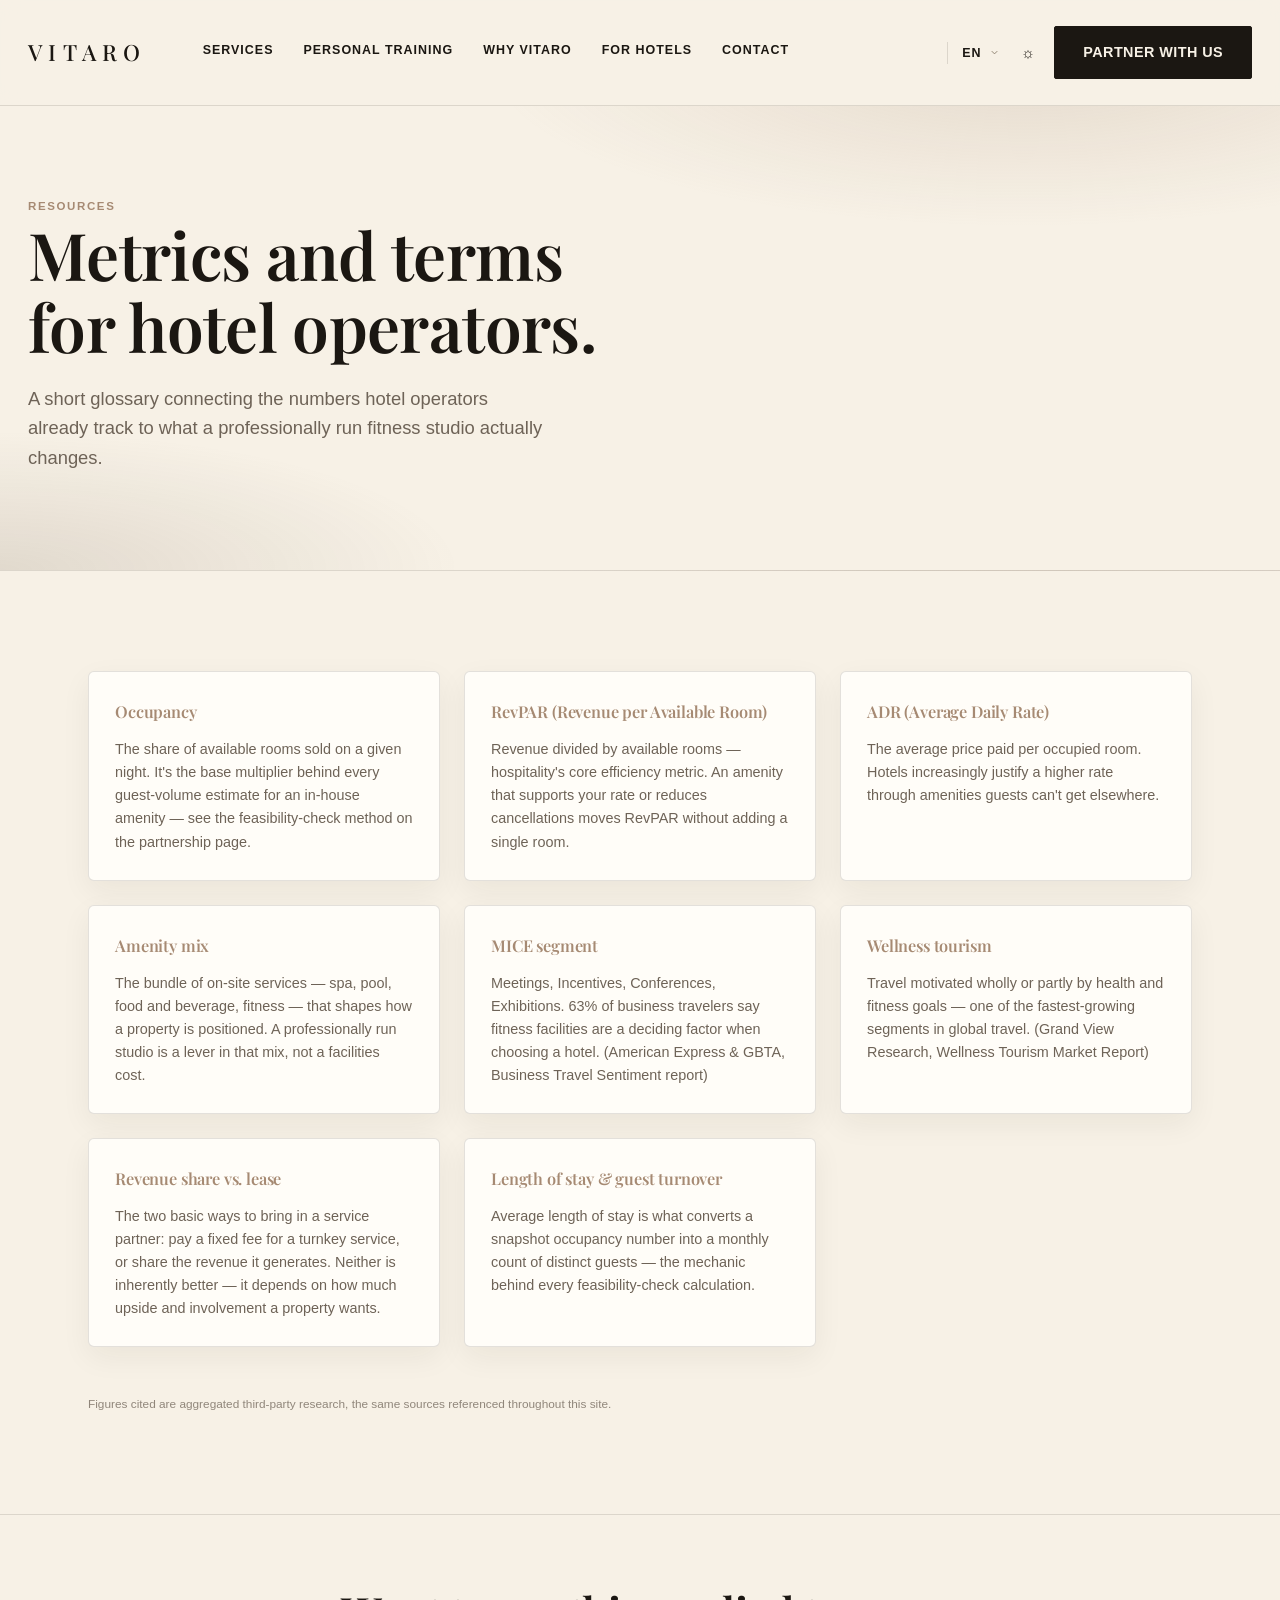
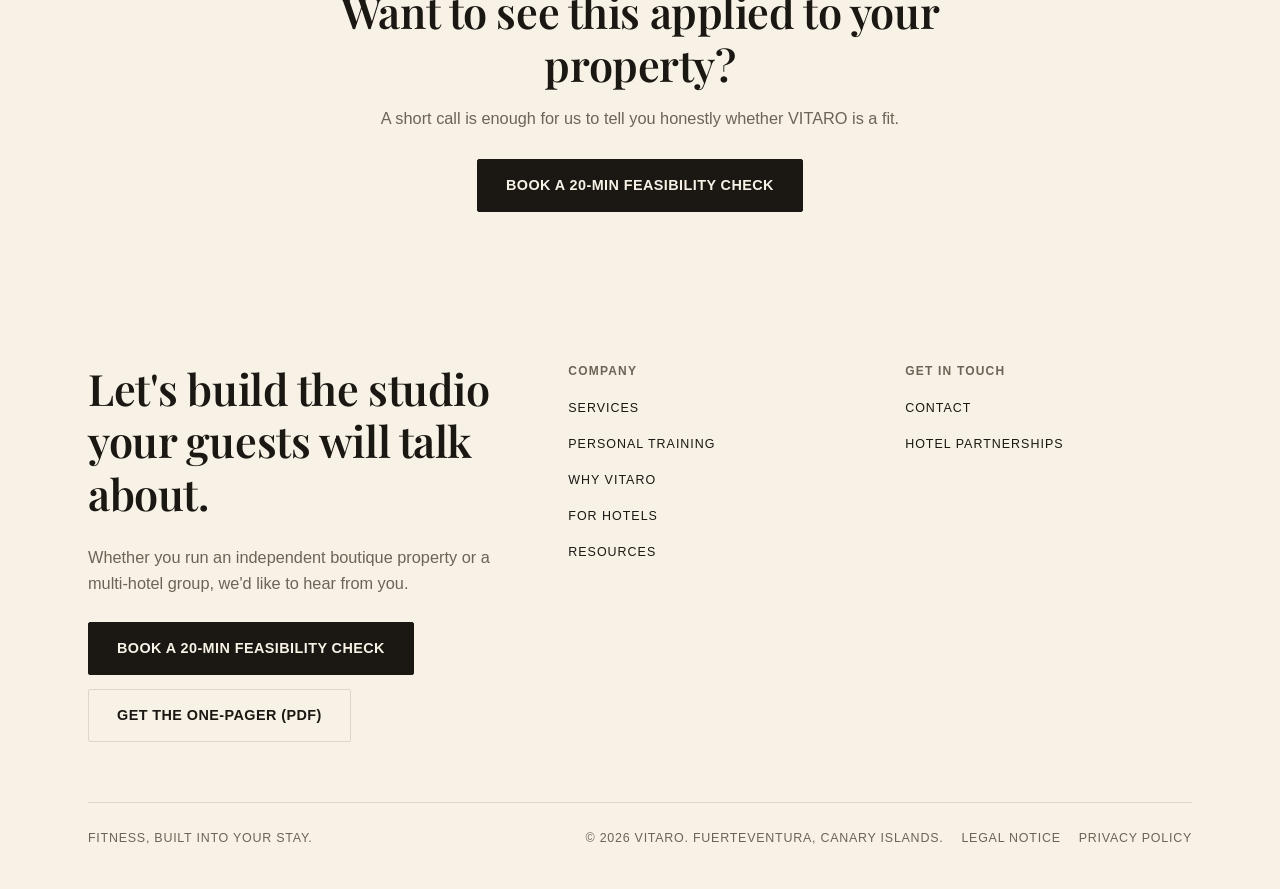
<file: ressourcen.html>
<!DOCTYPE html>
<html lang="en" data-theme="light">
<head>
    <meta name="robots" content="noindex, nofollow">
<meta charset="UTF-8">
<meta name="viewport" content="width=device-width, initial-scale=1.0">
<title id="pageTitle">Resources — VITARO</title>
<meta name="description" content="A short glossary connecting the numbers hotel operators already track — occupancy, RevPAR, ADR, amenity mix — to what a professionally run fitness studio changes.">
<link rel="canonical" href="https://vitaro-concept.example/ressourcen.html">
<meta property="og:type" content="website">
<meta property="og:site_name" content="VITARO">
<meta property="og:title" content="Resources — VITARO">
<meta property="og:description" content="Metrics and terms for hotel operators evaluating an in-house fitness amenity.">
<meta property="og:image" content="https://vitaro-concept.example/assets/media/vitaro-hero-desktop.jpg">
<meta property="og:url" content="https://vitaro-concept.example/ressourcen.html">
<meta name="twitter:card" content="summary_large_image">
<link rel="icon" href="data:image/svg+xml,%3Csvg xmlns='http://www.w3.org/2000/svg' viewBox='0 0 100 100'%3E%3Crect width='100' height='100' rx='20' fill='%23f5efe6'/%3E%3Ctext x='50' y='69' font-size='58' font-family='Arial' font-weight='900' fill='%23181410' text-anchor='middle'%3EV%3C/text%3E%3C/svg%3E">
<script>
  (function(){
    try{
      var stored = localStorage.getItem('vitaro-theme');
      var theme;
      if(stored === 'dark' || stored === 'light'){ theme = stored; }
      else { theme = (window.matchMedia && window.matchMedia('(prefers-color-scheme: dark)').matches) ? 'dark' : 'light'; }
      document.documentElement.setAttribute('data-theme', theme);
    }catch(e){}
  })();
</script>
<link rel="preconnect" href="https://fonts.googleapis.com">
<link rel="preconnect" href="https://fonts.gstatic.com" crossorigin>
<link href="https://fonts.googleapis.com/css2?family=Playfair+Display:wght@500;600;700&display=swap" rel="stylesheet">
<link rel="stylesheet" href="assets/css/style.css?v=66">
</head>
<body data-title-key="res.meta.title">

<a class="skip-link" href="#main" data-i18n="a11y.skip">Skip to content</a>

<header>
  <div class="wrap">
    <nav>
      <a class="logo" href="index.html">VITARO</a>
      <button class="menu-toggle" id="menuToggle" aria-label="Toggle menu" aria-expanded="false" onclick="toggleMobileMenu()">
        <span></span><span></span><span></span>
      </button>
      <div class="nav-panel" id="navPanel">
        <div class="nav-links">
          <a href="leistungen.html" data-i18n="nav.leistungen">Leistungen</a>
          <a href="index.html#trainers" data-i18n="nav.trainers">Personal Training</a>
          <a href="index.html#founder" data-i18n="nav.founder">Why VITARO</a>
          <a href="partnerschaft.html" data-i18n="nav.partnerschaft">For Hotels</a>
          <a href="kontakt.html" data-i18n="nav.contact">Contact</a>
        </div>
        <div class="nav-cta">
          <select class="lang-select" id="langSelect" aria-label="Language" onchange="applyLang(this.value)">
            <option value="en">EN</option><option value="de">DE</option><option value="es">ES</option>
          </select>
          <button class="theme-toggle" onclick="toggleTheme()" aria-label="Toggle light / dark mode" title="Toggle light / dark mode">
            <span class="icon-dark">&#9789;</span><span class="icon-light">&#9788;</span>
          </button>
          <a href="kontakt.html" class="btn btn-primary" data-i18n="nav.cta">Partner With Us</a>
        </div>
      </div>
    </nav>
  </div>
</header>

<div class="nav-backdrop" id="navBackdrop" onclick="closeMobileMenu()"></div>

<main id="main">

<section class="hero hero-sm">
  <div class="wrap hero-content hero-inner">
    <span class="eyebrow" data-i18n="res.hero.eyebrow">Resources</span>
    <h1 data-i18n="res.hero.h1">Metrics and terms for hotel operators.</h1>
    <p class="lead" data-i18n="res.hero.lead">A short glossary connecting the numbers hotel operators already track to what a professionally run fitness studio actually changes.</p>
  </div>
</section>

<section>
  <div class="wrap">
    <div class="models-grid" style="margin-top:0;">
      <div class="model-card"><h3 data-i18n="res.term1.h3">Occupancy</h3><p data-i18n="res.term1.p">The share of available rooms sold on a given night.</p></div>
      <div class="model-card"><h3 data-i18n="res.term2.h3">RevPAR</h3><p data-i18n="res.term2.p">Revenue divided by available rooms.</p></div>
      <div class="model-card"><h3 data-i18n="res.term3.h3">ADR</h3><p data-i18n="res.term3.p">Average price paid per occupied room.</p></div>
      <div class="model-card"><h3 data-i18n="res.term4.h3">Amenity mix</h3><p data-i18n="res.term4.p">The bundle of on-site services that shapes positioning.</p></div>
      <div class="model-card"><h3 data-i18n="res.term5.h3">MICE segment</h3><p data-i18n="res.term5.p">Meetings, Incentives, Conferences, Exhibitions.</p></div>
      <div class="model-card"><h3 data-i18n="res.term6.h3">Wellness tourism</h3><p data-i18n="res.term6.p">Travel motivated by health and fitness goals.</p></div>
      <div class="model-card"><h3 data-i18n="res.term7.h3">Revenue share vs. lease</h3><p data-i18n="res.term7.p">Two basic ways to bring in a service partner.</p></div>
      <div class="model-card"><h3 data-i18n="res.term8.h3">Length of stay & guest turnover</h3><p data-i18n="res.term8.p">How length of stay converts occupancy into a monthly guest count.</p></div>
    </div>
    <p class="source-note" style="margin-top:24px;" data-i18n="res.sources.note">Figures cited are aggregated third-party research, the same sources referenced throughout this site.</p>
  </div>
</section>

<section class="section-tight" style="border-bottom:none;">
  <div class="wrap" style="text-align:center;">
    <h2 data-i18n="res.cta.h2" style="max-width:640px;margin:0 auto 14px;">Want to see this applied to your property?</h2>
    <p data-i18n="res.cta.p" style="max-width:520px;margin:0 auto 28px;">A short call is enough for us to tell you honestly whether VITARO is a fit.</p>
    <span style="display:inline-flex;gap:14px;flex-wrap:wrap;justify-content:center;"><a href="kontakt.html#contactForm" data-booking-link class="btn btn-primary" data-i18n="cta.feas">Book a 20-min feasibility check</a></span>
  </div>
</section>

</main>

<footer id="contact">
  <div class="wrap">
    <div class="footer-top">
      <div>
        <h2 data-i18n="footer.h2">Let's build the studio your guests will talk about.</h2>
        <p data-i18n="footer.p">Whether you run an independent boutique property or a multi-hotel group, we'd like to hear from you.</p>
        <div style="margin-top:26px;display:flex;gap:14px;flex-wrap:wrap;">
          <a href="kontakt.html#contactForm" data-booking-link class="btn btn-primary" data-i18n="footer.btn1">Contact Us</a>
          <a href="partnerschaft.html#onepager" class="btn btn-ghost" data-i18n="footer.btn2">Request Partner Info</a>
        </div>
      </div>
      <div class="footer-col">
        <h4 data-i18n="footer.col1.h4">Company</h4>
        <a href="leistungen.html" data-i18n="nav.leistungen">Leistungen</a>
        <a href="index.html#trainers" data-i18n="nav.trainers">Personal Training</a>
        <a href="index.html#founder" data-i18n="nav.founder">Why VITARO</a>
        <a href="partnerschaft.html" data-i18n="nav.partnerschaft">For Hotels</a>
        <a href="ressourcen.html" data-i18n="footer.link.resources">Resources</a>
      </div>
      <div class="footer-col">
        <h4 data-i18n="footer.col2.h4">Get in Touch</h4>
        <a href="kontakt.html" data-i18n="nav.contact">Contact</a>
        <a href="partnerschaft.html" data-i18n="footer.link.hotelPartnerships">Hotel Partnerships</a>
      </div>
    </div>
    <div class="footer-bottom">
      <span data-i18n="footer.bottom.tagline">Fitness, built into your stay.</span>
      <div class="footer-legal">
        <span data-i18n="footer.bottom.copyright">© 2026 VITARO. Fuerteventura, Canary Islands.</span>
        <a href="impressum.html" data-i18n="footer.link.impressum">Legal Notice</a>
        <a href="datenschutz.html" data-i18n="footer.link.privacy">Privacy Policy</a>
      </div>
    </div>
  </div>
</footer>

<script src="assets/js/main.js?v=17"></script>
<script src="assets/js/i18n.js?v=19"></script>
</body>
</html>
</file>
<file: assets/css/style.css>
:root{
  --bg:#f7f1e6;
  --bg-alt:#efe4cf;
  --card:#fffdf8;
  --line:rgba(27,21,14,0.12);
  --text:#1b1712;
  --text-dim:#6e6357;
  --accent:#a68a73;
  --accent-2:#5c4a3a;
  --accent-rgb:166,138,115;
  --accent-2-rgb:92,74,58;
  --bg-rgb:247,241,230;
  --header-bg:rgba(247,241,230,0.9);
  --card-shadow:0 10px 30px rgba(40,30,20,0.06);
  --radius:6px;
  --focus-ring:#a68a73;
}
[data-theme="dark"]{
  --bg:#1a140f;
  --bg-alt:#221b14;
  --card:#241c15;
  --line:rgba(255,255,255,0.1);
  --text:#f3ece0;
  --text-dim:#b5a794;
  --bg-rgb:26,20,15;
  --header-bg:rgba(26,20,15,0.88);
  --card-shadow:none;
}
*{box-sizing:border-box;margin:0;padding:0;}
html{scroll-behavior:smooth;}
/* The sticky header sits on top of the page, so jumping straight to an
   anchor's top edge tucks its heading half under the header. Reserve
   space above every real jump target (roughly the header's own height,
   106px desktop / 91px mobile - 110px covers both with a little air). */
section[id],#booking,#contactForm{scroll-margin-top:110px;}
body{
  background:var(--bg);
  color:var(--text);
  font-family:-apple-system,'Avenir Next','Helvetica Neue',Arial,sans-serif;
  line-height:1.6;
  -webkit-font-smoothing:antialiased;
  transition:background .25s ease, color .25s ease;
}
a{color:inherit;text-decoration:none;}
img{max-width:100%;display:block;}
.wrap{max-width:1160px;margin:0 auto;padding:0 28px;}
/* Header specifically needs more room than content sections: logo + 5 nav
   labels + language/theme/CTA need ~1155px unwrapped, which the shared
   1160px .wrap leaves almost no margin for (28px padding either side
   already eats into it). Only matters once the browser window is wider
   than ~1356px - below that .wrap still just fills the available width,
   identical to every other section. */
header .wrap{max-width:1360px;}
.eyebrow{
  text-transform:uppercase;
  letter-spacing:.14em;
  font-size:.72rem;
  font-weight:700;
  color:var(--accent);
}
h1,h2,h3{font-family:'Playfair Display',Georgia,'Times New Roman',serif;font-weight:600;letter-spacing:-0.01em;}
h1{font-size:clamp(2.4rem,5.4vw,4.1rem);line-height:1.1;}
h2{font-size:clamp(1.4rem,5vw,2.7rem);line-height:1.22;}
h3{font-size:1.2rem;}
p{color:var(--text-dim);font-size:1.02rem;}
.btn{
  /* inline-block, not inline-flex: no .btn on the site actually wraps an
     icon element needing flex alignment (checked - every one is plain
     text), and flexbox's own intrinsic-sizing does not reliably wrap a
     flex container's direct text content (same root cause as the email
     address overflow fixed earlier) - inline-block wraps correctly. */
  display:inline-block;
  padding:14px 28px;border-radius:2px;
  font-weight:600;font-size:.9rem;letter-spacing:.03em;
  border:1px solid transparent;
  cursor:pointer;transition:transform .15s ease, opacity .15s ease;
}
.btn{text-transform:uppercase;}
.btn:hover{transform:none;}
.btn-primary{background:var(--text);color:var(--bg);border-color:var(--text);transition:background .35s ease, color .35s ease;}
.btn-primary:hover{background:transparent;color:var(--text);}
.btn-ghost{background:transparent;color:var(--text);border-color:var(--line);}
.btn-ghost:hover{border-color:var(--text);}

/* ACCESSIBILITY */
.skip-link{
  position:absolute;left:12px;top:-60px;z-index:200;
  background:var(--accent);color:#1b1712;
  padding:10px 18px;border-radius:4px;font-weight:700;font-size:.9rem;
  transition:top .15s ease;
}
.skip-link:focus{top:12px;}
a:focus-visible,button:focus-visible,select:focus-visible,input:focus-visible,textarea:focus-visible{
  outline:2px solid var(--focus-ring);outline-offset:3px;border-radius:4px;
}

/* NAV */
header{
  position:sticky;top:0;z-index:50;
  background:var(--header-bg);
  backdrop-filter:blur(10px);
  border-bottom:1px solid var(--line);
  transition:background .5s ease, border-color .5s ease, backdrop-filter .5s ease;
}
/* Homepage on mobile: header is always a solid bar (fully opaque theme
   color, no blur/glass) - the hero image fades into it at the top instead
   (see .hero-bg::before), mirroring the fade into the text background at
   the bottom (.hero-bg::after). */
@media (max-width:860px){
  body.home header{background:var(--bg);border-bottom-color:transparent;backdrop-filter:none;}
  body.home nav{padding:18px 0;}
}
nav{display:flex;align-items:center;justify-content:space-between;padding:26px 0;flex-wrap:wrap;position:relative;}
.logo{font-family:'Playfair Display',Georgia,serif;font-size:1.4rem;font-weight:500;letter-spacing:.28em;text-transform:uppercase;}
.nav-panel{display:flex;align-items:center;gap:40px;}
.nav-links{display:flex;gap:30px;font-size:.78rem;font-weight:600;color:var(--text);text-transform:uppercase;letter-spacing:.08em;}
.nav-cta{display:flex;align-items:center;gap:14px;}

/* Desktop: logo left, nav links right next to it, utilities pushed to the
   far right. The underline-on-hover treatment is scoped here too, since
   the dropdown's arrow glyph below (max-width:1220px block) already
   redefines .nav-links a::after — redefining it unscoped would merge
   both declarations into one broken element. This breakpoint (1220px,
   not the site's usual 860px) is nav-specific: 5 labels + logo + CTA
   need ~1155px unwrapped, which needs a ~1220px viewport once padding
   is subtracted - measured directly, not guessed (see header .wrap
   override above for the matching wide-screen adjustment). */
@media (min-width:1221px){
  nav{display:flex;align-items:center;justify-content:flex-start;flex-wrap:wrap;row-gap:14px;}
  .logo{margin-right:56px;}
  /* Real nested flexbox instead of display:contents - contents-flattened
     children have inconsistent align-items handling across browsers
     (Chrome/Safari can vertically misalign them relative to normal flex
     items like .logo, even though headless Chromium renders it fine). */
  .nav-panel{display:flex;align-items:center;flex:1;}
  /* Without flex-shrink:0, nav-panel's two children default to shrinking
     to fit its flex:1 width - since "Personal Training"/"Warum VITARO"
     are the longest labels, they absorb most of that shrink and wrap
     onto two lines even though there's visible room. Neither should ever
     shrink; they should keep their natural single-line width. */
  .nav-links{flex-shrink:0;}
  .nav-cta{flex-shrink:0;margin-left:auto;}
  .nav-links a{position:relative;padding-bottom:3px;white-space:nowrap;}
  .nav-cta .btn{white-space:nowrap;}
  .nav-links a::after{
    content:"";position:absolute;left:0;right:100%;bottom:0;height:1px;
    background:currentColor;transition:right .25s ease;
  }
  .nav-links a:hover::after,.nav-links a.active::after{right:0;}
}

/* THEME TOGGLE */
.theme-toggle{
  width:24px;height:24px;border-radius:0;
  border:none;background:transparent;
  display:flex;align-items:center;justify-content:center;
  cursor:pointer;font-size:.95rem;color:var(--text);
  transition:opacity .15s ease;
  flex:0 0 auto;
}
.theme-toggle:hover{opacity:.6;}
.theme-toggle .icon-light{display:none;}
[data-theme="light"] .theme-toggle .icon-dark{display:none;}
[data-theme="light"] .theme-toggle .icon-light{display:inline;}

/* LANGUAGE SWITCH */
.lang-select{
  appearance:none;-webkit-appearance:none;-moz-appearance:none;
  background-color:transparent;
  border:none;border-left:1px solid var(--line);
  color:var(--text);
  font-size:.78rem;font-weight:600;letter-spacing:.08em;text-transform:uppercase;
  padding:4px 20px 4px 14px;
  border-radius:0;
  cursor:pointer;
  background-image:url("data:image/svg+xml;utf8,<svg xmlns='http://www.w3.org/2000/svg' viewBox='0 0 24 24' fill='none' stroke='%238a7d6c' stroke-width='2'><path d='M6 9l6 6 6-6'/></svg>");
  background-repeat:no-repeat;
  background-position:right 2px center;
  background-size:11px;
  transition:opacity .15s ease;
  flex:0 0 auto;
}
.lang-select:hover{opacity:.6;}
.lang-select option{background:var(--bg-alt);color:var(--text);}

/* MOBILE MENU BUTTON */
.menu-toggle{
  display:none;
  flex-direction:column;justify-content:center;align-items:center;gap:6px;
  width:38px;height:38px;
  background:transparent;border:none;border-radius:0;
  cursor:pointer;flex:0 0 auto;
}
.menu-toggle span{display:block;width:22px;height:1px;background:var(--text);border-radius:0;transition:transform .2s ease, opacity .2s ease;}
.menu-toggle.active span:nth-child(1){transform:translateY(7px) rotate(45deg);}
.menu-toggle.active span:nth-child(2){opacity:0;}
.menu-toggle.active span:nth-child(3){transform:translateY(-7px) rotate(-45deg);}

/* HERO */
.hero{
  position:relative;
  overflow:hidden;
  padding:120px 0 70px;
  background:
    radial-gradient(ellipse 70% 60% at 80% -10%, rgba(var(--accent-rgb),0.22), transparent 60%),
    radial-gradient(ellipse 60% 50% at 0% 100%, rgba(var(--accent-2-rgb),0.14), transparent 60%);
}
.hero.hero-sm{padding:86px 0 64px;}
.hero-bg{position:absolute;inset:0;z-index:0;overflow:hidden;}
/* Crossfade slideshow: 6 stacked layers, one .active at a time, opacity
   transition handled here, cycling handled by main.js (HERO SLIDESHOW). */
.hero-bg-slide{
  position:absolute;inset:0;
  background-size:cover;
  background-position:center 30%;
  opacity:0;
  transition:opacity 2.4s ease-in-out;
  /* Keeps this on its own GPU layer permanently, not just while the
     opacity transition is actively running. Without this, the browser
     promotes/demotes the layer at the start/end of each crossfade, and
     re-merging it back into the normal paint order at the end leaves a
     1px rounding seam right at the fade overlay's edge - only visible
     once a slide has fully settled, gone the moment the next transition
     starts again. */
  will-change:opacity;
  transform:translateZ(0);
}
.hero-bg-slide.active{opacity:1;}
/* Same image set on mobile and desktop now - no more separate portrait
   crops, per request. */
.hero-bg-slide:nth-child(1){
  background-image:url('../media/vitaro-hero-desktop.jpg');
  background-position:center 55%;
}
.hero-bg-slide:nth-child(2){background-image:url('../media/vitaro-gym-2-desktop.jpg');}
.hero-bg-slide:nth-child(3){background-image:url('../media/vitaro-gym-3-desktop.jpg');}
.hero-bg-slide:nth-child(4){background-image:url('../media/vitaro-gym-4-desktop.jpg');}
.hero-bg-slide:nth-child(5){background-image:url('../media/vitaro-gym-5-desktop.jpg');}
.hero-bg-slide:nth-child(6){background-image:url('../media/vitaro-gym-6-desktop.jpg');}
@media (prefers-reduced-motion: reduce){
  .hero-bg-slide{transition:none;}
}
.hero-overlay{
  position:absolute;inset:0;z-index:1;
  background:
    linear-gradient(100deg, var(--bg) 0%, rgba(var(--bg-rgb),0.93) 28%, rgba(var(--bg-rgb),0.55) 56%, rgba(var(--bg-rgb),0.2) 100%),
    linear-gradient(0deg, var(--bg) 0%, transparent 22%);
}
.hero-inner{position:relative;z-index:2;}
.hero-content{max-width:640px;margin:0;text-align:left;}
.hero-content .lead{max-width:520px;margin:22px 0 34px;font-size:1.15rem;}
@media (max-width:860px){
  /* Inner pages (.hero-sm) have no hero-bg/overlay markup at all, so this
     only ever affects the homepage hero. Mobile shows the same 6 photos as
     desktop, as a normal (non-overlaid) banner at the top of the hero:
     the image renders at its own height (uncropped, via aspect-ratio +
     background-size:contain), a gradient fades its bottom edge into the
     page background, and the text starts right after that in normal flow -
     no more scroll-tied reveal/delay, since that trick only made sense for
     one specific pool photo, not a mixed cardio/weights/reception series. */
  /* Kill the decorative accent-tinted radial-gradient background here - it
     was tuned for the old compact photo-overlay hero. Now that .hero spans
     the image plus all the flowing text below it, that tint bleeds behind
     the text section and creates a visible seam right where the fade
     gradient (which targets flat var(--bg)) meets it. Flat var(--bg) for
     the whole section removes the mismatch. */
  body.home .hero:not(.hero-sm){margin-top:0;padding-top:0;background:var(--bg);}
  .hero:not(.hero-sm) .hero-bg{
    position:relative;inset:auto;z-index:auto;overflow:hidden;
    aspect-ratio:3/2;
    display:block;
  }
  /* cover, not contain: none of the 6 photos share an exact aspect ratio
     with this 3:2 box (closest is off by ~0.6%), so contain always left a
     sub-pixel gap on some edge - invisible for a couple of them, but a
     visible 1px background-color line on the sides for images 2-4, and a
     real gap breaking the top/bottom fade for the much-wider 5/6. cover
     guarantees the image always fills the box exactly, so the fades
     always blend against real photo pixels. The crop this adds is minor
     (a percent or two off the sides/top for the closest-matching photos). */
  .hero:not(.hero-sm) .hero-bg-slide{
    background-size:cover;
    background-repeat:no-repeat;
    background-position:center;
    /* Every one of the 6 photos ends up height-constrained by cover in
       this 3:2 box (closest match still isn't exact), so there's ~zero
       vertical slack for background-position to redistribute - it was a
       no-op. scale+translateY actually works: it zooms in, then shifts
       the whole (now larger than the box) image up, revealing more of
       what cover cropped from the bottom and hiding more of the top -
       moving the subject up into the space between the header and where
       the bottom fade starts, instead of sitting too high with empty
       photo up top. */
    transform:scale(1.12) translateY(-5%);
  }
  /* No fade at the top: the header is UI chrome, not content, so a clean
     hard edge against the photo reads as intentional - a soft blend there
     looked more like a rendering glitch than a design choice. The bottom
     fade stays, since that's photo blending into content (text), where a
     soft transition actually earns its place. Needs z-index above the
     slide layers, since ::after would otherwise stack behind real DOM
     children (the 6 .hero-bg-slide divs). */
  .hero:not(.hero-sm) .hero-bg::after{
    content:"";
    position:absolute;left:0;right:0;bottom:0;height:25%;z-index:1;
    background:linear-gradient(to bottom, transparent, var(--bg));
    pointer-events:none;
    transform:translateZ(0);
  }
  .hero:not(.hero-sm) .hero-overlay{display:none;}
  .hero:not(.hero-sm) .hero-content{margin-top:18px;}
}
.hero-actions{display:flex;gap:16px;flex-wrap:wrap;}
/* A concrete, sourced business number right in the hero - not a fabricated
   "trusted by" logo strip (no real hotel partners yet to name), but the
   one fact a hotel decision-maker actually cares about: guest retention.
   Gives the hero a B2B hook instead of pure lifestyle imagery. */
.hero-proof{
  margin-top:22px;font-size:.88rem;color:var(--text-dim);
  padding-top:16px;border-top:1px solid var(--line);
  max-width:420px;
}
.hero-proof strong{color:var(--text);font-weight:900;font-size:1.15rem;margin-right:6px;}
/* Stats live in their own band below the hero photo, on the normal page
   background — not overlaid on the fading image, where legibility depended
   on exactly where the gradient happened to end. Matches how aspria.com
   separates its hero image (short, minimal text) from content blocks. */
.hero-stats-band{background:var(--bg-alt);border-bottom:1px solid var(--line);position:relative;z-index:3;padding:36px 0;}
.hero-stats{display:flex;gap:36px;flex-wrap:wrap;}
.stat b{display:block;font-size:1.8rem;font-weight:900;color:var(--text);}
.stat span{font-size:.82rem;color:var(--text-dim);}

/* PROOF STRIP */
.proof-strip{border-bottom:1px solid var(--line);background:var(--bg-alt);position:relative;z-index:3;}
.proof-inner{display:flex;align-items:center;justify-content:space-between;gap:16px;padding-top:14px;padding-bottom:14px;flex-wrap:wrap;font-size:.88rem;}
.proof-inner .p-text{color:var(--text);font-weight:600;}
.proof-inner a{color:var(--accent);font-weight:700;white-space:nowrap;}
.proof-inner a:hover{text-decoration:underline;}

/* SECTION GENERIC */
section{padding:100px 0;border-bottom:1px solid var(--line);}
section.section-tight{padding:70px 0;}
.section-head{max-width:640px;margin-bottom:56px;}
.section-head.center{max-width:680px;margin-left:auto;margin-right:auto;text-align:center;}
.section-head .eyebrow{margin-bottom:14px;display:block;}
.section-head p{margin-top:20px;font-size:1.05rem;}

/* SOURCE NOTES */
.source-note{font-size:.74rem;color:var(--text-dim);opacity:.75;margin-top:8px;display:block;}

/* PROBLEM */
.problem-grid{display:grid;grid-template-columns:repeat(3,1fr);gap:24px;}
.problem-grid.cols-2{grid-template-columns:repeat(2,1fr);}
.problem-card{
  background:var(--card);border:1px solid var(--line);border-radius:var(--radius);
  padding:30px;box-shadow:var(--card-shadow);
}
.problem-card b{font-size:2.2rem;display:block;color:var(--accent);margin-bottom:10px;}
.problem-card p{font-size:.94rem;}

/* SOLUTION STEPS */
.steps{display:grid;grid-template-columns:repeat(3,1fr);gap:28px;}
.step{
  background:var(--bg-alt);border:1px solid var(--line);border-radius:var(--radius);
  padding:32px 28px;position:relative;box-shadow:var(--card-shadow);
}
.step .num{
  width:38px;height:38px;border-radius:10px;
  background:rgba(var(--accent-rgb),0.15);color:var(--accent);
  display:flex;align-items:center;justify-content:center;
  font-weight:800;margin-bottom:22px;
}
.step h3{margin-bottom:14px;}
.step p{font-size:.94rem;}

/* PROCESS TIMELINE */
.process-list{list-style:none;display:flex;flex-direction:column;gap:0;counter-reset:process;}
.process-item{
  display:grid;grid-template-columns:60px 1fr;gap:24px;padding:28px 0;
  border-bottom:1px solid var(--line);
}
.process-item:last-child{border-bottom:none;}
.process-item .num{
  counter-increment:process;
  width:44px;height:44px;border-radius:50%;
  background:rgba(var(--accent-rgb),0.12);color:var(--accent);
  display:flex;align-items:center;justify-content:center;font-weight:800;
}
.process-item h3{margin-bottom:10px;}
.process-item p{font-size:.95rem;}

/* FAQ */
.faq-list{display:flex;flex-direction:column;gap:12px;}
.faq-item{
  background:var(--card);border:1px solid var(--line);border-radius:var(--radius);
  overflow:hidden;
}
.faq-item summary{
  padding:22px 26px;cursor:pointer;font-weight:700;color:var(--text);
  list-style:none;display:flex;align-items:center;justify-content:space-between;gap:16px;
}
.faq-item summary::-webkit-details-marker{display:none;}
.faq-item summary::after{
  content:"+";font-size:1.4rem;font-weight:400;color:var(--accent);flex:0 0 auto;
  transition:transform .2s ease;
}
.faq-item[open] summary::after{transform:rotate(45deg);}
.faq-item .faq-a{padding:0 26px 24px;font-size:.94rem;color:var(--text-dim);}

/* TRAINER SPLIT */
.split{display:grid;grid-template-columns:0.9fr 1.1fr;gap:64px;align-items:center;}
.split-visual{
  aspect-ratio:1/1;border-radius:22px;
  background-color:var(--bg);
  background-image:url('../media/vitaro-trainer.jpg');
  background-size:110%;
  background-position:center 20%;
  box-shadow:var(--card-shadow);
  position:relative;
  overflow:hidden;
  display:flex;align-items:flex-end;justify-content:center;
  padding:22px;
}
.split-visual::after{
  content:"";position:absolute;inset:0;
  background:linear-gradient(0deg, rgba(0,0,0,0.6) 0%, rgba(0,0,0,0.1) 42%, transparent 68%);
}
.split-visual .caption{
  position:relative;z-index:1;
  font-size:.85rem;font-weight:600;color:#fff;
  background:rgba(0,0,0,0.35);
  padding:10px 18px;border-radius:999px;
  backdrop-filter:blur(4px);
  text-align:center;
}
.checklist{list-style:none;margin-top:26px;display:flex;flex-direction:column;gap:14px;}
.checklist li{display:flex;gap:12px;font-size:.98rem;color:var(--text);}
.checklist li::before{
  content:"";flex:0 0 8px;height:8px;margin-top:8px;border-radius:2px;
  background:var(--accent-2);
}

/* FOUNDER */
.founder-block{
  display:grid;grid-template-columns:auto 1fr;gap:28px;align-items:flex-start;
  background:var(--card);border:1px solid var(--line);border-radius:var(--radius);
  padding:36px;box-shadow:var(--card-shadow);
}
.founder-avatar{
  width:64px;height:64px;border-radius:50%;flex:0 0 auto;
  background:linear-gradient(150deg, rgba(var(--accent-rgb),0.9), rgba(var(--accent-2-rgb),0.9));
  display:flex;align-items:center;justify-content:center;
  font-family:'Playfair Display',Georgia,serif;font-weight:600;font-size:1.4rem;color:#fffdf8;
}
.founder-name{font-family:'Playfair Display',Georgia,serif;font-weight:600;color:var(--text);margin-top:16px;}
.founder-role{font-size:.85rem;color:var(--text-dim);}

/* PARTNERSHIP MODELS */
.models-grid{display:grid;grid-template-columns:repeat(3,1fr);gap:24px;margin:32px 0 48px;}
.model-card{
  background:var(--card);border:1px solid var(--line);border-radius:var(--radius);
  padding:26px;box-shadow:var(--card-shadow);
}
.model-card h3{font-size:1.02rem;margin-bottom:14px;color:var(--accent);}
.model-card p{font-size:.9rem;}
.models-title{font-weight:800;font-size:1.1rem;color:var(--text);margin-bottom:4px;}

/* FOR HOTELS / CTA */
.partner-band{
  background:linear-gradient(135deg, rgba(var(--accent-rgb),0.1), rgba(var(--accent-2-rgb),0.08));
  border-radius:24px;border:1px solid var(--line);
  padding:64px;display:grid;grid-template-columns:1.15fr 0.85fr;gap:40px;align-items:start;
}
.partner-band ul{list-style:none;margin-top:20px;display:flex;flex-direction:column;gap:12px;}
.partner-band li{font-size:.95rem;color:var(--text-dim);padding-left:20px;position:relative;}
.partner-band li::before{content:"→";position:absolute;left:0;color:var(--accent);font-weight:700;}
.map-card{
  background:var(--card);border:1px solid var(--line);border-radius:16px;
  overflow:hidden;box-shadow:var(--card-shadow);margin-bottom:20px;
}
.map-card iframe{width:100%;height:150px;border:0;display:block;}
[data-theme="dark"] .map-card iframe{filter:invert(94%) hue-rotate(180deg) brightness(0.92) contrast(0.9) saturate(1.1);}
.map-card .map-label{padding:14px 18px;font-size:.82rem;font-weight:700;color:var(--text);}
.partner-card{
  background:var(--card);border:1px solid var(--line);border-radius:16px;padding:32px;
  box-shadow:var(--card-shadow);
}
.partner-card h3{margin-bottom:16px;}
.partner-card p{font-size:.92rem;margin-bottom:26px;}

/* MAP CONSENT (two-click) */
.map-consent{
  background:var(--card);border:1px solid var(--line);border-radius:16px;
  overflow:hidden;box-shadow:var(--card-shadow);margin-bottom:20px;
}
.map-consent-placeholder{
  padding:36px 22px;text-align:center;
}
.map-consent-placeholder p{font-size:.85rem;margin-bottom:16px;}
.map-consent iframe{width:100%;height:150px;border:0;display:block;}

/* FORM */
.form-grid{display:grid;grid-template-columns:1fr 1fr;gap:20px;}
.form-field{display:flex;flex-direction:column;gap:8px;margin-bottom:20px;}
.form-field.full{grid-column:1 / -1;}
.form-field label{font-size:.85rem;font-weight:700;color:var(--text);}
.form-field .hint{font-size:.78rem;color:var(--text-dim);font-weight:400;}
.form-field input,.form-field select,.form-field textarea{
  background:var(--bg-alt);border:1px solid var(--line);border-radius:10px;
  padding:13px 16px;color:var(--text);font-family:inherit;font-size:.95rem;
  transition:border-color .15s ease;
}
.form-field input:focus,.form-field select:focus,.form-field textarea:focus{border-color:var(--accent);outline:none;}
.form-field textarea{resize:vertical;min-height:120px;}
.form-consent{display:flex;gap:12px;align-items:flex-start;font-size:.85rem;color:var(--text-dim);margin-bottom:24px;}
.form-consent input{margin-top:4px;flex:0 0 auto;}
.form-consent a{color:var(--accent);text-decoration:underline;}
.hp-field{position:absolute;left:-9999px;width:1px;height:1px;overflow:hidden;}
.form-note{font-size:.82rem;color:var(--text-dim);margin-top:16px;}
.form-success{
  background:rgba(var(--accent-rgb),0.1);border:1px solid var(--line);border-radius:var(--radius);
  padding:40px;text-align:center;
}
@media (max-width:700px){.form-grid{grid-template-columns:1fr;}}

/* CONTACT CHANNELS */
.contact-channels{display:grid;grid-template-columns:1fr 1fr;gap:20px;margin-bottom:56px;}
.channel-card{
  background:var(--card);border:1px solid var(--line);border-radius:var(--radius);
  padding:28px;box-shadow:var(--card-shadow);
}
.channel-card h3{margin-bottom:12px;}
.channel-card p{font-size:.9rem;margin-bottom:18px;}
@media (max-width:700px){.contact-channels{grid-template-columns:1fr;}}

/* LEGAL PAGES */
.legal-content{max-width:760px;}
.legal-content h2{font-size:1.4rem;margin:40px 0 14px;}
.legal-content h2:first-child{margin-top:0;}
.legal-content h3{font-size:1.05rem;margin:24px 0 10px;color:var(--text);}
.legal-content p{margin-bottom:14px;}
.legal-content ul{margin:0 0 14px 22px;color:var(--text-dim);font-size:1.02rem;}
.legal-content li{margin-bottom:6px;}
.legal-placeholder{
  background:rgba(var(--accent-rgb),0.1);border:1px dashed var(--accent);border-radius:8px;
  padding:2px 8px;color:var(--text);font-weight:700;font-style:normal;
}
.legal-updated{font-size:.82rem;color:var(--text-dim);margin-bottom:40px;}

/* CONSENT BANNER */
.consent-banner{
  position:fixed;left:0;right:0;bottom:0;z-index:100;
  background:var(--card);border-top:1px solid var(--line);
  padding:18px 0 calc(18px + env(safe-area-inset-bottom));
  box-shadow:0 -8px 30px rgba(0,0,0,0.2);
  transform:translateY(110%);transition:transform .3s ease;
}
.consent-banner.visible{transform:translateY(0);}
.consent-inner{
  display:flex;align-items:center;justify-content:space-between;gap:24px;flex-wrap:wrap;
}
.consent-inner p{font-size:.85rem;flex:1 1 320px;min-width:0;margin:0;}
.consent-inner a{color:var(--accent);text-decoration:underline;}
.consent-actions{display:flex;gap:12px;flex:0 0 auto;}

/* 404 */
.error-page{padding:160px 0;text-align:center;}
.error-page .code{font-size:5rem;font-weight:900;color:var(--accent);line-height:1;}

/* FOOTER / CONTACT */
footer{padding:80px 0 40px;}
.footer-top{display:grid;grid-template-columns:1.2fr 0.8fr 0.8fr;gap:50px;margin-bottom:60px;}
.footer-top h2{max-width:420px;margin-bottom:24px;}
.footer-col h4{font-size:.75rem;text-transform:uppercase;letter-spacing:.1em;color:var(--text-dim);margin-bottom:18px;}
.footer-col a{
  display:block;position:relative;width:fit-content;
  font-size:.78rem;text-transform:uppercase;letter-spacing:.08em;
  color:var(--text);margin-bottom:14px;padding-bottom:2px;
}
.footer-col a::after{
  content:"";position:absolute;left:0;right:100%;bottom:0;height:1px;
  background:currentColor;transition:right .25s ease;
}
.footer-col a:hover::after{right:0;}
.footer-bottom{
  border-top:1px solid var(--line);padding-top:26px;
  display:flex;justify-content:space-between;flex-wrap:wrap;gap:14px;
  font-size:.78rem;text-transform:uppercase;letter-spacing:.06em;color:var(--text-dim);
}
.footer-legal{display:flex;gap:18px;flex-wrap:wrap;}
.footer-legal a{color:var(--text-dim);}
.footer-legal a:hover{color:var(--text);}

/* Nav gets its own, wider breakpoint (1010px) than the rest of the site
   (860px): with 5 nav labels + logo + language/theme/CTA, the horizontal
   desktop nav needs ~980px to fit on one line without either wrapping
   words mid-phrase or overflowing the page. Between 861-1010px there's
   room for a normal desktop-width single-column layout everywhere else,
   just not for this specific horizontal nav, so it alone falls back to
   the mobile dropdown pattern a bit earlier. Keep assets/js/main.js's
   MOBILE_NAV_BREAKPOINT in sync with this value. */
@media (max-width:1220px){
  .menu-toggle{display:flex;}
  body.nav-open{overflow:hidden;}

  .nav-backdrop{
    position:fixed;inset:0;
    background:rgba(6,7,9,0.55);
    opacity:0;visibility:hidden;
    transition:opacity .25s ease, visibility .25s ease;
    z-index:45;
  }
  .nav-backdrop.open{opacity:1;visibility:visible;}

  .nav-panel{
    position:absolute;top:calc(100% + 10px);left:0;right:0;
    background:var(--card);border:1px solid var(--line);
    border-radius:18px;box-shadow:0 24px 60px rgba(0,0,0,0.35);
    padding:8px;
    display:flex;flex-direction:column;gap:0;
    max-height:min(560px, calc(100vh - 110px));overflow-y:auto;
    -webkit-overflow-scrolling:touch;
    opacity:0;visibility:hidden;pointer-events:none;
    transform:translateY(-10px) scale(.98);transform-origin:top right;
    transition:opacity .2s ease, transform .2s ease, visibility .2s ease;
    z-index:55;
  }
  .nav-panel.open{opacity:1;visibility:visible;pointer-events:auto;transform:translateY(0) scale(1);}
  .nav-panel--static{
    position:static;max-height:none;overflow:visible;
    opacity:1;visibility:visible;pointer-events:auto;
    transform:none;box-shadow:none;border:none;background:transparent;padding:0;
  }

  .nav-links{flex-direction:column;gap:2px;width:100%;padding:6px;}
  .nav-links a{
    display:flex;align-items:center;justify-content:space-between;gap:10px;
    padding:14px 14px;border-radius:12px;border-bottom:none;
    font-size:1rem;color:var(--text);white-space:normal;
  }
  .nav-links a::after{
    content:"";width:7px;height:7px;flex:0 0 auto;
    border-right:2px solid var(--text-dim);border-bottom:2px solid var(--text-dim);
    transform:rotate(-45deg);opacity:.55;
  }
  .nav-links a:hover,.nav-links a:active{background:rgba(var(--accent-rgb),.1);color:var(--text);}

  .nav-cta{flex-wrap:wrap;align-items:center;gap:10px;width:100%;padding:14px 10px 10px;margin-top:4px;border-top:1px solid var(--line);}
  .nav-cta .lang-select{flex:1 1 auto;}
  .nav-cta .theme-toggle{flex:0 0 auto;}
  .nav-cta .btn-primary{flex:0 0 100%;width:100%;justify-content:center;}
  .nav-cta .btn{white-space:normal;}
}
@media (max-width:860px){
  .split,.partner-band,.footer-top{grid-template-columns:1fr;}
  .problem-grid,.problem-grid.cols-2,.steps,.models-grid,.spec-grid{grid-template-columns:1fr;}
  .founder-block{grid-template-columns:1fr;text-align:left;}
  .partner-band{padding:24px 20px;}
  section{padding:70px 0;}
  .process-item{grid-template-columns:44px 1fr;}
  .consent-inner{flex-direction:column;align-items:stretch;}
  .consent-inner p{flex:none;}
  .consent-actions{width:100%;flex-direction:column;}
  .consent-actions .btn{width:100%;justify-content:center;}
}

/* ---- B2B overhaul: contact form qualification + founder ops block ---- */
[hidden]{display:none !important;}
.form-field input:user-invalid,.form-field select:user-invalid,.form-field textarea:user-invalid{border-color:#b3261e;}
.form-error{color:#b3261e;font-size:.85rem;font-weight:600;margin-top:12px;}
.form-radios-wrap{border:none;padding:0;margin:0;min-width:0;}
.form-radios-wrap legend{font-size:.85rem;font-weight:600;color:var(--text);margin-bottom:8px;padding:0;}
.form-radios{display:flex;gap:18px;flex-wrap:wrap;font-size:.9rem;color:var(--text);}
.form-radios label{display:inline-flex;align-items:center;gap:8px;cursor:pointer;}
.form-radios input{width:auto;margin:0;}
.founder-ops{margin-top:18px;}
.founder-ops h4{font-size:.78rem;text-transform:uppercase;letter-spacing:.1em;color:var(--accent);margin-bottom:8px;}

/* ---- B2B overhaul: founding partner, price ranges, specifics, KPI cards ---- */
.hero-proof a{color:var(--text);font-weight:700;border-bottom:1px solid var(--accent);padding-bottom:1px;}
.hero-proof a:hover{color:var(--accent);}
.proof-inner{display:flex;align-items:center;justify-content:space-between;gap:18px;flex-wrap:wrap;}
.proof-strip .p-text{font-size:.92rem;color:var(--text);font-weight:600;}
.proof-strip a{font-size:.85rem;font-weight:700;color:var(--accent);white-space:nowrap;}
.model-price-teaser{margin:14px 0 0;font-size:.9rem;}
.model-price-teaser a{font-weight:700;color:var(--accent);}
.model-price{margin-top:16px;padding-top:14px;border-top:1px dashed var(--line);}
.model-price b{display:block;font-size:1.3rem;font-weight:900;color:var(--text);}
.model-price[data-state="pending"] b{display:none;}
.model-price[data-state="pending"] .model-price-label{font-weight:600;color:var(--accent);}
.model-price-label{display:block;font-size:.8rem;color:var(--text-dim);}
.spec-grid{display:grid;grid-template-columns:repeat(3,1fr);gap:24px;}
.spec-grid h3{font-size:1.05rem;margin-bottom:12px;}
.spec-grid p{font-size:.94rem;}
.partner-list{list-style:none;margin:14px 0 18px;padding:0;text-align:left;}
.partner-list li{font-size:.9rem;color:var(--text);padding-left:18px;position:relative;margin-bottom:8px;line-height:1.45;}
.partner-list li::before{content:"→";position:absolute;left:0;color:var(--accent);}
.problem-card h4{font-size:.78rem;text-transform:uppercase;letter-spacing:.1em;color:var(--accent);margin-bottom:10px;font-family:inherit;}
.problem-card .card-link{display:inline-block;margin-top:10px;font-size:.88rem;font-weight:700;color:var(--accent);}

/* ---- B2B overhaul: one-pager card, hero PDF link, process list inside partner-band ---- */
.partner-band .process-list li{padding-left:0;}
.partner-band .process-list li::before{content:none;}
.hero-links{margin-top:12px;font-size:.88rem;}
.hero-links a{font-weight:700;color:var(--accent);}
.onepager-card{max-width:620px;text-align:left;}
.pdf-links{display:flex;gap:10px;flex-wrap:wrap;margin:16px 0 12px;}

/* Mobile overrides for rules appended below the main 860px block (later
   rules of equal specificity would otherwise win over the collapse). */
@media (max-width:860px){
  .spec-grid,.problem-grid.cols-2{grid-template-columns:1fr;}
  .spec-grid > *,.problem-grid > *,.models-grid > *{min-width:0;}
}

/* ---- Universal grid-overflow guard ----
   CSS Grid items default to min-width:auto, which floors their size at
   their content's min-content width. If that content (an uppercase,
   letter-spaced button label especially) is wider in the visitor's actual
   font than in whatever font this was tuned against, the grid track - and
   with it the whole page - is forced wider than the viewport. This has
   already bitten .spec-grid once; rather than patch containers one at a
   time as each one surfaces on a real device, every grid container on the
   site gets min-width:0 on its direct children, and long button/heading
   text is allowed to break instead of forcing width. */
.problem-grid > *,.steps > *,.models-grid > *,.spec-grid > *,
.partner-band > *,.form-grid > *,.contact-channels > *,
.hero-stats > *,.faq-list > *{min-width:0;}
.btn{white-space:normal;text-align:center;overflow-wrap:normal;min-width:0;max-width:100%;}
/* overflow-wrap:normal above deliberately never breaks a word mid-way,
   so on very narrow phones a handful of long uppercase German button
   labels ("Partnerschaftsmodelle", "Machbarkeitscheck") no longer fit
   as a single unbreakable word at the base .btn font-size - shrink the
   font slightly instead of ever letting that word split or overflow. */
@media (max-width:400px){
  .btn{font-size:.68rem;padding:10px 14px;}
  .partner-card,.model-card{padding:20px;}
}
/* The email address is one unbroken 30-character string with nowhere
   natural to wrap, and breaking it mid-word (with or without a hyphen)
   is not acceptable here, so instead of wrapping it, shrink it to fit
   one line: lowercase (also just reads better for an email than
   shouting caps), no letter-spacing, a smaller/fluid font size. */
#contactEmailLink{
  display:inline-block;white-space:nowrap;
  text-transform:none;letter-spacing:0;
  font-size:clamp(.72rem,3.6vw,.9rem);
  padding-left:16px;padding-right:16px;
}
h1,h2,h3{hyphens:none;}
</file>
